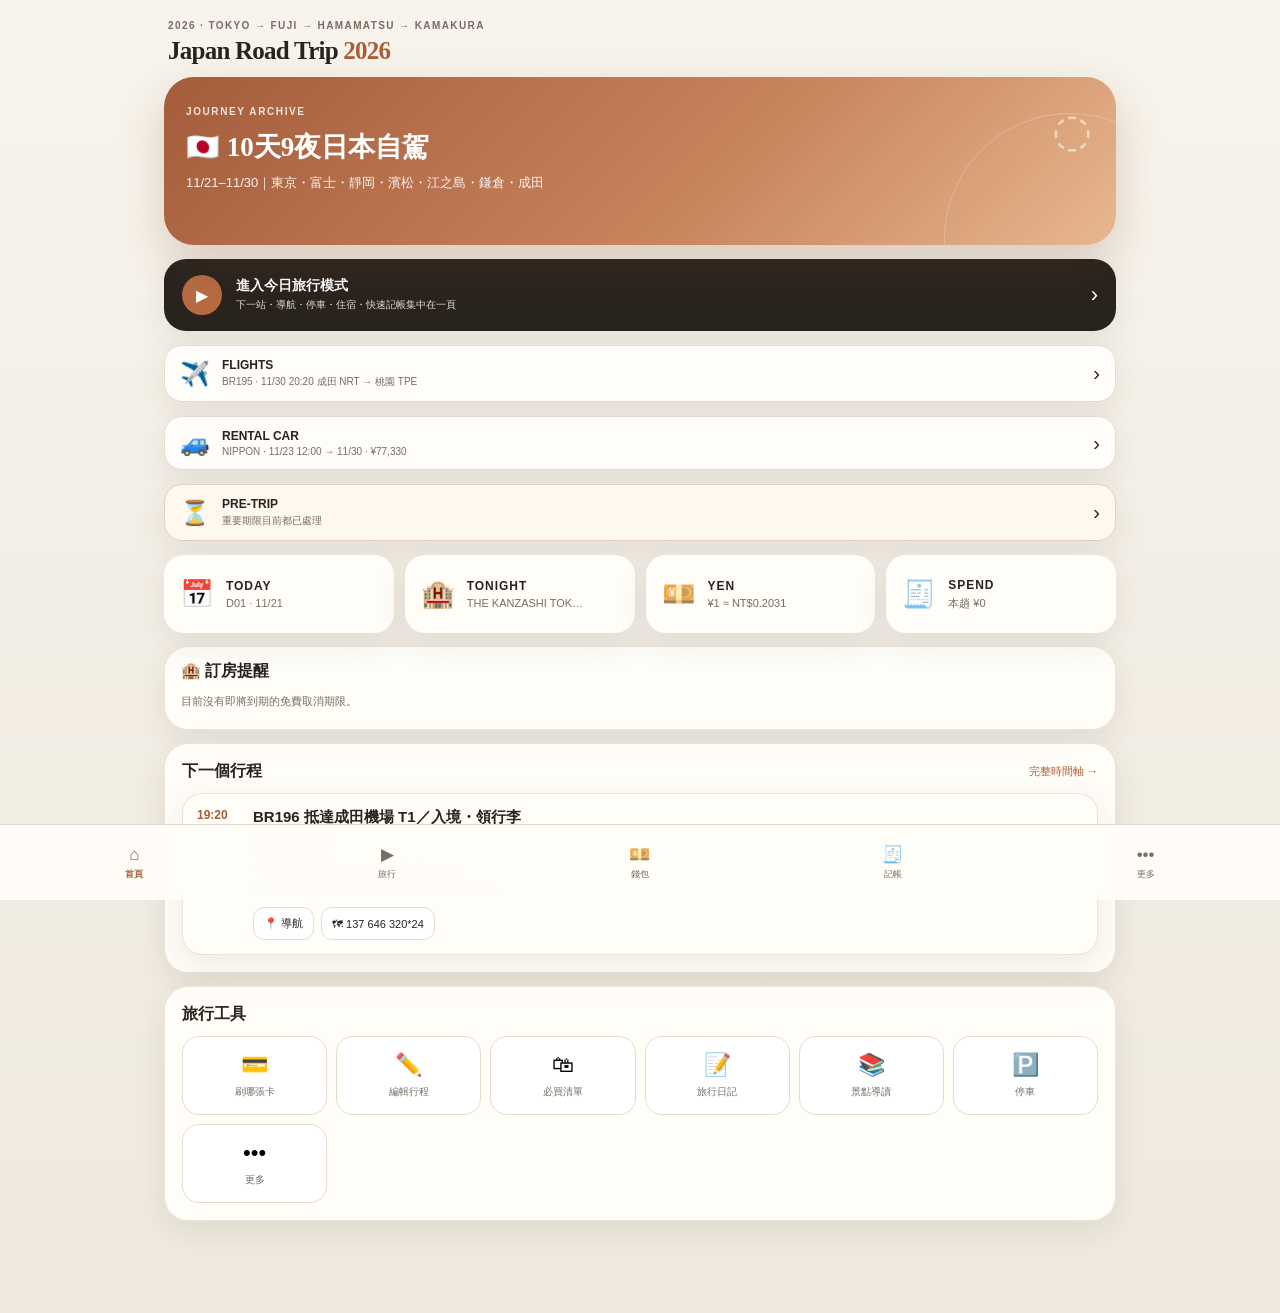
<file: index.html>
<!doctype html>
<html lang="zh-Hant">
<head>
<meta charset="utf-8"><meta name="viewport" content="width=device-width,initial-scale=1,viewport-fit=cover">
<meta name="theme-color" content="#f4efe6"><meta name="apple-mobile-web-app-capable" content="yes"><meta name="apple-mobile-web-app-status-bar-style" content="default">
<title>Japan Road Trip 2026</title><link rel="manifest" href="manifest.json"><link rel="apple-touch-icon" href="icons/icon-192.png"><link rel="stylesheet" href="style.css">
</head>
<body>
<header class="topbar"><div><div class="eyebrow">2026 · TOKYO → FUJI → HAMAMATSU → KAMAKURA</div><h1>Japan Road Trip <span>2026</span></h1></div><button class="iconbtn" id="installBtn" hidden>＋</button></header>
<main>
<section id="homeView" class="view active">
  <div class="hero-card"><div><span class="kicker" id="countdown">TRIP MODE</span><h2 id="heroTitle">🇯🇵 10天9夜日本自駕</h2><p id="heroSub">11/21–11/30｜東京・富士・靜岡・濱松・江之島・鎌倉・成田</p></div><div class="sun">◌</div></div>
  <button class="trip-launch" data-go="trip"><span>▶</span><div><b>進入今日旅行模式</b><small>下一站・導航・停車・住宿・快速記帳集中在一頁</small></div><i>›</i></button>
  <button class="flight-strip" data-go="flights">
    <span>✈️</span><div><b>FLIGHTS</b><small id="homeFlightText">BR196 · 11/21 15:20 TPE T2 → NRT T1</small></div><i>›</i>
  </button>
  <button class="rental-strip" data-go="rental">
    <span>🚙</span><div><b>RENTAL CAR</b><small>NIPPON · 11/23 12:00 → 11/30 · ¥77,330</small></div><i>›</i>
  </button>
  <button class="pretrip-strip" data-go="pretrip">
    <span>⏳</span><div><b>PRE-TRIP</b><small id="homeReminderText">下一個重要期限載入中…</small></div><i>›</i>
  </button>
  <div class="dashboard-grid">
    <button class="dash" data-go="today"><span>📅</span><div><b>TODAY</b><small id="homeTodayText">今日行程</small></div></button>
    <button class="dash" data-go="hotels"><span>🏨</span><div><b>TONIGHT</b><small id="homeHotelText">今晚住宿</small></div></button>
    <button class="dash" data-go="wallet"><span>💴</span><div><b>YEN</b><small id="homeRateText">更新匯率</small></div></button>
    <button class="dash" data-go="expenses"><span>🧾</span><div><b>SPEND</b><small id="homeSpendText">本趟 ¥0</small></div></button>
  </div>
  <section id="homeBookingAlert" class="paper booking-alert"></section>
  <section class="paper"><div class="section-head"><h3>下一個行程</h3><button class="textlink" data-go="today">完整時間軸 →</button></div><div id="nextItem"></div></section>
  <section class="paper"><div class="section-head"><h3>旅行工具</h3></div><div class="tool-grid">
    <button data-go="cards">💳<small>刷哪張卡</small></button><button data-go="itineraryEdit">✏️<small>編輯行程</small></button><button data-go="shopping">🛍<small>必買清單</small></button><button data-go="notes">📝<small>旅行日記</small></button><button data-go="guides">📚<small>景點導讀</small></button><button data-go="parking">🅿️<small>停車</small></button><button data-go="more">•••<small>更多</small></button>
  </div></section>
</section>


<section id="tripView" class="view">
  <div class="page-title trip-title">
    <button class="back" data-go="home">‹</button>
    <div><small>LIVE TRIP MODE</small><h2>今日旅行模式</h2></div>
    <select id="tripDaySelect"></select>
  </div>

  <section class="trip-status">
    <div><small id="tripDateLabel">TODAY</small><h3 id="tripDayTitle">D01</h3><p id="tripProgressText">準備出發</p></div>
    <div class="progress-ring" id="tripProgressRing"><span>0%</span></div>
  </section>

  <section id="tripRentalSection" class="paper trip-rental-section" hidden>
    <div class="section-head"><h3>🚙 今日租車</h3><button class="textlink" data-go="rental">租車詳情 →</button></div>
    <div id="tripRentalCard"></div>
  </section>

  <section id="tripFlightSection" class="paper trip-flight-section" hidden>
    <div class="section-head"><h3>✈️ 今日航班</h3><button class="textlink" data-go="flights">航班詳情 →</button></div>
    <div id="tripFlightCard"></div>
  </section>

  <section class="paper trip-next">
    <div class="section-head"><h3>📍 下一站</h3><button class="textlink" id="tripFullTimeline">完整時間軸 →</button></div>
    <div id="tripNextItem"></div>
    <div class="quick-actions" id="tripQuickActions"></div>
  </section>

  <section class="trip-mini-grid">
    <article class="paper mini-panel">
      <div class="section-head"><h3>🚗 下一段駕駛</h3></div>
      <div id="tripDrive"></div>
    </article>
    <article class="paper mini-panel">
      <div class="section-head"><h3>🏨 今晚住宿</h3></div>
      <div id="tripHotel"></div>
    </article>
  </section>

  <section class="paper">
    <div class="section-head"><h3>🅿️ 今日停車</h3><button class="textlink" data-go="parking">全部停車 →</button></div>
    <div id="tripParking" class="compact-stack"></div>
  </section>

  <section class="paper">
    <div class="section-head"><h3>🆘 今日備案</h3></div>
    <div id="tripPlanB" class="compact-stack"></div>
  </section>

  <section class="paper">
    <div class="section-head"><h3>⏱ 今日時間軸</h3><button class="textlink" id="clearTripDone">清除完成狀態</button></div>
    <div id="tripTimeline" class="trip-timeline"></div>
  </section>

  <section class="paper quick-capture">
    <div class="section-head"><h3>旅行途中快速新增</h3></div>
    <div class="tool-grid">
      <button id="tripAddExpense">🧾<small>新增支出</small></button>
      <button id="tripScanReceipt">📷<small>掃描收據</small></button>
      <button id="tripAddNote">📝<small>寫一句日記</small></button>
      <button data-go="cards">💳<small>刷哪張卡</small></button>
    </div>
  </section>
</section>




<section id="rentalView" class="view">
  <div class="page-title"><button class="back" data-go="home">‹</button><div><small>CAR RENTAL · NIPPON</small><h2>租車資訊</h2></div></div>
  <div class="notice">🚙 取車／還車地點的 Map Code 均採 NIPPON Rent-A-Car 官方營業所資訊；導航時可直接複製。</div>

  <section id="rentalHero" class="rental-hero"></section>

  <div class="rental-office-grid">
    <section id="rentalPickup" class="paper"></section>
    <section id="rentalReturn" class="paper"></section>
  </div>

  <section class="paper">
    <div class="section-head"><h3>💴 費用明細</h3><span class="tag">含稅</span></div>
    <div id="rentalCosts" class="cost-table"></div>
  </section>

  <section class="paper">
    <div class="section-head"><h3>🧰 已包含／附加</h3></div>
    <div id="rentalIncluded" class="included-grid"></div>
  </section>

  <section class="paper rental-alert">
    <div class="section-head"><h3>⚠️ 本次特別提醒</h3></div>
    <p><b>11/23 取車是 12:00，不是早上8點。</b> D03 已調整成午後壓縮版。</p>
    <p><b>11/30 訂單還車時間是19:00，但不要19:00才還車。</b> BR195 20:20 起飛，本行程仍以16:00左右完成還車為安全目標。</p>
  </section>
</section>

<section id="itineraryEditView" class="view">
  <div class="page-title">
    <button class="back" data-go="more">‹</button>
    <div><small>EDITABLE ITINERARY</small><h2>行程編輯</h2></div>
    <button class="roundadd" id="addItineraryBtn">＋</button>
  </div>

  <div class="notice">
    ✏️ 這裡的修改只存在你的裝置，不會改掉 GitHub 原始行程。內建行程可「修改／隱藏／恢復原始值」；自己新增的行程可自由編輯或刪除。私人備份也會包含這些修改。
  </div>

  <section class="paper itinerary-editor-tools">
    <div class="editor-toolbar">
      <label>編輯日期
        <select id="itineraryEditDay"></select>
      </label>
      <button id="resetItineraryDay">↺ 恢復這一天</button>
      <button id="resetAllItinerary" class="danger-soft">⚠️ 恢復全部原始行程</button>
    </div>
  </section>

  <div id="itineraryEditorList" class="editor-list"></div>
</section>

<section id="flightsView" class="view">
  <div class="page-title"><button class="back" data-go="home">‹</button><div><small>AIR · EVA AIR</small><h2>航班資訊</h2></div></div>
  <div class="notice">✈️ 時間以出發／抵達機場當地時間顯示。實際航班、登機門與航廈異動仍以長榮航空及機場當日資訊為準。</div>
  <div id="flightReminder"></div>
  <div id="flightList" class="flight-list"></div>
  <div class="section-head lounge-section-head"><h3>🛋 貴賓室攻略</h3><span class="tag">2026/09/04查核</span></div>
  <div id="loungeList" class="lounge-list"></div>
</section>

<section id="todayView" class="view"><div class="page-title"><button class="back" data-go="home">‹</button><div><small>ITINERARY</small><h2>今日行程</h2></div><div class="title-tools"><button class="small-edit-btn" data-go="itineraryEdit">✏️</button><select id="todaySelect"></select></div></div><div id="todayList" class="timeline"></div></section>
<section id="daysView" class="view"><div class="page-title"><button class="back" data-go="home">‹</button><div><small>ALL DAYS</small><h2>每日行程</h2></div></div><div id="daysTabs" class="day-tabs"></div><div id="daysList" class="timeline"></div></section>
<section id="driveView" class="view"><div class="page-title"><button class="back" data-go="more">‹</button><div><small>ROAD</small><h2>自駕・SA/PA</h2></div></div><div id="driveList" class="timeline"></div></section>
<section id="parkingView" class="view"><div class="page-title"><button class="back" data-go="home">‹</button><div><small>PARKING</small><h2>停車・Plan B</h2></div></div><div id="parkingList" class="card-list"></div></section>
<section id="hotelsView" class="view"><div class="page-title"><button class="back" data-go="home">‹</button><div><small>STAY</small><h2>住宿</h2></div></div><div class="privacy-banner">🔐 GitHub 只放住宿平台、金額、付款狀態與取消期限；訂房號碼、驗證碼、實際使用卡片與私人備註仍只存在這台裝置。</div><div class="notice image-fix-note">🖼 V2.3 起六間飯店封面直接內嵌在 App，不再依賴 GitHub 的 assets 資料夾；如果你曾在 App 內手動換過封面，仍會優先顯示你的本機照片。</div><div id="hotelList" class="hotel-grid"></div></section>
<section id="planbView" class="view"><div class="page-title"><button class="back" data-go="more">‹</button><div><small>BACKUP</small><h2>Plan B</h2></div></div><div id="planbList" class="timeline"></div></section>

<section id="walletView" class="view"><div class="page-title"><button class="back" data-go="home">‹</button><div><small>MONEY</small><h2>日幣換算</h2></div></div>
  <section class="paper rate-card"><div class="section-head"><h3>JPY → TWD</h3><span id="rateStamp" class="tag">尚未更新</span></div><div class="rate-row"><span>¥1</span><b>=</b><input id="rateInput" inputmode="decimal" value="0.203115"><span>NT$</span></div><div class="actions"><button id="fetchRate" class="primary">🌐 線上更新</button><button id="saveRate">儲存手動匯率</button></div><p class="hint">參考市場匯率；信用卡實際入帳仍依發卡銀行清算匯率與國外交易服務費。</p></section>
  <section class="paper"><div class="converter"><label>日幣<input id="jpyInput" inputmode="numeric" placeholder="例如 12800"></label><div class="swap">⇄</div><label>台幣<input id="twdInput" inputmode="numeric" placeholder="自動換算"></label></div></section>
  <button class="bigmenu" data-go="cards">💳 <span><b>信用卡攻略</b><small>比較日本刷卡回饋＋Visa/Mastercard/JCB</small></span><i>›</i></button>
</section>

<section id="cardsView" class="view">
  <div class="page-title"><button class="back" data-go="wallet">‹</button><div><small>CARD GUIDE · VERIFIED 2026/09/04</small><h2>日本刷哪張卡？</h2></div></div>
  <section class="paper compare-card">
    <div class="section-head"><h3>💳 即時比一比</h3><button id="cardProfileBtn" class="textlink">資格 / 卡組織設定</button></div>
    <div class="compare-form">
      <label>消費情境
        <select id="cardScenario">
          <option value="physical">日本一般實體</option>
          <option value="mobile">Apple Pay / Google Pay</option>
          <option value="booking">海外網路 / 訂房</option>
          <option value="paypay">PayPay</option>
          <option value="drugstore">日本藥妝 / 電器</option>
        </select>
      </label>
      <label>金額（日圓）
        <input id="cardAmount" inputmode="numeric" value="10000">
      </label>
      <label>海外交易費估算
        <select id="foreignFee">
          <option value="1.5">1.5%</option>
          <option value="0">0%</option>
        </select>
      </label>
      <button id="compareCardsBtn" class="primary">比較</button>
    </div>
    <p class="hint">結果以你設定的登錄/自扣資格計算「最高可得回饋」；活動上限、排除項目與清算匯率仍以銀行入帳為準。</p>
    <div id="cardCompareResult" class="compare-results"></div>
  </section>
  <div class="filterchips" id="cardFilters"><button class="active" data-filter="all">全部權益</button><button data-filter="5">優先卡</button><button data-filter="network">Visa / Mastercard / JCB</button></div>
  <div id="cardsList" class="card-list"></div>
</section>

<section id="expensesView" class="view">
  <div class="page-title"><button class="back" data-go="home">‹</button><div><small>EXPENSES</small><h2>旅行記帳</h2></div><button class="roundadd" id="addExpenseBtn">＋</button></div>
  <div class="expense-tools"><button id="scanReceiptBtn" class="primary">📷 掃描收據 Beta</button><span id="ocrStatus" class="hint">第一次辨識需網路下載日文 OCR 模組；辨識後一定要人工確認。</span></div>
  <input type="file" id="receiptInput" accept="image/*" capture="environment" hidden>
  <div id="expenseSummary" class="summary-grid"></div>
  <div id="expenseBreakdown" class="paper expense-breakdown"></div>
  <div id="expenseList" class="card-list"></div>
  <div class="footer-actions"><button id="exportExpenses">匯出 CSV</button></div>
</section>

<section id="shoppingView" class="view"><div class="page-title"><button class="back" data-go="home">‹</button><div><small>SHOPPING</small><h2>必買清單</h2></div><button class="roundadd" id="addShoppingBtn">＋</button></div><div class="filterchips" id="shoppingFilters"><button class="active" data-cat="all">全部</button><button data-cat="食品">🍪 食品</button><button data-cat="電器">🔌 電器</button><button data-cat="藥妝">💊 藥妝</button><button data-cat="雜貨">🧸 雜貨</button></div><div id="shoppingList" class="card-list"></div></section>

<section id="notesView" class="view">
  <div class="page-title"><button class="back" data-go="home">‹</button><div><small>JOURNAL</small><h2>旅行日記</h2></div><button class="roundadd" id="addNoteBtn">＋</button></div>
  <div class="notice">📷 照片會壓縮後存在這台裝置；原始照片請留在相簿。回國後可把日記、小照片、花費與已購清單做成回憶錄。</div>
  <div id="noteSummary" class="summary-grid"></div>
  <div id="notesList" class="note-grid"></div>
  <div class="footer-actions">
    <button id="previewMemoir" class="primary">📖 預覽／列印回憶錄</button>
    <button id="downloadMemoir">⬇️ 下載回憶錄 HTML</button>
  </div>
</section>

<section id="guidesView" class="view"><div class="page-title"><button class="back" data-go="home">‹</button><div><small>READ BEFORE YOU GO</small><h2>景點導讀</h2></div></div><div id="guideList" class="card-list"></div></section>
<section id="guideDetailView" class="view"><div class="page-title"><button class="back" data-go="guides">‹</button><div><small>FIELD GUIDE</small><h2 id="guideTitle">導讀</h2></div></div><article id="guideBody" class="guide-paper"></article></section>


<section id="pretripView" class="view">
  <div class="page-title">
    <button class="back" data-go="more">‹</button>
    <div><small>PRE-TRIP CENTER</small><h2>出發前提醒中心</h2></div>
    <button id="exportReminderIcs" class="small-edit-btn">📅</button>
  </div>
  <div class="notice">⏳ 訂房取消期限來自目前 App 內住宿資料；信用卡／貴賓室屬會變動資訊，已另外列為「出發前再確認」。完成的項目會自動收到下方。</div>
  <div id="pretripSummary" class="summary-grid"></div>

  <section class="paper">
    <div class="section-head"><h3>近期重要期限</h3><button id="toggleDoneReminders" class="textlink">顯示已完成</button></div>
    <div id="reminderList" class="reminder-list"></div>
  </section>

  <section class="paper">
    <div class="section-head"><h3>出發前最後複查</h3></div>
    <div id="recheckList" class="reminder-list"></div>
  </section>
</section>

<section id="systemView" class="view">
  <div class="page-title">
    <button class="back" data-go="more">‹</button>
    <div><small>SYSTEM · V2.8</small><h2>版本與備份</h2></div>
  </div>

  <section class="system-hero">
    <div><small>CURRENT VERSION</small><h2>Japan Road Trip 2026</h2><p id="systemVersion">V2.8 · FINAL QA</p></div>
    <span id="updateBadge" class="system-badge">檢查中</span>
  </section>

  <section class="paper">
    <div class="section-head"><h3>🔄 更新管理</h3></div>
    <div id="updateStatus" class="system-status"></div>
    <div class="footer-actions">
      <button id="checkUpdateBtn">檢查 GitHub 最新版</button>
      <button id="reloadLatestBtn" class="primary">安全重新載入最新版</button>
    </div>
    <p class="hint">「安全重新載入」只清除 PWA 快取並重新抓程式，不會清除 IndexedDB、行程修改、記帳、日記或訂房私人資料。</p>
  </section>

  <section class="paper">
    <div class="section-head"><h3>💾 備份健康檢查</h3><span id="backupHealthBadge" class="tag">檢查中</span></div>
    <div id="backupHealth" class="health-grid"></div>
    <div class="footer-actions">
      <button id="systemExportBackup" class="primary">立即匯出完整備份</button>
      <button data-go="qa">執行出發前測試</button>
    </div>
  </section>

  <section class="paper">
    <div class="section-head"><h3>📦 本機儲存空間</h3></div>
    <div id="storageHealth" class="system-status"></div>
  </section>
</section>

<section id="qaView" class="view">
  <div class="page-title">
    <button class="back" data-go="system">‹</button>
    <div><small>FINAL QA</small><h2>出發前系統測試</h2></div>
    <button id="runQaBtn" class="small-edit-btn">▶</button>
  </div>

  <div class="notice">🧪 這個測試不會刪除資料。它會檢查 PWA 快取、IndexedDB、私人資料、Google Maps / Map Code、行程編輯狀態與 OCR 使用條件。</div>

  <section class="qa-score">
    <div><small>READINESS</small><h2 id="qaScore">尚未執行</h2><p id="qaSubtitle">按右上角 ▶ 開始</p></div>
    <div class="progress-ring qa-ring" id="qaRing"><span>—</span></div>
  </section>

  <div id="qaList" class="qa-list"></div>

  <section class="paper">
    <div class="section-head"><h3>建議出發前實機測試</h3></div>
    <div class="qa-manual">
      <button onclick="go('trip')">▶ 打開旅行模式</button>
      <button onclick="go('expenses')">🧾 測試新增一筆支出</button>
      <button onclick="go('itineraryEdit')">✏️ 檢查行程編輯</button>
      <button onclick="go('hotels')">🏨 檢查私人住宿資料</button>
    </div>
  </section>
</section>

<section id="moreView" class="view"><div class="page-title"><button class="back" data-go="home">‹</button><div><small>TOOLS</small><h2>更多</h2></div></div><div class="menu-list"><button data-go="pretrip">⏳ <span>出發前提醒中心</span><i>›</i></button><button data-go="system">⚙️ <span>版本・備份・系統測試</span><i>›</i></button><button data-go="rental">🚙 <span>租車資訊</span><i>›</i></button><button data-go="itineraryEdit">✏️ <span>行程編輯</span><i>›</i></button><button data-go="flights">✈️ <span>航班資訊</span><i>›</i></button><button data-go="days">🗓️ <span>每日行程</span><i>›</i></button><button data-go="drive">🚗 <span>自駕・SA/PA</span><i>›</i></button><button data-go="planb">🆘 <span>Plan B</span><i>›</i></button><button data-go="checklist">✅ <span>出發前確認</span><i>›</i></button><button id="importPrivateBtn">🔐 <span>匯入私人訂房資料</span><i>›</i></button><button id="exportBackupBtn">💾 <span>匯出私人資料備份</span><i>›</i></button><button id="importBackupBtn">♻️ <span>還原備份</span><i>›</i></button></div><input type="file" id="importFile" accept="application/json" hidden><input type="file" id="backupFile" accept="application/json" hidden></section>
<section id="checklistView" class="view"><div class="page-title"><button class="back" data-go="more">‹</button><div><small>PRE-TRIP</small><h2>出發前確認</h2></div></div><div id="checklist" class="checklist"></div><div class="footer-actions"><button id="resetChecklist">清除勾選</button></div></section>
</main>
<nav class="bottom-nav"><button data-go="home" class="active"><span>⌂</span><small>首頁</small></button><button data-go="trip"><span>▶</span><small>旅行</small></button><button data-go="wallet"><span>💴</span><small>錢包</small></button><button data-go="expenses"><span>🧾</span><small>記帳</small></button><button data-go="more"><span>•••</span><small>更多</small></button></nav>

<dialog id="editDialog"><form method="dialog" id="editForm"><div class="modal-head"><h3 id="dialogTitle">新增</h3><button value="cancel" class="close">×</button></div><div id="dialogFields"></div><div class="modal-actions"><button value="cancel">取消</button><button value="default" id="dialogSave" class="primary">儲存</button></div></form></dialog>
<script src="data.js"></script><script src="reference.js"></script><script src="db.js"></script><script src="app.js"></script>
</body></html>
</file>
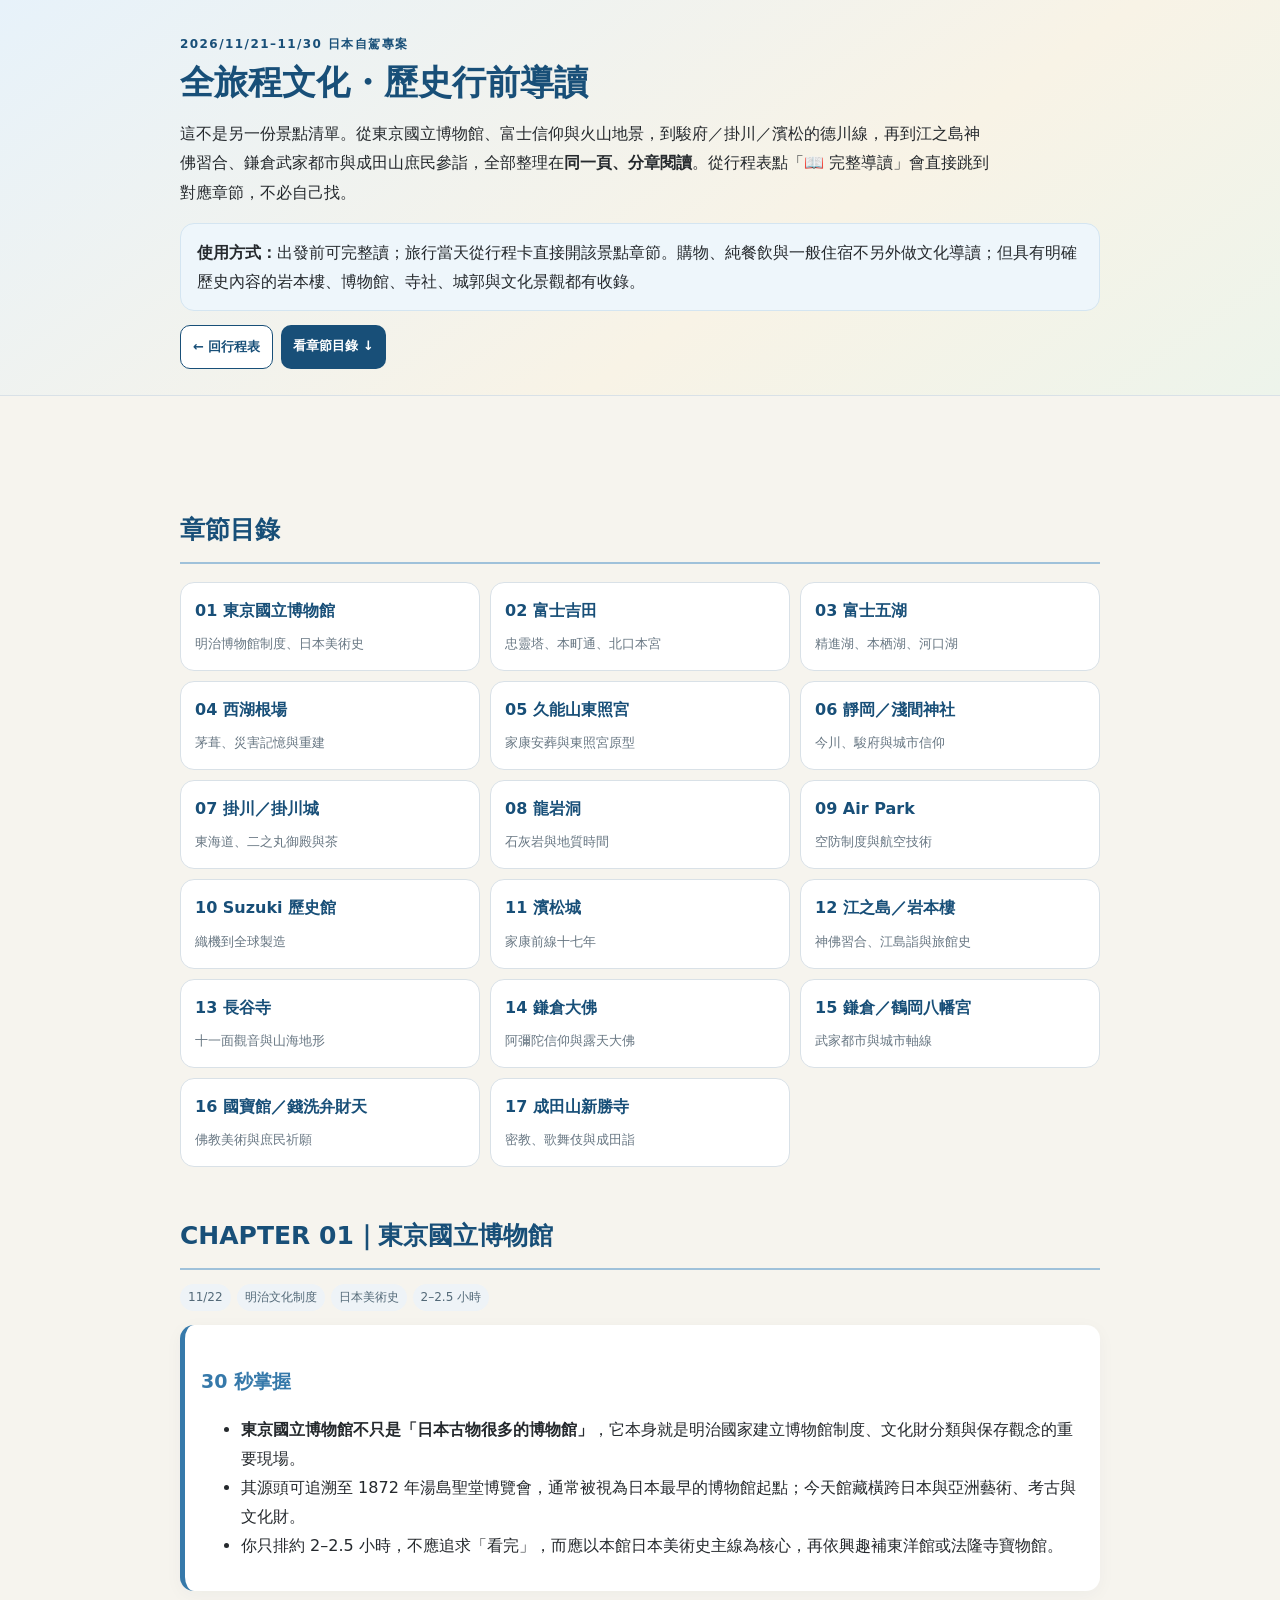
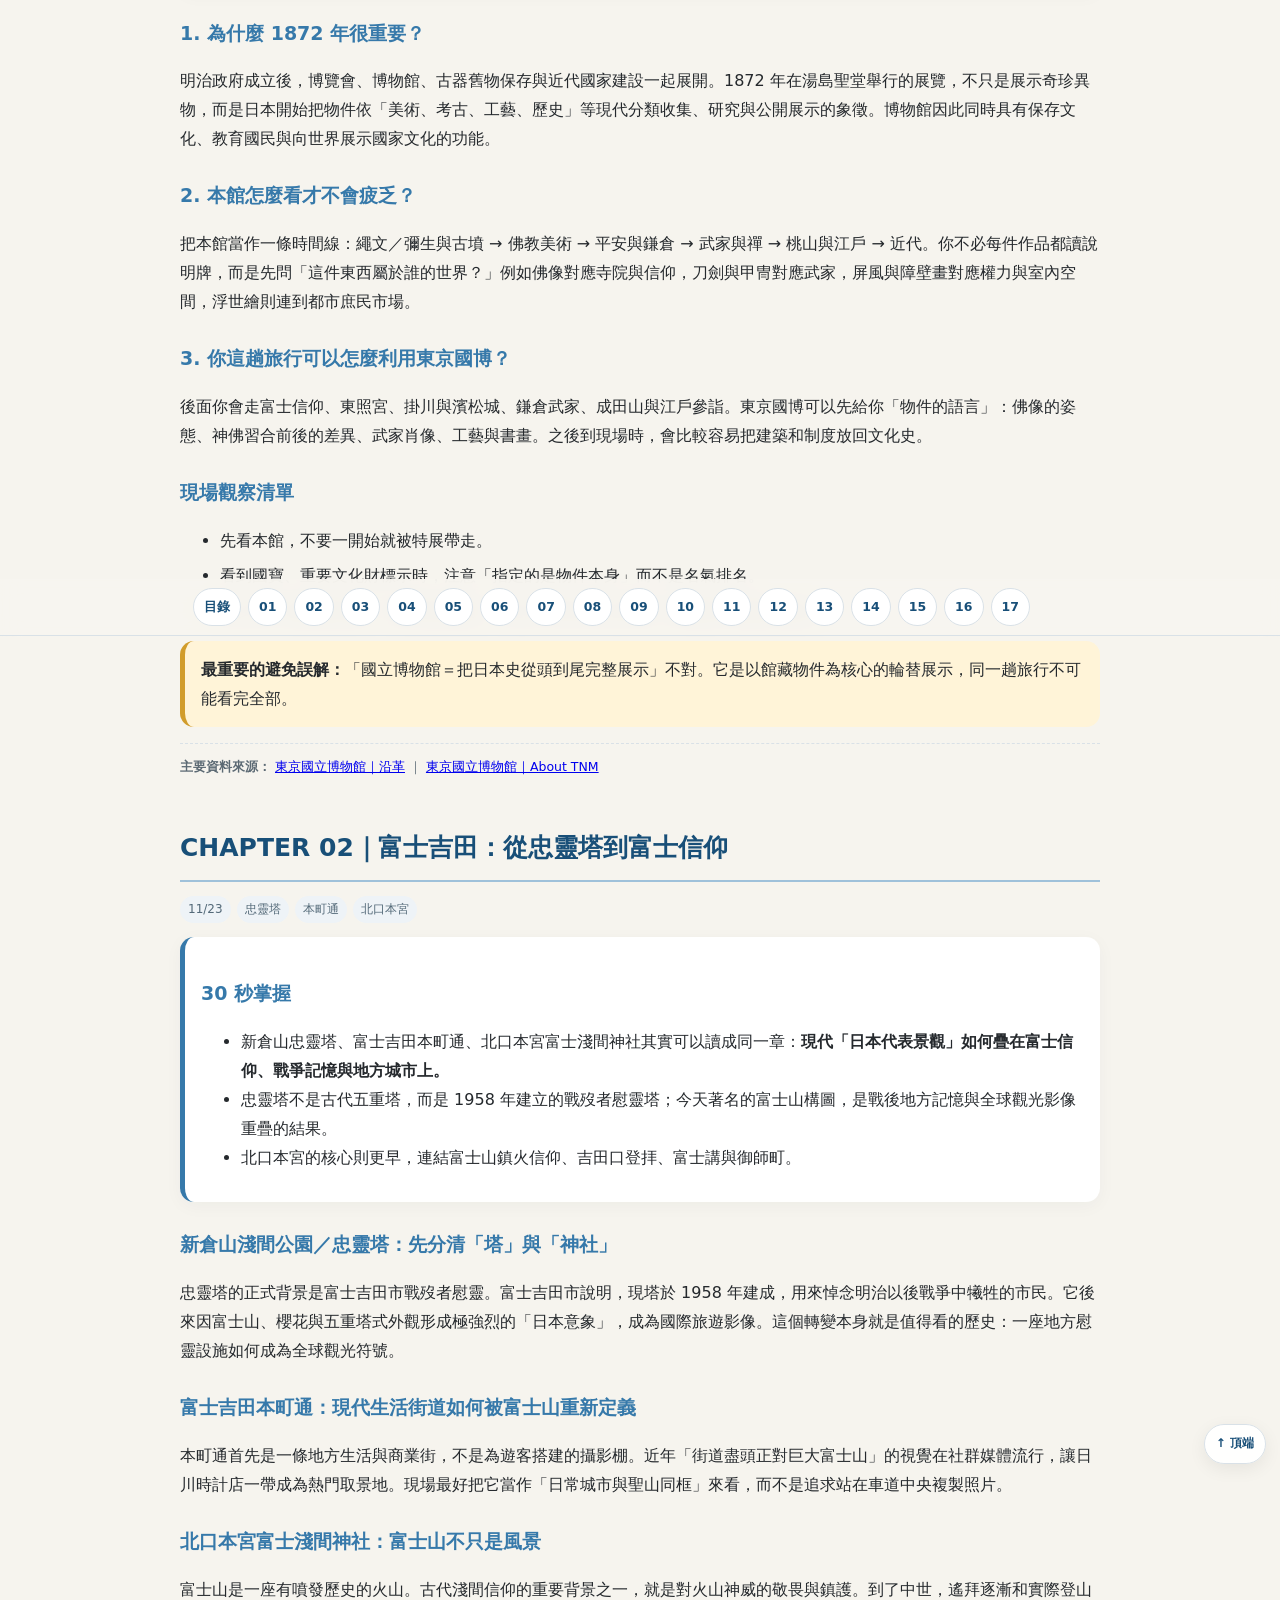
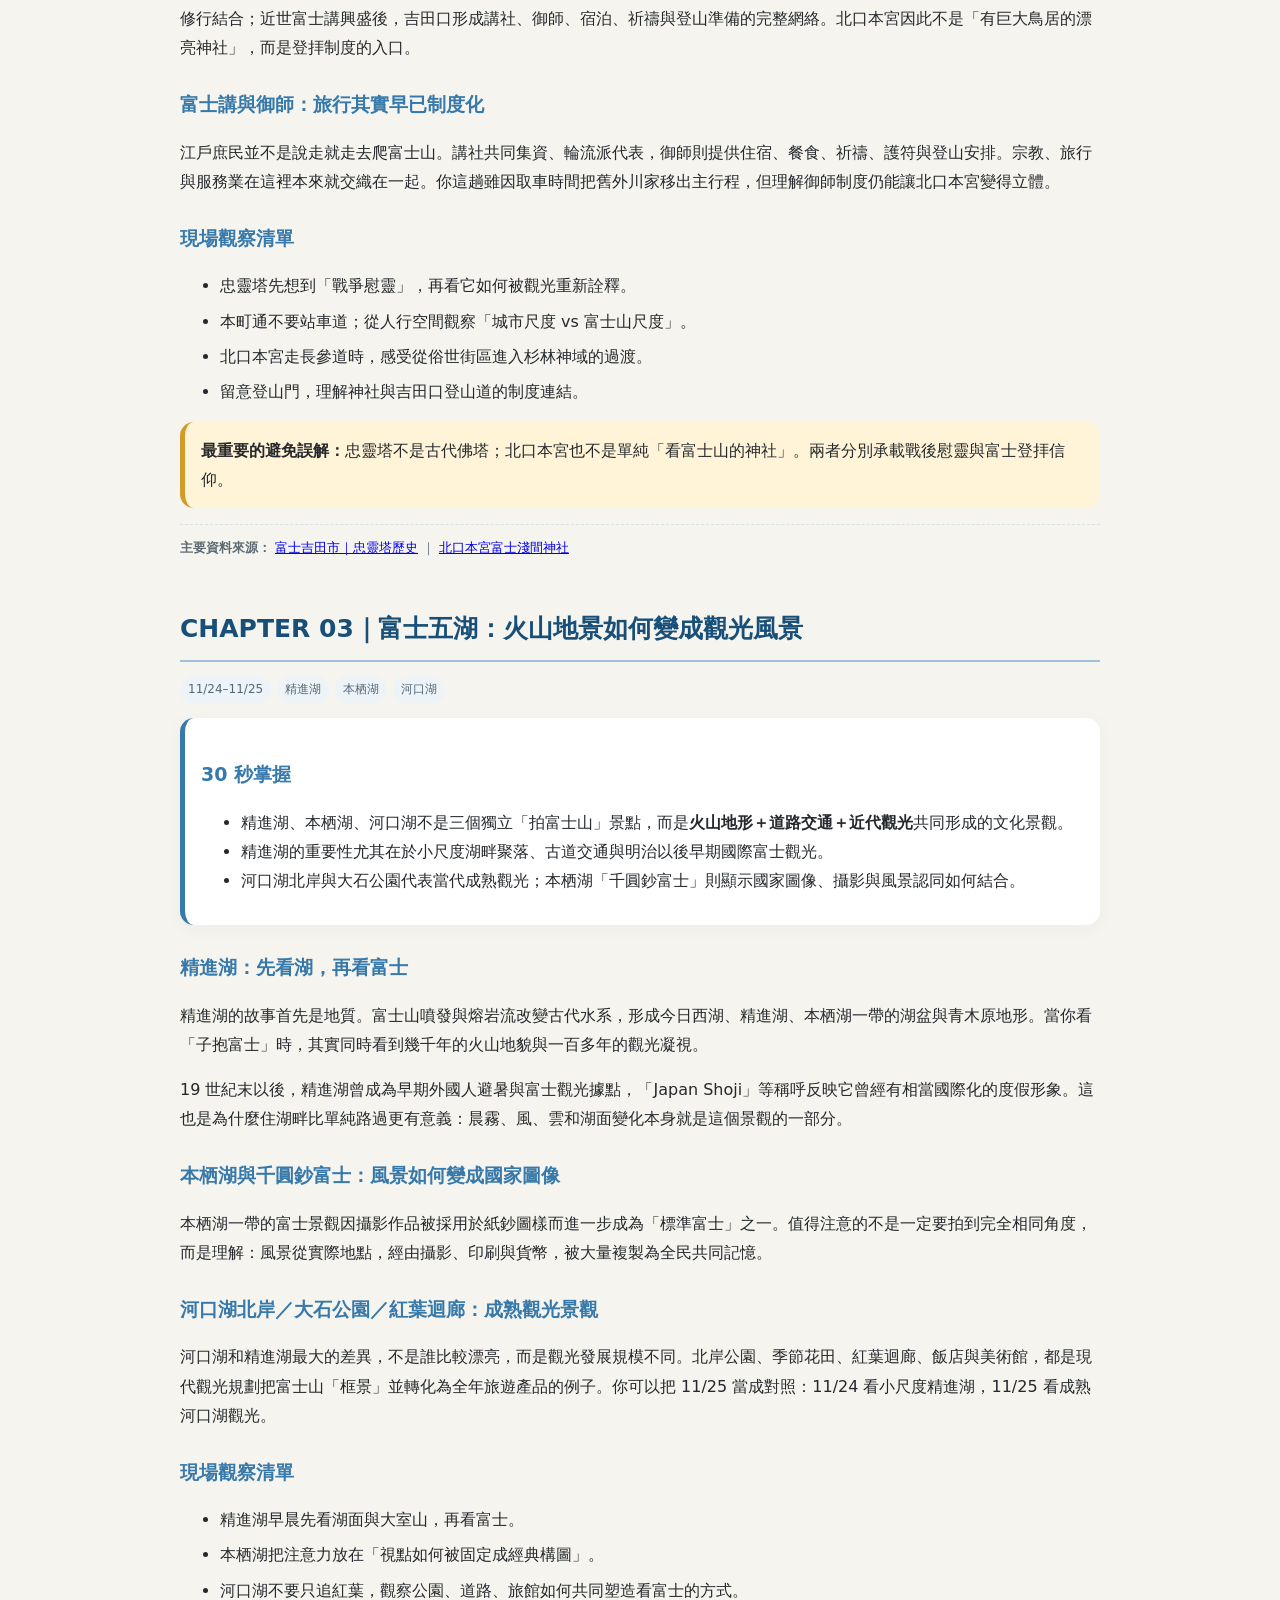
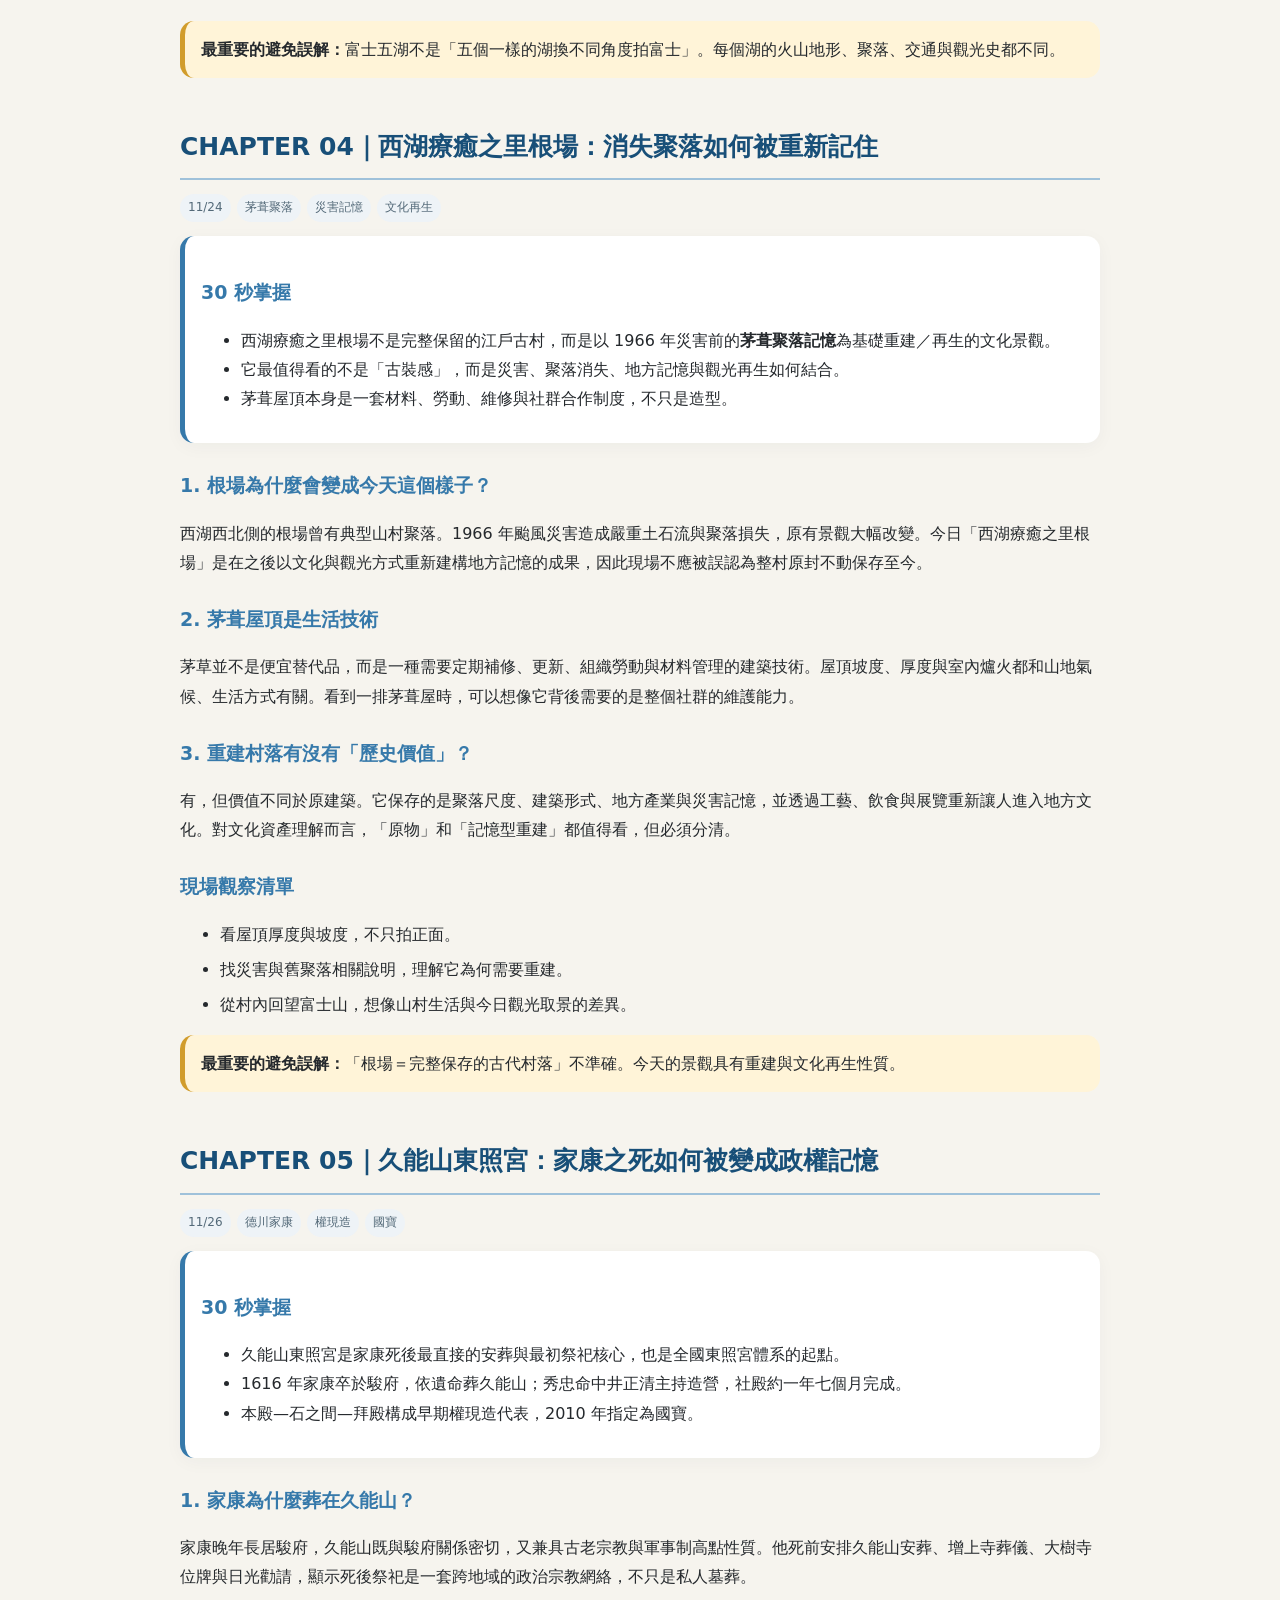
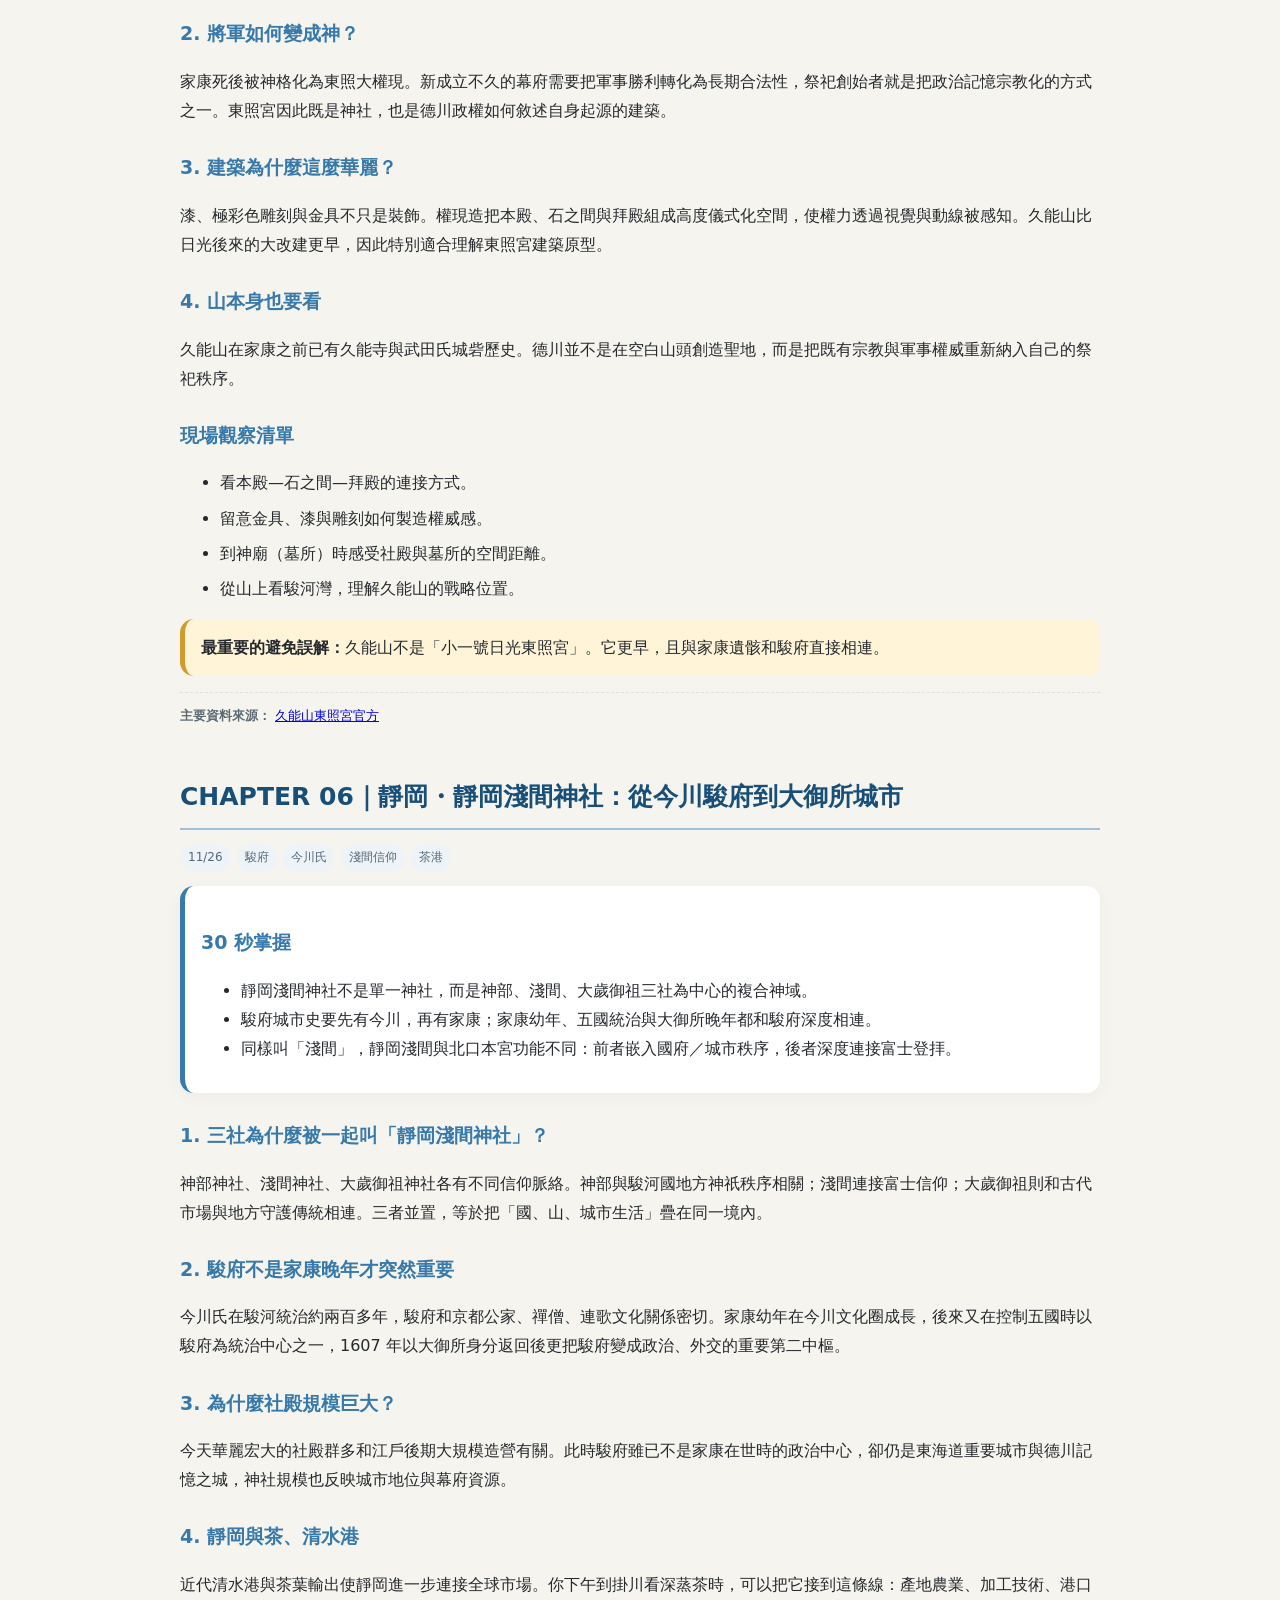
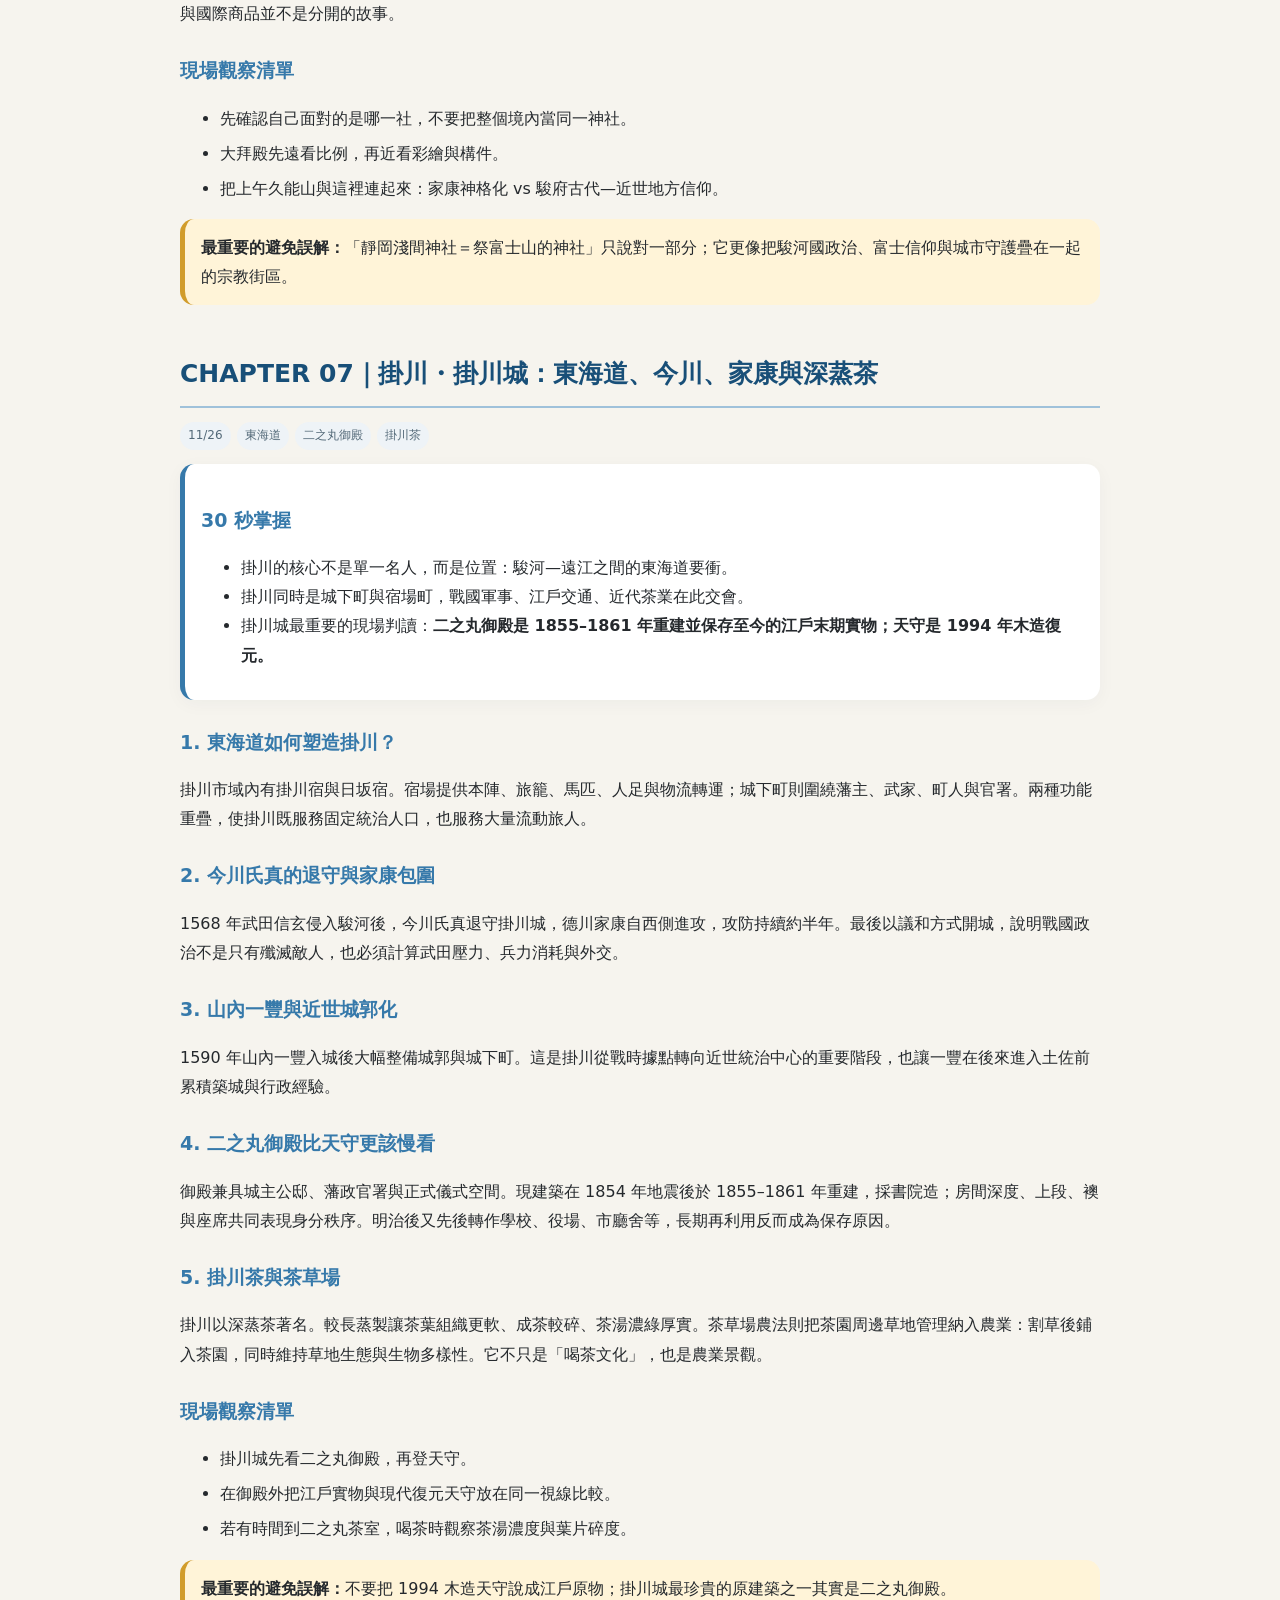
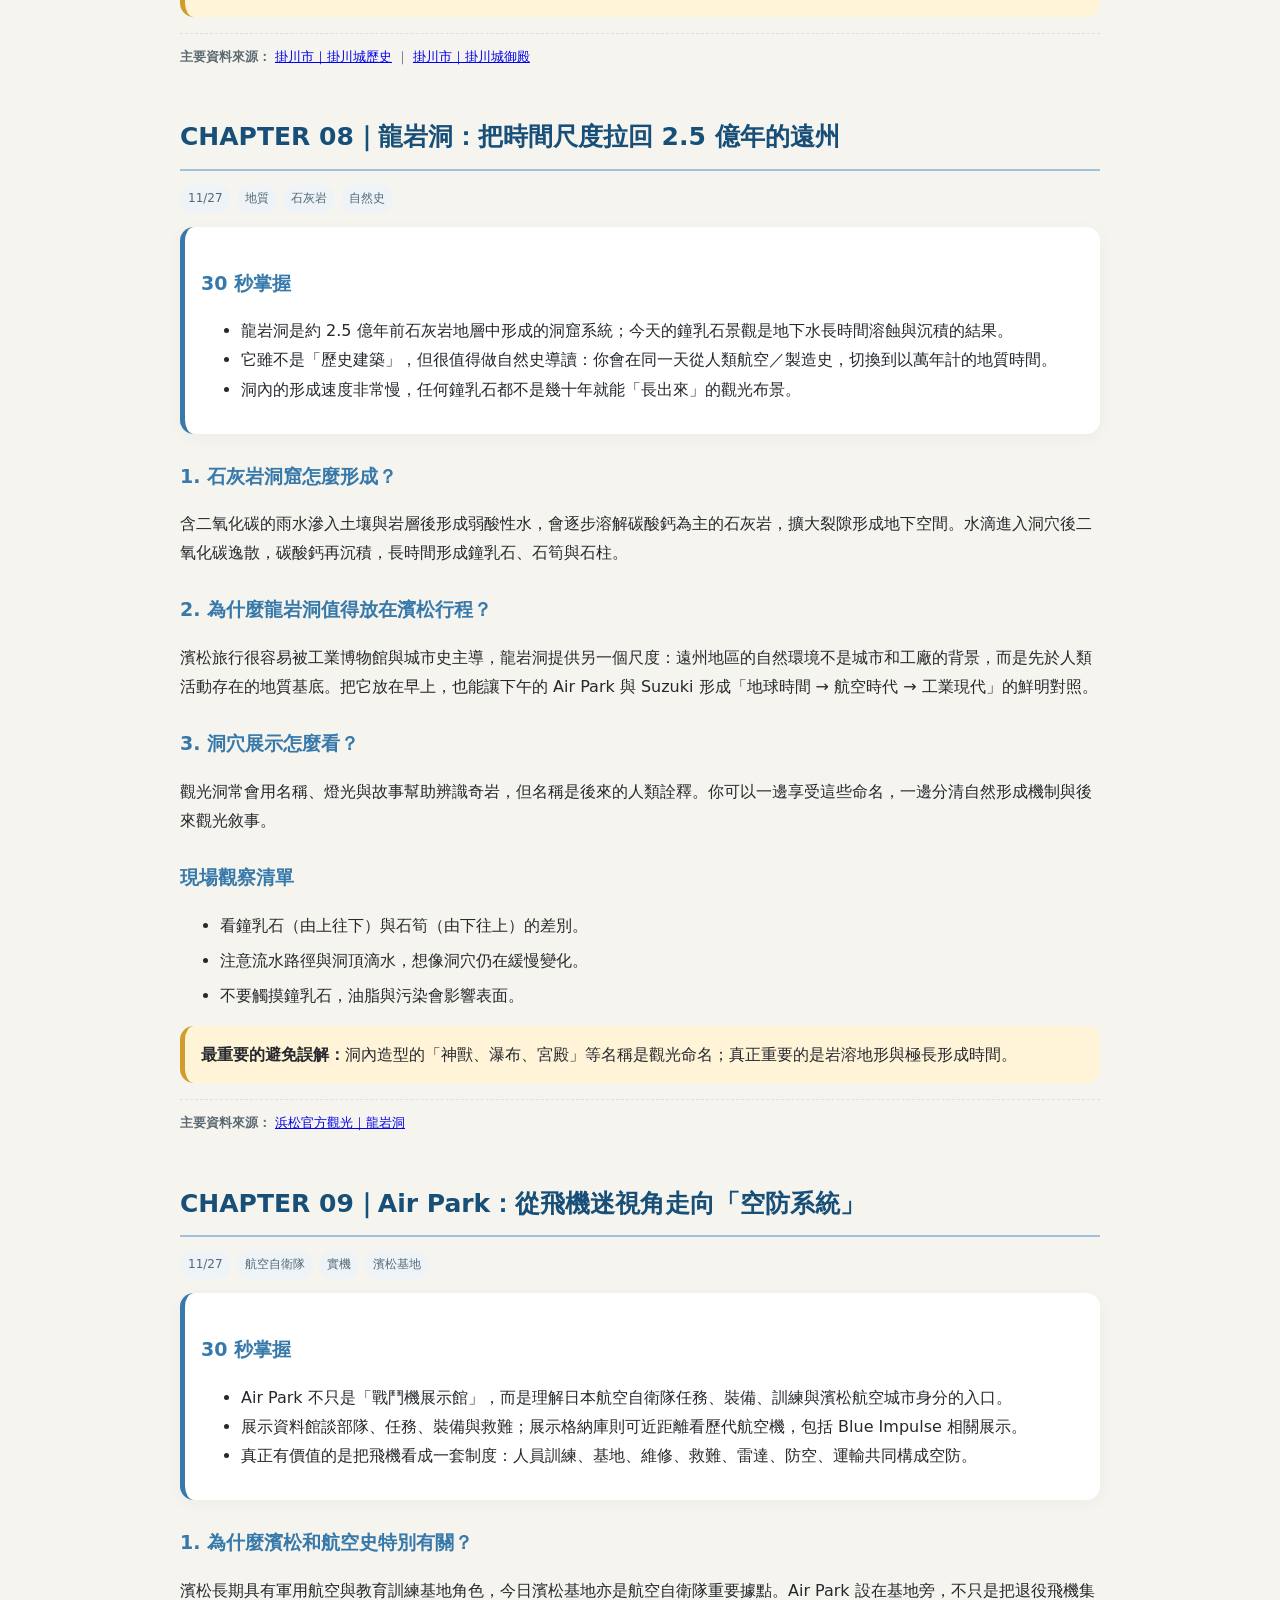
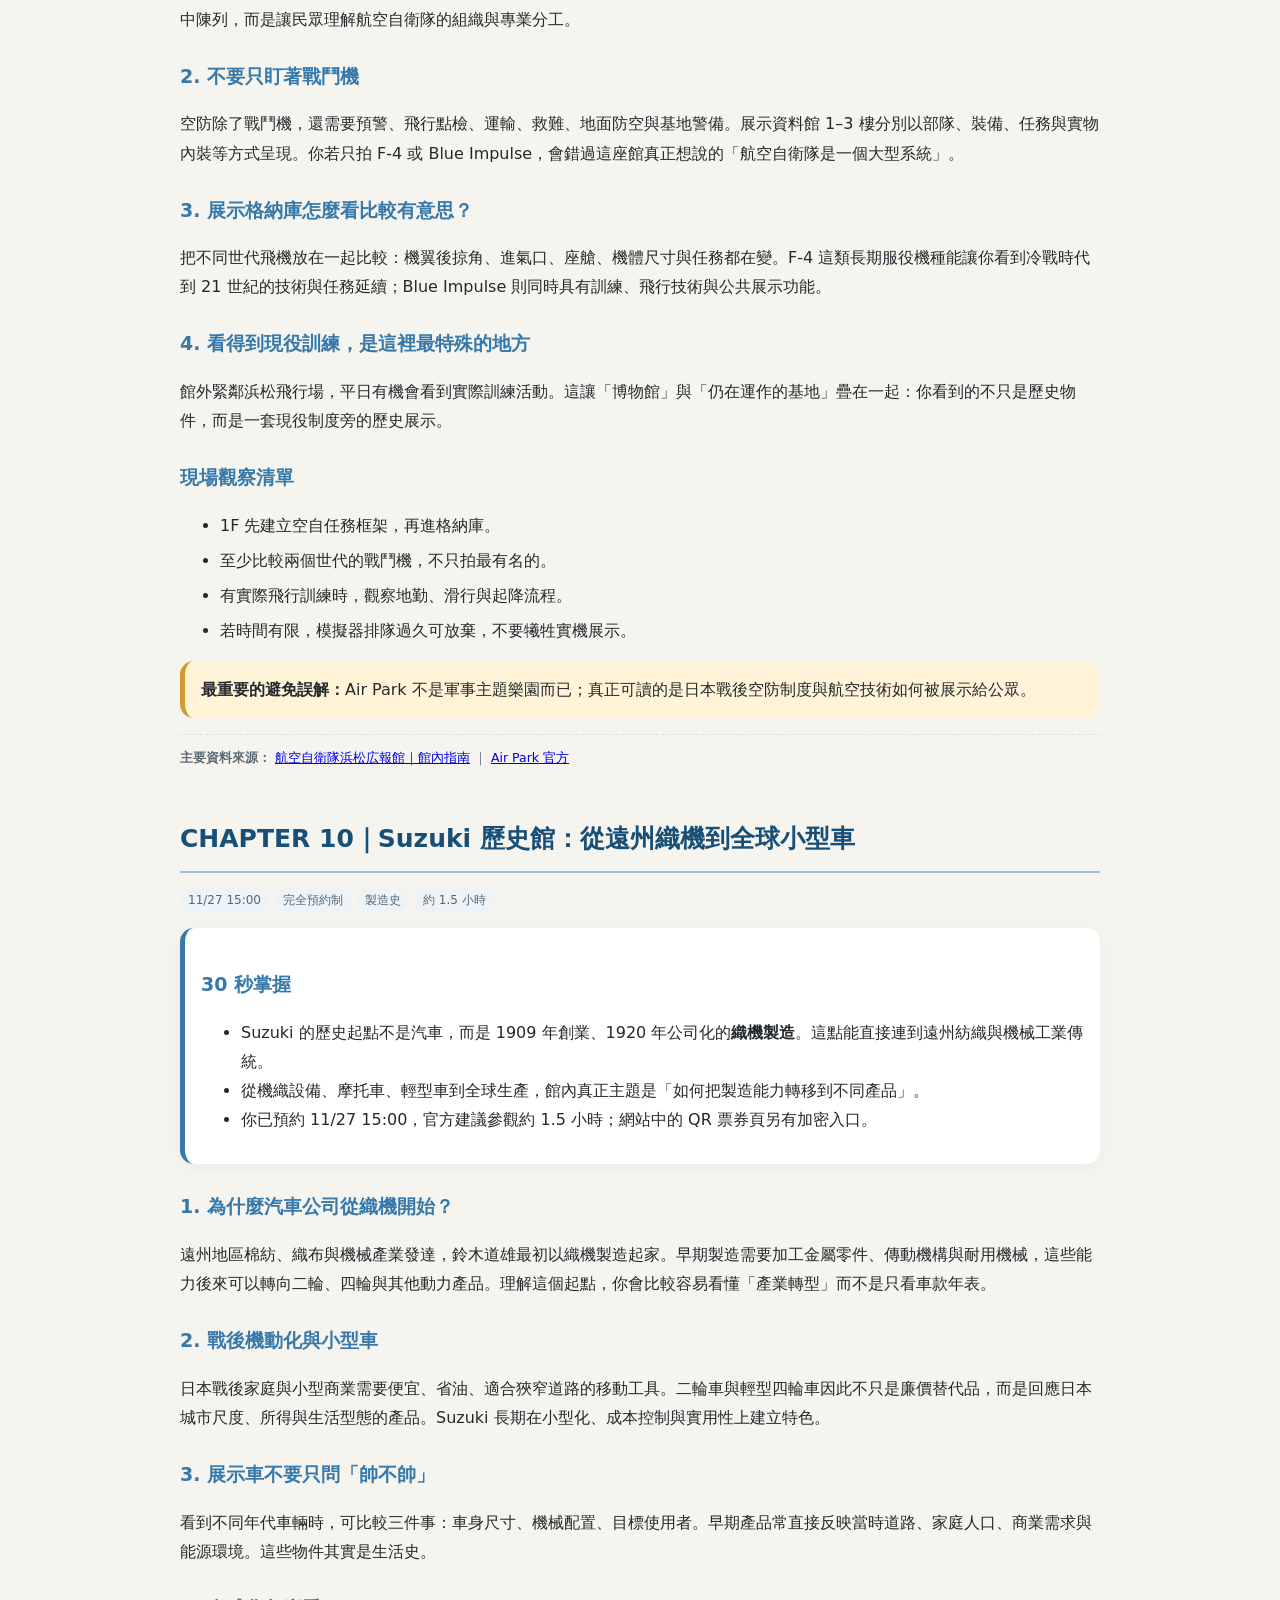
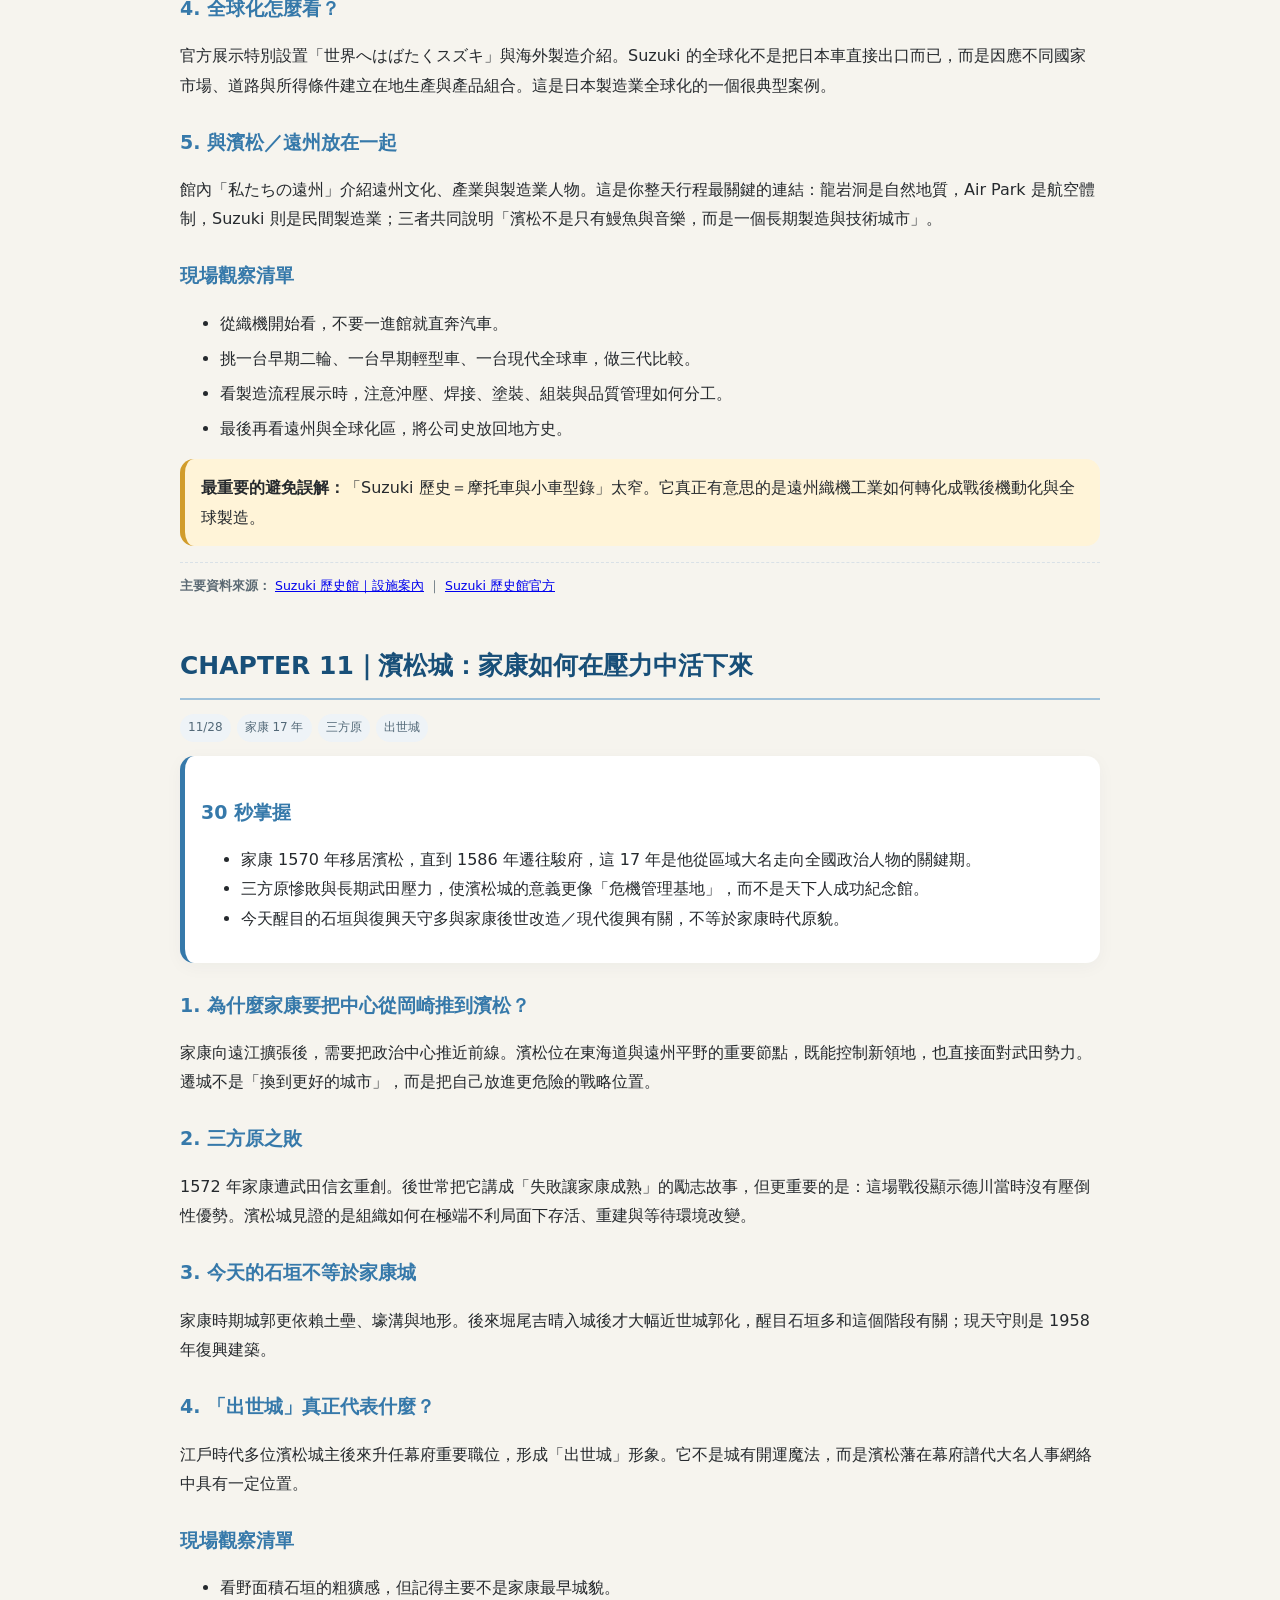
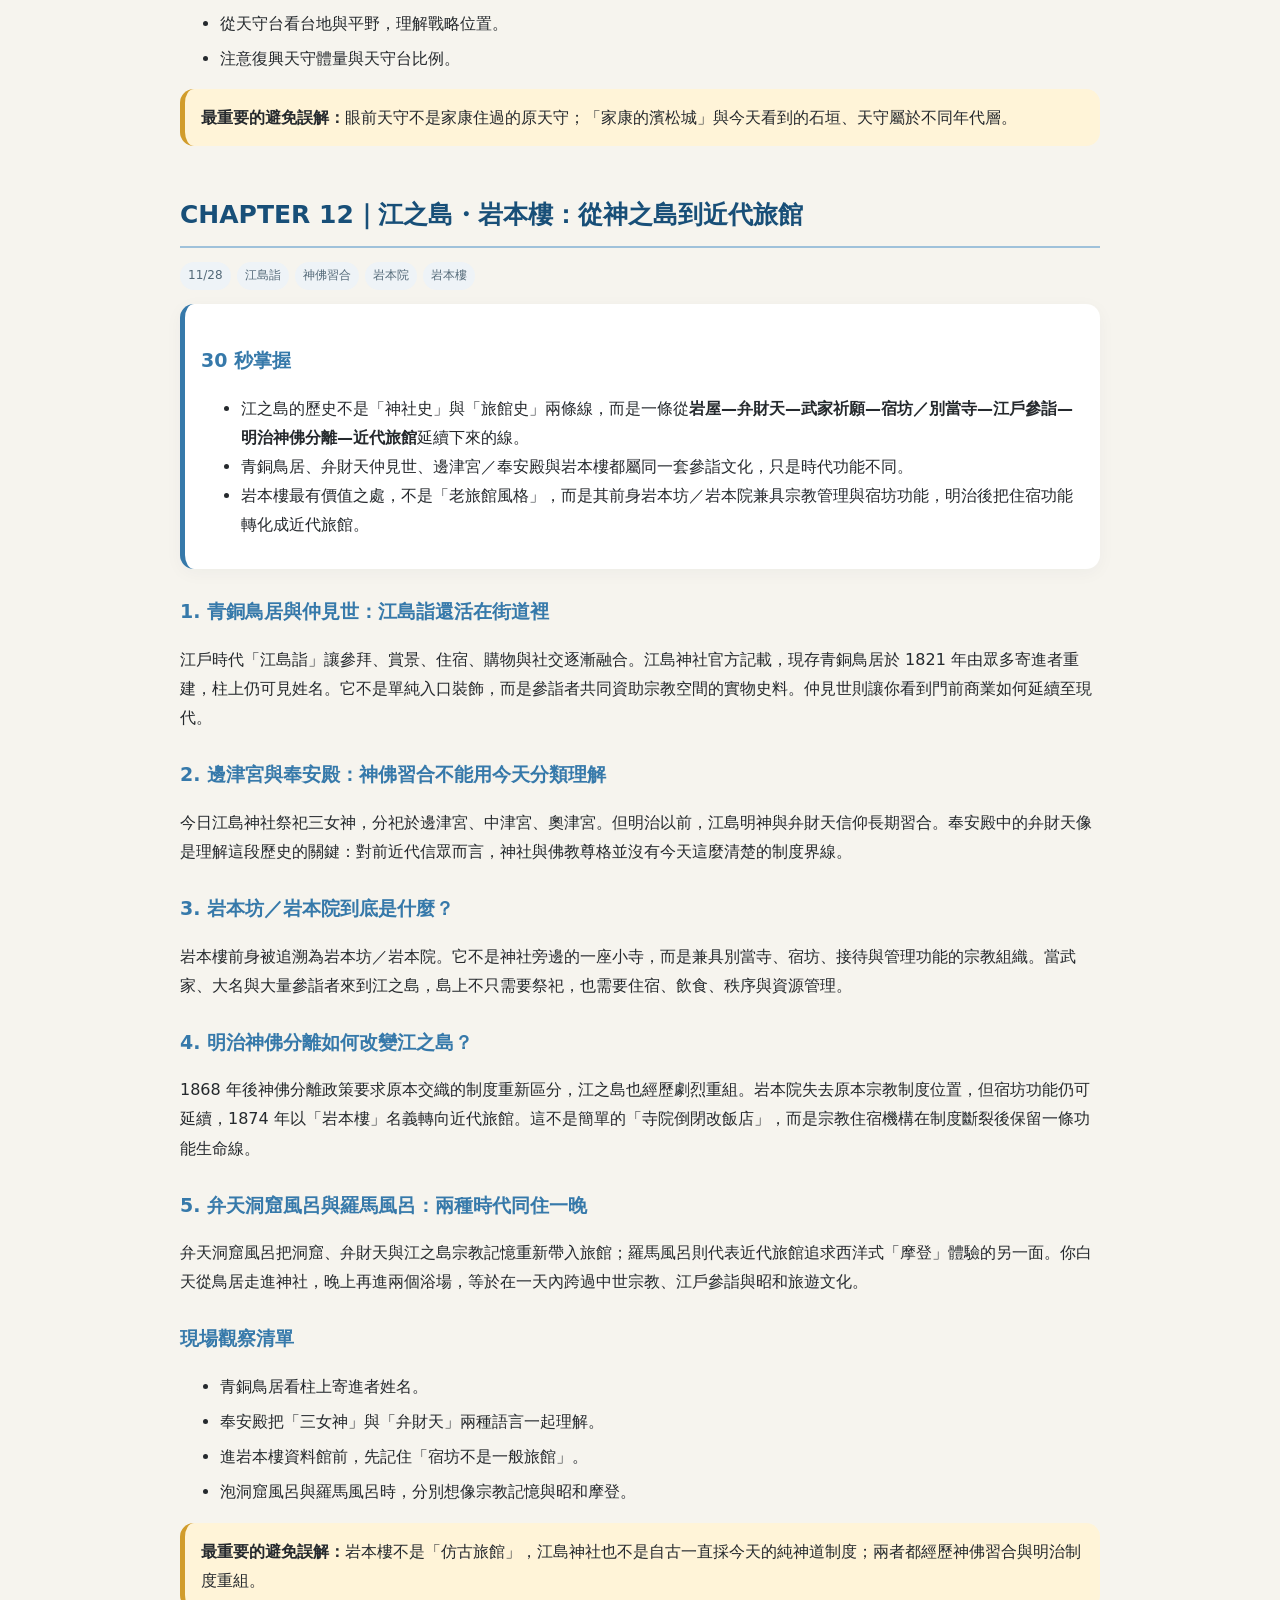
<file: kakegawa-guide.html>
<!doctype html><html><head><meta charset="utf-8"><meta http-equiv="refresh" content="0;url=trip-guide.html#kakegawa-guide"><meta name="viewport" content="width=device-width,initial-scale=1"><title>前往全旅程導讀</title></head><body><p><a href="trip-guide.html#kakegawa-guide">前往掛川完整導讀</a></p></body></html>
</file>
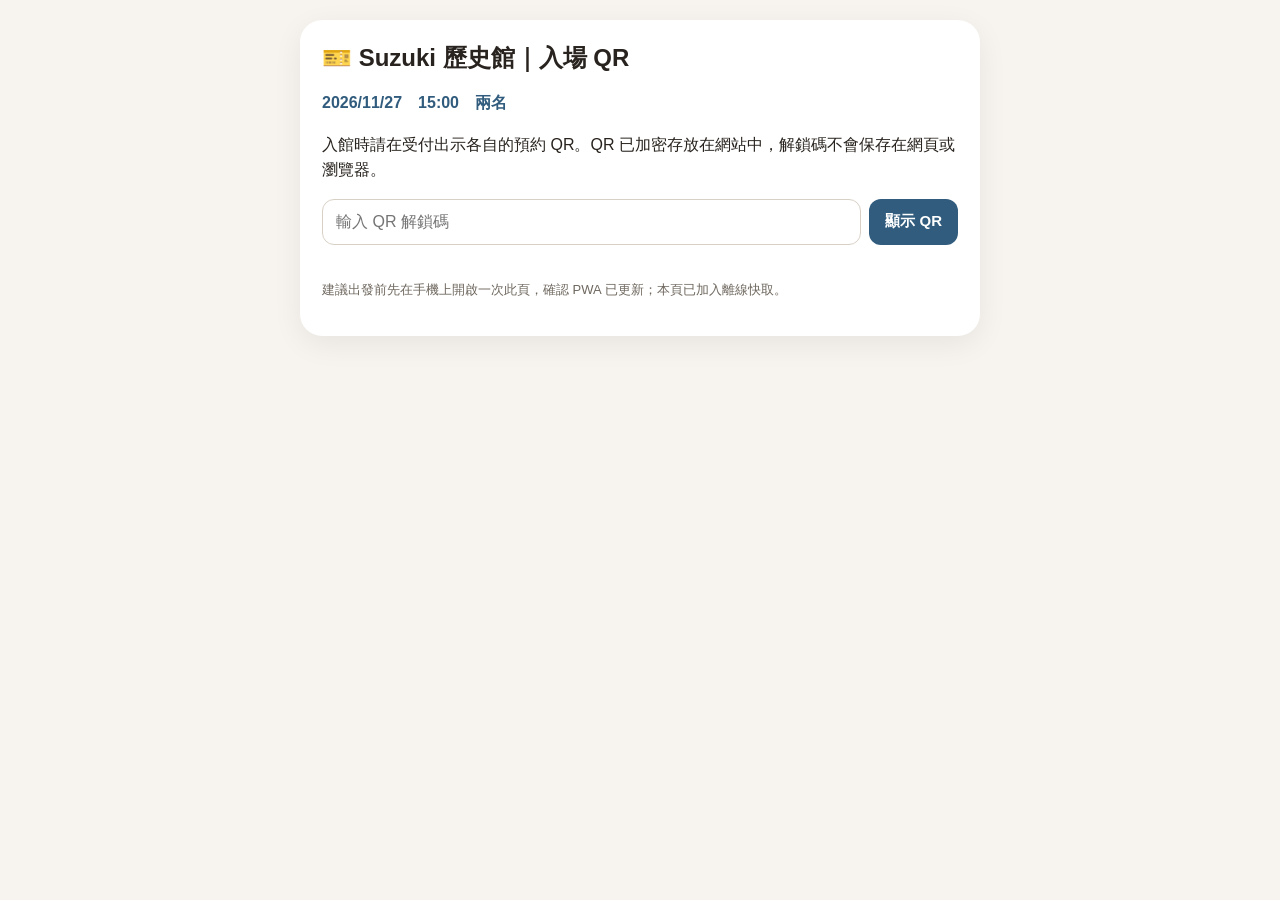
<file: suzuki-tickets.html>
<!doctype html>
<html lang="zh-Hant"><head><meta charset="utf-8"><meta name="viewport" content="width=device-width,initial-scale=1,viewport-fit=cover">
<meta name="robots" content="noindex,nofollow"><title>Suzuki 歷史館｜入場 QR</title>
<style>
:root{font-family:-apple-system,BlinkMacSystemFont,"Segoe UI","Noto Sans TC",sans-serif;color:#28231e;background:#f7f4ef}
*{box-sizing:border-box}body{margin:0;padding:20px;min-height:100vh}main{max-width:680px;margin:auto}
.hero{background:#fff;border-radius:22px;padding:22px;box-shadow:0 8px 30px #0001;margin-bottom:16px}
h1{font-size:24px;margin:0 0 8px}p{line-height:1.6}.meta{font-weight:700;color:#315c7d}
.unlock{display:flex;gap:8px;margin-top:16px}input{flex:1;min-width:0;border:1px solid #d8d0c5;border-radius:12px;padding:13px;font-size:16px}
button{border:0;border-radius:12px;padding:13px 16px;background:#315c7d;color:white;font-weight:700;font-size:15px}
#error{color:#a33434;font-size:14px;min-height:22px}#tickets{display:grid;gap:16px}
.ticket{background:#fff;border-radius:22px;padding:18px;text-align:center;box-shadow:0 8px 30px #0001}.ticket h2{margin:0 0 12px;font-size:18px}
.ticket img{width:min(86vw,420px);height:auto;image-rendering:pixelated;border:12px solid white;border-radius:10px}
.note{font-size:13px;color:#6f685f}.hidden{display:none}@media(min-width:700px){#tickets{grid-template-columns:1fr 1fr}.ticket img{width:100%}}
</style></head><body><main>
<section class="hero"><h1>🎫 Suzuki 歷史館｜入場 QR</h1>
<p class="meta">2026/11/27　15:00　兩名</p>
<p>入館時請在受付出示各自的預約 QR。QR 已加密存放在網站中，解鎖碼不會保存在網頁或瀏覽器。</p>
<div class="unlock"><input id="pw" type="password" autocomplete="off" placeholder="輸入 QR 解鎖碼"><button id="go">顯示 QR</button></div><div id="error"></div>
<p class="note">建議出發前先在手機上開啟一次此頁，確認 PWA 已更新；本頁已加入離線快取。</p></section>
<section id="tickets" class="hidden"></section>
</main><script>
const ITER=310000; const blobs=[{"label":"旅客 A","salt":"dXXrhMQfWNRJQqYd/qAbTQ==","iv":"fJ2ltPCJDKBCeOqS","data":"D6jyEtfVYvKSTEKJQrYZzKgWRoh3Dv5jK1uq7w1C6d1woK2CzSfzs9feq65oraMoVqLFF67HeHEz8rzqW/qVb1hYZdVy4Gkv1QL1L/vdoAR3zuc5F6uYj1xKTfbRVrIXKv3SPqyUSh4CqFKaGk/Dj4F4Kp8NNx1jIGAuA9JyGmv+pDs+v0k3Li19DDMGCNcufHVcH02pxN10W0rqCf0K9Mm8ok4m/xGmV/FmJIXD3WMvgPHMfC1CV2FRx5XQhEFFFND6xAv+WRjhUqHaqtMnpZuOIdZrwd8eOknjokD783xS7lp/ePM2gzOnwUoxg/xqHxtH/Z137+sHhlORMeK9edWJJBGDf2m0s4mUWOKt6ASpW5hHTeK3ArJgVbZklcpoIh2EjdMQbwEZFqgKFVqxe9tJzFBj/TXjU/hypp/9/AL89MbGbZWg64DsQJJoTwe6qsXAHQfzlb1wMAxNE+KjuEKHlTxmM7eLtza9MTRfbJ9vRIY1lEECH9qqo5tejCaQsUgGKvB4/zc3FjCgn9yajGsBUtdl1ubZ729SWylmW/FuLd0cYbD3Uy9aA/OagIeae25qdBZtsP3B0ekRho4YFQppJczJ3nvTkS0tfmHWsQjYWo4vwhvPP8vIS4p2MeKMyX/NnOxygAGWx5CiKMyFZ4QNsKgneQQ/PS2zGGFGFYmXS03WDlAS2UGCeukIlfNlxad9tpZHN9w1L1MpTXKhO+zfSR3UGIkkvQin2gDSZZZLRxt6dgvNrqzp+JHaa5E/AG2N9Kz+aLAJNYgAiPqo0OUUyUKlhOonXXwFfYtGqqyuYId19on+xw0mnoZFZd43taZ/ReDIaj65mMiFqcxqbZRGkatmJrAgcUc8j5BJttYsFHgNI3XOKmDrRKEFUauYahVJkhk3as82QHrwM9rqA8K452eJjKmZPQ2z8aLzVwFSr3HySpIK1AXp6BvzZq6k0U7upAx9tX/R1q94CF+dByEHCSKbHymmwgzYFH2MU6vb2gQ9SB+5wBAEunmqB7XGn3nIMDBmHWTzWtwj+QoHrQ87Lg97+KpZKGl56nSA2TId4HejpbkO9U1a5Epo6L+lna4xnSDe7QRBtSMp91kf/trWz2QBynENfsAZi9W0RpZ3iokDMaMyvaT47hykb9RuW/ThVh8zxaf6yhB0eNhsfzx8aCp8wXF5IQ9EGnKSyR3EqmsLUkWW8jLkGpmMks6yXhZRN3pnT3OZa8PTPddbqbWWKDR2cHlyDdJPpOJrvTBWEDogiFlTGS2nu6CFudNp4MnabtAq6v3Pg3zTXxb7LsD9jENxtCdGSX4CQmQrCuyscaPZ1h5kMQpKEIvwgmKlyvpcb/a+qTX+uybZj0O8iEhea7R5dy3Z3q53ZynSooyimWSIWKYh9XktdVaGMDKoVk5OB4qEAN2K8Fz47+pILMywTZ53Aeywm9ZrZwdEETYF78ORUojzJURQDfuk6G+8yOi/jXPqIel4kNORhXyhjt2qiQSJwucUzpBEUBA/[base64]/6S5CGUWY1v7+QKgQobaH2c7CE6/m+xRawoYJdzG/tZtn9ajviz4EGT/UhuuBEqE6+xzTmC5JGFvgZvHiE21FGvv03GDB3rCjcjMYmCHGHLPy2C93PBojCaX0xaq7WXTdrf0jiCwUfXSOLaDJyykpPFt3yCl07WMMlzAKkZPPt7OeUBOIT9in92k0X+yQvUkvpw21mm7tSaa1TqN9KJ+lUahaPYzN/gYLqyMJrXuELwoikg1eqSZuVGvGIf8FAF+edpy38HrtbwGmvSw/iO/5zl2RNwreHNO6kTesdLX1bIY2nhxfNLmHYC+wGBIxBTXlUHJa9lakDXOUzaBr4r57ftcoy4xEUW4ZsEOqTTvz3I/KIgLtxtR8sbX95Idp+Jagv0Rw+XgvqUg2PJ6Ah4gVFRRjTIZrU4rVuQyNCQptOgeYx8EZVUqmSj0GqSe57euQkdxEaX/2eng9U2SDGVybh9BKYxtJcQy3vQdM1zJ0zeQD9OHlOJpsVBgYwmbD8gd9gqKBuSgM5Zu+lJjCyrVKkvslyZ/I31FSyo4l2tmfD5BimemfnRTqe08JCgTFRNLENklE3gCan1K943/cWNESxa167OGCWGTSVNWON71Eotj06uXXuOB8/f5DD6zLEbOgkE0JDrRCKKHVjcoXZU90KUXKZILZnhrfyhZVrBDoaeJhTZUNyKQWhuK2NnkJq4YslbF2W51NSStwKOjPPLjo1YZAP/V7Kdqorzr+zMzEK10WotMyIQ7Tt44PMp6zKZ5x2jjdCAA8BJ/Y9W6posdXmkpu0FCHfoJJvGsWq6+J2pdPIo+mqW6ViNuVbWCpuNdKxVy5mgXYpAmj5V4kfjV/YqZdE77y3QiTWp1FjxQPVo3V8sjPclR9F4qyrGGeBTD4ESMYpJ9qYKatKdFIUzlgi3/FvyYi804qYHDjqFTzi6ipaFDjTj15iVHRLmWKt97J7kYkAJBG75wPWrqfhXWJQiDxVslJbvyaZeiByzaYdresGiDCS0yjQYP7sVPD4HvLxk52z1XH3Snntj9itqEEzzMYK7hndm319ZS3/0VdC49f9n+aDQPCQyzy2QbE2swnx7ui7yqVtYfBf+faV6MuLE+ShF5dBiEAt30FFgaew6LCLFH4OIEfFxy1hlVQ7kIDWFJ7hfPRFTXNN+A78uvpm0Kf7d7ijVKU/gdMlcvZOC5QAjKVTpX4npHp7D4gXtLGoZ4zkYr8OdK++W3ecXTLaA3YDBPaAfMg7fDWKdl9Ac9T/itx4VcCHgZOabiywwPuAGao+m14UL8Sl9eKKf4EFH77ldf3gHHcoAI7VQetKjroi/QgUKOkM/neYDYkV1IN0NsKryfTCrDcWDEmg0L6M9IqbdAf79369gt/HcNPTpznyau5PX1axfAw380zoreCzZxMoC4xGI5EyXaJ3OWGJbEn+DZBHX+4h60Sz6Hiocc2VkMRCUvWOznbl/FO4AhiKO1a/5HAfKKQnjfZ+jRy/2AB+0DimKN4F++jSElXrRRW62+N7VGSvjDgYRAnJyPUy6J5GYBqVXQHBZqq9K1V4qy/Bj/fRL7nO6sx6+ZtGpusKF9L/2pUnK0AjZmIQxBHwi8QSWQO4NbBP5GcjCfOBwcXQtJqwAqs8EHmTyoNnGAfeL+KZuAD0C/X5gJg1dstvtwUL6fIos1pPhHZQXtjhJB4T0KxLkLO92j72+qYxspRZ6gKTG+uhzrP8jkbNxsqOtmFpn6eJrmXOwrqN9N+ZGXUdsgfX6ZToD7QU6eR+8eZ7W4q4ew4jNw/esm0wrQqTXyLIRlYJuA/JD34HFbRtxa66sSoSra//g5l7ZwW2iYPMYukpccBJmTdQoiwYYELCKs4W+giufuiPVhVvv5HafOroRYv+ocOxSHt1/eLeMB+0nPOsrkRK6nQPLwPt0r47LNgwngUog2ARwg3e7a2LjjE9fgdnUAxW9PG6UrBQftV6/2aDUSMQsLJHBUnVJtaYFWHIQqK8A4/bDhO8U/d5wb4ph/jXi3unbpMPEc+ZfHKVJRWf1ea2wtcv0pjc/o62zz93wdqCNSMk/uxhs7FUvXuE9zddpYCQNs+x3VVxN04lWwRhWCd+3Lg4LIY9H6jJ3GnqPRCaHL2rKs1vru6zRMRV/rQC2jnmo02Mr2z5LlbxLM+ur5v3fGp9C/k0TxO0g+jjCy6DnEUYduZ4xFSkU/kWYhX4A2/FA4Qi5o0TjYKhiJdhlbKl44/BDWX9emHP26KPXzCvq6veHVraTbp0qRWBR9+lNQDXGIoW1+N1raLciJ4GY5baNmhZ4IF+KLI5ljwdyDqpPwICb25kCa9NxNp4c/f4hu5r5+Ry5xWjd7J9h4p5DrcAdNLuIUztOSGDK0L9gcSjjRzku2ntzHKRjxx043+tgMDWyyaNfTgMMI+lAeLtrc2ZKR+psz447cUydlkB427/EVS8wXZp/E0oejoHVBIkfd+vJnZJpZH444Q+8lzjUVnqnyIwd6GphBCQbb9b3ff/kwC39daeqzdFqUf156OUfeNqeC32akYa3buFb7wqekKmzdN0c0o5v44isglKuDwDq3Cm96teeZGJYYggAP13/kb1SIlx2Px+uWyjzEHql4JB5EPKxA6sx9275ztv3+8t1IuwjSleCHXnAYjFKkh3Lpysbao7twjC7fAeUSWmTizWMU6ug9HOdG94HeE4fOybFOpfyCH3svCCUo6A1fBDpiDFTR8aXqp2/RuPhVzp9nMdpB5qee7bjNrttzKZ3UjF02QJSGbO0WbjsAkIceeRiHhn0TPdidHi19HVfXGCDUj/SAcx/vcD4PQgCtfnCMZ6yjnTRU+dvyg+TAH3yuYhLt4fg3S12BfY9yaOJvjiaksISjb+730I0Zeuw/+iuifP9wlR5G3vlP0RxjY9+8Goyd3H+BpvNRzEllr++FlMmRH5lwtEXqESm8VriT5F3WYqyNy1nrBGXtJ7O2iDaoaUclyl0Fueq7iUmSZGT6WFTk9g5yGeRSZS7lqyjOqMrEGreEE0D0E0zt4oGwKKYSbpuBdYIS6ZuWldpvg4q1nTodKA/4rTCLk8VrXFyl9akFV4hh6fGO7Y2VLWyZEREh7RnLS4cfkO2j9HL74M4bB8jtiCgp0fkkczy2vogW38oJpZYmg5ra+Cx2+LXdTly3Eb8RC10NnSmEEhJ8D/Bv6fo3BbltXrOmFuavMcfajf+Tq0TOxvFulaQi8aqkjCWmCjSTROXr8xpfjYp4EeI/VrRccPlnBZH6olEnU9lqJx2rIfdnu5TI8495qF86dmU2DX7SH1MzGZWmAvJh4oKUeOPARRCez0Bz1czhbdBGp/popBCUbE0+zf4APO064/cZ+wT5uzQdRCPqMAU/NKiiBNsnWEKPj2/pw5ANd3i8VmG6BOfzeANpQgHDTlyEg0LWxThZXaBQ7Br90yrZfYVo+joUtry34ziGtHRkz1Ouqawjfd3wK+AiCbpnw41mVt5Mv/xQfWTTdvJiY06AnCahyWtLXfUs/W2C1kDhkjgBRKZsFUHzuY8M96qKVD4ZcK3lHfvMIfxua0OfTsUn5TJo1xrWR7XXtWRubh7loRTUL743bZ7GnaZ1OsZplk4ihNc1MOWkEFDhyybzGMAHCTxotZSqc83SZeEw4FyGJuLIZMMxfr0ZtgugnnGoAJfMoPFyPGoPY7Zp1+LI7+xxGXtr/LA9udGJqVwJKuY7yh3pm3EZxcxuooWxI5yCgbc+1DHhRbAwDh9IVaIRbzxMktRtUXVIkfH+7olmW9MgM9OLsHrinWrOCG3EedmKSEIz4AAcwCklr/9CAT9TizCDunKGgkTdmW10NHZUiAy1jLG+VwBv0BE4cgdpxuX6K+TVJwqyt6Qwj4EqfUXvnWfL/OZEU55kge5TZW6QN/XFoNuoXFJjjpz9CaVMXMRpDwXarKt5Ls6l/zYXzLk6WZd1XxPQnXqfNPibCtEy55noInQwTnIaljTomtZFyojgb/w891tOhEeTE6kL2GWwVlxD7bUer6vtC4vkElyaAPomuyo4ax3LoijmRzvY0QsRNYf1U0aCEhWJ5G1eib/X75kNtZCdEzjZ/cf4o3Z8h+QHiWYQkCFshtDoQEJZxQmSfHRv4DDkFE5Lw/9HAdhTp9fjA7BDnGEE7QT3vB/[base64]/RGakIu7ZU/T3w4meJBAeKTexWOQJwfDyxxkptSDsM0VWj/7LcEhTHRQvmFxt+uPiZV1guEGgwMemNIGoUOO9C0e8YPJH7AFXi8TUWx36y/[base64]/MelO/BNvqxtS1DZyu7x8bkIG4SWnFupR7yCwHUhCoOz7lTvAuOHimZyGNbyOht/9JRjKJkr2jNHZ6k5OfFlg6PbBrXzGFrOLnkDeiN8Vj+O6cUHh8GWDApoA92BFUVWZiu31RPBT4vSRKiKyTw4IoFzNfjpgQHjsoMpXcCcirbNF+XaImRX3T+YQ8qoMQsN9FdwlsdEO9AohoogRyC6MjzWSgP5yKWWNlG1KhJOJ20ATCVFvzJqdcGcs/nI7qmK1RrDSDkcNrkfI9H+blLdl3J4f238zzOmd9E6lKXIaRbHfFnSXG94wqq6JUy7y2+9eI29xAnUm6tlc2q85VwoilHQ4vcRhR+1x6PIRX+TTMtJ0adjONHV/RORM/kXUELFf8IwCFmEryJySy0HfGdHz58vJ6mPOhR24qFAqxpyKxSkXbw8wF+QTC1fn0wYKhfD6LAoni/PaKGhQV0HfTlnXNaezJDzCxc4Z51OtwZWVlnDBGaKbPUXli6I8jCkJsj1QWv6lrzB2sc5m+PeHqC7lsD0xN/ILjHmP4PPP7NdGtYDMzK/qlVo3/qm1IKoiZhfqtkuDSsE7m3gu7zcmUn1eJfcdvGwE1+hOb7NkGP9isDw8ngvOWBcHTQP8j1MuDB1yopM9tMwIIAEkAxvyzM7Q+PK+tujen+JzRAEG5F0jpH/NZ1E/JaX7evwDPZZIl7CnicuziM+JQtxuGQR2mEZ6ZleQNznXZ9h2w5P1CCpEr2tYeV3iw3Q96PuL5EYnY05gBtZjSi/E4jw7nv/N6TjKOMGRA1HeQ/v0W4eFbCbSTEc8wzbG2XER0oikTYDJNt672t/YdbxUMMleSLeMsptw353WQlOcYlPdyg8jwo4//u/kvhqwsnIFIJntHHw8patdZaChQ6W24c6my8VaHX0Fs9jhjxWPO/ZiSJwz1g1v5GHJxNKw3Sx3/h27NKf1qSYHXmEgLBeysHT2GGZYtoM03RdfPjzO1zJiJDMTN1uKH+arFHtRHYSUq6fqFbeXq/XKXVX3h7YzwN8unVpR6h8+VluEDKK6gx+tgNAyO4kmplt2VgOv/3gHyBXd3//uHm4vlj35u8N2d5coXZ2U62rSeslPL6q2EsA/FpHvbSm5sbKAC8MG107/TZkXgz7Jy3Lgwf6MGNwxUPoRF/fucANwL3E68kLNQstK51sFWYio8zgiByzg1pI6pvyLsPOZxOEcRjfyNgLVyWrnhF1nbqPANrjT7rOYdrnzM9xbU+rLtVSQf5MNdmNQnjZPae8bvUbhzsWRrgKMxmqJX0rwKD/R5XyqZCkq76Zyc75kkgKuU5lxa1kigqjlp+Vv9kA6QT3QorAn7AWmH+JgEjn73Rckk5eygBwKQEYBtH/DiizVWf3vhW3clMA6UhIWtnalfDz/w7Xrq3qm5YffU8WOr2gu58baY7M3E6w0l4FYrmTAuzSR99WAz9JC99MufCERsxfbOWGqYJrDp+Ij7AhC+7OM6JSZ+G548ZoBhMuplm8wGgKd+Uen+zKAMH4/lQLFcPqe0fODCf4YpsyzaUiu6sMu43NZh1HO0vOzVed/49gV6QognPJxl27QA7JbsxB4Kml+MKp1CzxLiZtkO7iQxAZB2myRaF4zXh3e95d4ZXTu6Z8yMQGFFhrCNnupJVteLaXRj/GvjSmzq8/Bo0ghKJWAPQSfdCFIe25TQjDZMkelewl540Ga25xXYxJF+4XJ7VSJMjkL+NGkL8YFNpgWYXE3kUG1Hn5pvFpMP8Y2QapLncrdFk5tgoQpuIhQBMK3yPzqfOrSyDxPsrOfHWZ5v2SJBsLU07IU/JPBFF30uFytzzsmEJjlTJj15LENOwkOSgeRhWV5NTeWtz3OFFLyu+AusNjJyof9rOSIbh3/[base64]/IHIG1k+NALbGdzluQO7ffci20VQNLgBEWBwnIRyuVHnM0ktZigkI8JAuHpveP0TFhKty08KACv2fbQTCxPNjC2qwYaN5UtkRmcC23SLjI+bLByp6u4t1OiKDI3EPWH0H6Fb6Qw12HHdUbxs4EwEqOSDk9H4XSmddD/vmxgiz0U4N4h/lj6z7RDqU5EV/[base64]/TVzpAw4XirqILMQykOclM0vGS1ushV51CTfqtSkXIN5urKjCtqHtUHgX2ap17wg65AsIxLtqP3hANuMuf8A73F5PYhxJJUyEcp2n41dka+1/wz677rz9dLNv3kfqRbQm24xVda/zE9uI/EMZZowoXs+zPO20OcfXHyQmPGz2A0UL0jhzijwcqmX7qJ3yzxS8WQaactOmHH2i8yGw3p1kVOm1EJMFnSrRE7ipTaoKrXPSgsXIPtFaIO7/PW/84miAy5wLpbLmXkO/oj3MHo9+VODP4aOWOtGe979mYi7MOu1RNsvcqw2NXb/NmeNUVKPP6LvQOclyKXhRUWaR12Ud/4iQ+SU6gzvL/dqWQRNzzgOa+qZ+toBJERUyPLzrgYYFaRhSm9GpDPrxvKPv16xuS7m5Mo5VOUkQKSM7PONmYMkMQAwpFI854Hbp9ggQyFouRnPoXQGY87lcK1G7xfUx8RyQQr47kdUhynN/sMp2CEMQSKV9xS1u7MsXco4QprcANqiwCCW9lRskZVY2mSEHMj1+2HY/OQ5KpEkvT6XmAA1rf0AjQHkkJB1Oup7qJRVLVnh1+FH+NFR+gLAqH3jEOZf/xuYdRpBWh5xi5koPuxYGAqIHK9OuYVS813E3eSyKAzI3FunCTgpCVYVezSDWVHZ52gHUcxp+PNL2QMUftNTenk4ueB5+amS+6Xd006tj40TE6pDR6z1zsE/yQLAmVVFwHPhT2b6FMdluzCziBRAEbqqfp00t5bKh1l+41MehSgEfo/EMl7Bb+KzrJva3aBCT7dfKi8u8PM9hKBRlVpW0Y50H8nyHaQgNenQ0cJEkWczXoU5NzbRZssdCZWn+2gH20mU6xxFlJUwJu3b63iVirLeRSBKCTf3D8n3EiKLSPAOjIt7x0HxDdrfb/Xi16kbE8TW7lSxS2RCv8kcXD6uNEq5f4P22HsI57ErtzeEfbyk1jwbAwYk60xKR0B/H9ETlUz/DJwTvk7bBTwtWhuHjUo+MKQ8P+gkJxGnhOczgpVcPDY8RYQ3E8T4ALNeadkD0Gb7FSqDK/q4DjY2Y+iFKBcfsTDkCJxe0jJbKkZP7A7Sn4x4NU7QbyiAMdWavsZZbI+isGfItoYG3UVzvJQEjEUO1HcSGaVdkHgWDKI/aHnDy0YbCG4Uw/zBcudx42TNzfTnRlriM6KNItAj3uXPjeblvnpMw2i5duZWRcFCjv99kqDHW2s47UCoie/ufRPjGJ0iwVes+plGECS4C7eBYAjKtS0R6NylOsRkkXmB3eYDaOOBNtxCA7t9YG/m0pUe8vDENIHqGesq0jkQwGjuRyMVwacU9MN21L7DOEPNo4xV4WRdmzsYYsk9zMMSscNUdUpqW4L8LBQHq3mileTTDL1L7NrBcIq4Zbr3SCC/YPq0quU+pSNZoLTis8XElkULkHjew0lj63oHJ8wweA/0P6XhlMwIToWMwY5UxOK/to+n7HAsd2BvhScd05a8P0qAKEqXb2YY8Mt6K+fFseV6pPCL9ClTJ+YXUNz7Htd7gJaTxqAsT7ub2JeUzyYuOioQ+XeGE9beLjlgNUp25uvgHh+jPAkI7q57Cu9XW6jnq+1wdfc1PBWvhNF/pyki6D5pfIAS5Xp1qvhusb2L59FrjvjEcQ7j7kuoWEiTs/32+s+LLgyEGgIX8jelB8eF74jt3+aL9LyqdqTxOZL9mh6j+Bu83juHBTocVgbp9U4Czghfqu6Tkc9AIkxH7d1xoTiGCkXl9K5V2bNef9y172uNIlaXXkH2UOevIz1aMsDPgT1QIMwBMKIWFt08nYaGTbNFRx/Qv68dkcVhRsoXW5fwW3RAvN2mGsAnnLoMur0bbQxLqmki2zkdFlUudeTMW5GI5rqx1vEOqSv+JPvlxkXeKnzZj8XVIq49+QBx/QDMhhq9Hcz7dTP+GIUD6u37dO05klbCKCrIrFAJHrJ/ENh40HhPiedpRhROyWwlASwc8U6/b3/f8ulMlIEhhd3CpUsQh0P69aDXZtlV/Ku6o1P34sZhgScgzTj15wT9h5Wg6ysY1xVEqhyOCT6hXtwcoM2VE4QXWB8VpvAXi/I76yUAE5nVmk2QRgPJ5W7efaaJAuJjr1iLwjtLguRDC3BphqKWz9fOzTjea9xK4vilgB/8wuMKiuQHG9RgOtfLQg1y+t0RF96ZtlcDQryR2ROBjGbCl9y5T6waJO1sYmZgCH+uB0kqV9yqs2Nu3E0X6mYWGVALncIcrOEi7dJn5fyKfLeiiamDJTDAXcqpmr6I9QeU2Xoc9AYVyKAZ7SVKwOmJU2/8MH64HnI3H16o/JGpE+ue69E2TzgE+wJlt8LP2IAUXHrF/WUsCXNJPhmqd5e4OSuMREXgfpXTPdbEoFGJ7OM9n0zhdf0isyf6p2xax5oM55C7GfpIIeHz/GvrDAslBRdJcl6tt5EKOG05NqqsY2Sshlm+6fIAnstsZhXSSFc8v+Lf3BFC7VcVAY1ZzXVkXhK0sGsOFMpfsWSAEpiY4nyUqpoXk+K7XnsCk32Nv1er4WXe3uECL1MsTmeOoKxA+UC2mlkY0MqQV9/i3faKhBpb63lbFJeKdb8NYNOGnOIROjSNvpSiBjJ2oqzuPJLVoY2kzjQRasHDqCKmaT+CIykyoY7jPrMa9Suq4Hl7H/wCPDLr3jYOcJ9rbsxVlOgE3wercLfWDZz4UcZiqk5MaEqS9KRdH9gud5jzOjN20udIt/VZ0urv4hgKSsh72q0FvXC2s/ZyubGYgIkV79VYlg2kbDWThxrLpgDyGLSF9YH497Wl1YW4aqoHPs3NsJ7C+Stic6QeMPaihDumt9pvl3vcqbwkB5BNDBv9KvtKBxJIb3veBDHAVqVycv3OjDUahRFnjglTXOp6LTiGRK3apcc/37sa9K68RkgA0bc/o8qYHhilhxUgNnQ3PtAkQ9j7NRpAMYwRGNT2uWqoJ4A3zpqfhAWX8MdbKxdFKgRQxXGLcjfnliL74vGWgN6N3jACoaw89X/ZymL4PeJ92SUPnn6ccLA4tGiyvQtRD5vYxVNW+C4pqQZ5AKhnKFxi3fKKMGYcOT4DwaepluECqW2C16O4Zua3gHhI/dm2ZjJz+6lNOafChO1WdNHa8VCDchaHkgqlotg4LGTv6qmlglgNhCzg2Cl+Etvor9FrXQfcllCfOucbvbNyi9uBF5nXTQdBxSV7W9DMd7i803y6/JCifBmOasAIAAO2aX+IUS5H7rs7vR5Cmk03AXj7dP+QT1lSluWwhpKUNp+Vtcyk9VT6t4/fpCWesX8epLZ+TLeWVFgyJiBk55o5Q/WhDWOj3QJH910L+joTKn9bOohNvE9xRUCK+fSX4ccJPUbTbZV4OmYZ9mlt3HHufTiZcf0Sv3fJNtnw93skJk+hNgLVAUrz9RzsaeH+4gzWZVJA4wmjat5Cc8bGS75t9tiaAH34Vv/SmjuesncrUNaWa28EsE4c0wR4i75OW68rfGEUJPw63cCTc3GQ/8QusU4WiJXH00gytPpTUHSXZtjR/1pihN3ZoH/5A/JYpWG6nDjf+DGRaXfQ4M56duRYk16w2DRYWQ0lwdyb7Sl7DimC3BYlky81tTjFimsA9H6DdTbs1rVmGQZ0bLMYO6PTmfMVOxBoSsbMQCmIfds9r6zUo4fL5ku9hLevHP2zGWfzDDGHEjrk30nNanb1WE/WKzAuho/BVwY+2fxX0ep3PJDyt2bKx6Ixu9oEUtvw8vVocSy2lYyKfYUT4v5YiixPrOwlBjF7wXkyiWqqEk/rTBDcrBwQXd7ZGLxV3JjOPsonfN9pGgXfiKuF6zRyKtU/jPs4+9TMqE18TjmoDDbnkgHvf4Yr4JBHAsvkLvTTUWFWyIWZA1B+OON9X5zKQz8WPcwFdOlhDYDub1LaOelD4uUl8KiVRk0PVEMNTxFrMAByXSg3RLhuc1FkhyUUrh1CL8u59iiHgXgz1h85diKrRdtb6KnlWSZjWKp4LBADadrX9u+c+xEPuV7hoYDDV/SAr5JoWhWA8scPAToe/ea/wR08xQqHS/aihqjT+6QHqdSRiIF/Obr/AKwK88rXH7/XgCXNy6m1DWPIVeKASIYKch7IYZM0Jl40Yi/MJWEe9wR8/qjTCn62ykAoX2pttVt48G8wFZueUD8yYP2WLwnwbjYKV8OsUTaN6X2+5I8mG/0ANtrdwFW3rCxSqPwvxPM4fLu0XntQiZIt4sqyLi1HMcKMtIuI/aqPcMOOy0FfqmpYiMMEzeJ40cnQO9XWSeNT1pGXWnRCbRaWgpTmZAM+SIxd7OyV38m6a8oSi0VdaxoxfiXsO7H4cCT0/d6XoPL1CgSp85A3ldoRALAHrF4JN4EuBeQlwruCO6Z6wPBU6LnP4p39rTicsiY7GTGgrNqzZa5oNXbGnU5dupYaRxFjuAqOrTStwchgk37FR9m1RNnXH1bAcUwz3zvcnDUiIHYwmM2XaFTrx49YGflGl7r4iGffFP80L0O+cNMPcpG5Px2dh/ITKj2wnFK1nc03FiIjcfTH1Jzi53weebqpj8FAJy7BWDPKfjnanIEY2YNfg9S2UxNk8eh5whxTP8CtjQAhbCwdS9AUod4cRoBg+xUmkgj0w2b/mKJ0f5LjvRLQP/B6Vh9FJIkIZv5niIU6Rlf07gCsd6/n3bPP5GEkfqBsJtMYMWlQP9nj1oE9JSoAkYPVdU904olWoEqXTE7Gh8XWq4SypjQ7EPNcgl5Qmwpw8j1hrPqGw47ZpcOiDeSho+gUT5ITVbmhHA72kfJw6haU5vqEEV11WlGY9r/UyCHayPD4vz81vqe7LYw0Wbd+2UHrtX9wO058SffGCHmfkiQRghhZWKcMwGYCQ7Rao9uk7ES/U6XjjaPh9eFznlqOGCIQDke5UOjyu0ZWHLToZ7IqLo0xEBXyAXRZzy7QscwhC5oqc+dzlW10fP90kwgKPoIqNeBJ3tKgh2Lj08mnLOZ51M2FI5zGBzUL7tK/xBqJ6dhYLtZljVcCM21d1KnuEDVlA1LB/DGedNTG/LyYv6yDTX0UUW2f98eN5PbGKRZyoV0IwdvWhT3wJ3z4AGgKImKi3BcmY3M71Vx3CjRAsYfcIxoPk6gKx0GXAMdixZnvMYkqCoAFGp3Eu4xNCWU5fXLg3c5YEb2GpZboVhpxeF6v34UEuqu+0NHqLQWXXU/F9IKU9XoNosWMAmxqHnHFl6yUZye6NrBZ4dQSiskF/Z0hiDDqLYNND2jlb2jiMVDY9kCV2BnTpsWuOhqffo2l6qF+KCImuKScsHz9cGSHdu2MK3KUHXOgFzmJuO6/gVz0SjorlOLlDNp035TEOEuYIGZ0/3fBC1BU278RkXvgQaL3VhV993H0m3fFLf5BCIikhaaK2ueWhY3YPdgC/nLgxz2j8Xur+MZYfhQ97cSpAP8AExp2KG0FtBs3R3W0741ptYRxKYLcGIIsGoTrBHqMlA+ZAhQShZg1ZstOpDiy3mrS3zbFfw3hfQ/Whun6BKlns/TT9YB1ink1kZsDvEA7A8beST2grGbaYul2EQpTPsNBhxivUgWRvZ6UuCyoUz4Kid6PKJ3Omnymx4YZbwllisKWshXUlUbpXOL2PPtwQBBr2gNQimZQRUmgnubgAJZ4Miv8vqenaTeZJVRXPOknDjANfjqrwZqA18YhPgNuFtc2ATDYdq9jKLTjf1R3/yAAYenvDdYq//2NcByrVNTawLwegkD0uk6RRzB0dVrrJH7NaNcor/1fI3ZHSSIQ3LdOrMBNlMPIXlQM5027vMtrCWAK4IM0RJb3go6MvBJwQGdvYPKuKqownZF4tzSti9D5LDWSnM9RWSmYkDQ8WqwyKE2ZYylNkGZfzgaTBSUNhUTebg7r/MY0pyHhVZi7KOXV1UreCiTi6DLCiuejdW3U1L/JWEuZeZSSg6jS76MELxoNc83Z3V7ervcDa2NZaLuwLo0pj8BPoToaWeA+BNS3GEQa4/FA+hL+U+rvhzylTh8o0lHhe0+6gejGMKvD779QWA0+ypEfjL5KrM5FBrYWXJq+gMAYtsQZqCORZJ+W9uoA3uDQLlrX6xK7ff9SD2q+TNFnl8LS04c9NVcnARAJKXTqgjHcf7itKoufC4qgXguFIkD5Dk94/EdmlhxWJ7kENorBniTTcub89uC3ydVpto0wcf5DG2ioHpCQ/RLEXOLXYdfUrAYpAgXAjZbxt4YTgZnY6/M39nVbjMuciwUHEoYwHibaS/Q/erGb90mazFKu7Cna7Y1o5t949Ljzd2VS5WyBuVEi/pAkSAPWnMBQE6d6doAJ2MXaoFHE4Vlt0oSAHlrDd4bwJnWmZNAWbSJDHhx/GmYdvAfnWnpJmjaKY6M5tMHwayP7OzbUxswnNFZMqMPzntvfVV98JI3v9IWiXXp/nmn2PNeh8vECOhH6s0R541g9ipByDwuIjyBqKVCehOFH1o7a+9IROhJ0PfAP4oy5Gfqeq7MToDHFqS973whVB8+xbA87f+stZ8l9PqAf9N4WP7EzbAbbptNaG8XgMGAcmWQJeJdT9PrmgSvKH9BE0Yf5JSXup5V5PSJTMuh4oPL0HSLwGKAp0UtTm/VgAjgl+1DBi7xpPqxRMuVt8vjcM4Yq8X5fig/V/DJUPbSBeqrAK61Mz61STEemsfapj1GZwvepyUjtSnbPsD+msA0comigUpzighIfK9Tb9MI2N6/xP/c8+/b6tSJtui1d7yDXDSsL77c+Ztk6xc6FsnzuLjvCRaD1ovRyVwL++WbX5pYug9ifabXzISn32Lkre7rOnPjb7vU4N2PFi9/9v8ADs1diaHqrbj0eMr2tXWVrd8+U+jOx7FbaHcO4kdku6D/HWoG1boOqVMpmhqhQMmFJgmPo8JVjTa5gqFLx6/EPxS4rU8QBJgGRlxde6EG4kxKZF8TP5/zxp+91rtN9VOJWQi9ullrILuLZtY77xCp/mpjq0XGw9u1/wxTptKuBBpo9+bXH/6DNY/O3eNkv6d/jvKKtJ0Ra1gDY5JPradHwQs5NryGqjCB9wAC5Z5T6CKlgzssJjfl6V416uUeeNcbFP1NdYQiGNV4i3hHlXJ8IekOJrPZipiBHYtqKN31/W5a2XUwNsJd0d7OmM9L4CM7MPH+SeUqlqOfWWgQmG39xGi/CyYq3JB72VRbP3DIXGrlEszdlBVQuZ7evcIT/Yo6cjO5BmeW55Zlqb9lDBNBoOt3jjH2CY/i8iZGazsxgMPlZB6BMsbXhWp1H7surshTX/4I7/vgzfWNIPhkyMyNSy+jXchW0Cmnsg+KRtD0yBC9e6wljtvyeaoHlwl93zHEItLRNMbUfxbHj+WK8/4ioWqiZ5KpjlvFw2IaUPOrVXPag/dlbZGHhdoH0NH2fJppYzmjsnXMcV6VjwmtiGBQDJRBNAB6384vDFqcTcB3O0pEdYHa/rAe5mbJG9wllI6XDGGn69AAZ1BJdXVeNHy8xbT1KABsNIJUdP7bPnZ8Q545WBxl1PbNmgQlb0BnXp9lt76rR4WhTY/YIgt/jCSnFglwAeDbF6e6qkjL+f5E6WpS/NIOx9hz3QGsT8saBr2cYvRvsevOTpAQ4ImjgfJZxVpp6BEt52f5MwJztLnisa8AHz9DuM/xC1ilAq+sWyO9sUzMbAI9xFFIps0mHQVetttZDVlQYKSa6/zLhR67uhKaMesBfDADSytK88WNdQC5jN69zmQgOpu88u5BrEjwCpGk5zDLAzMq7ndTEXG1Q3nm+r/SiziHWep5PEI+gyZefaBq96d7fMibv0kuv58LTOfAEU3gal/jioB6qVtT+n7B14/22Pkyr5Coy9Pl5lzcQw5hcn0Ynll+F/eKtSm+vME2LiahbU0uKaW3r7VW82gCNdPGGxGJF7+9MU8k7I7mat5RYyu60tSnK7QK7M0jGtST6bRWcfhSlDlmUuPFRPT6Tt5lDF4V3srxTCcfD5XFA+jrdTnStmSPAMYuonNy0NedQuJ6OrMRDI4HA7s8ZA5ELMmgEKEwqRhdrq6htxXX/[base64]/0pyjIoI3dAGrwdeIwJtm9+p5CmRFrZPr76pXcA4njLV43x6BkCZNa0Ww+qwBWWfEM8scCMx3M6QGL7gKOnYBuJ7g3phqsm9HRmEdk2iUy6bqARaMkVMkOiL9QmlMn902+6pb1UNKQ0lqvxMtwGdj+J+xAPRPIYoj8IxyTKEBYiu7/Ou3FOmGQ8vPJ64GNHuWgZYgSlwy14BO4qrDZYcPq9E1XPQr/QEWakIPgzhsHnQq+3m+sUnu2qr7EDgxwqsVoD6+9CfPoE7RNNayCI+H1E5YeEUqenKJ9I3WDc2TAXPJA/K1We8XWCcA6nVygKA0gdliNH7vKDy3Ufpiqm8VtKO088kQYVuR+8Z9tW49L7OJ+UbetxZCX3UfmkSpCSLDXHn3WxhULpa0IFJe3O98+6hyty0XvLOIdmLLHjZ7Kz6OaYkdk4OMAsE1IbYTnCQWkWdf27X+llHs+avfUtn79wB1wMwAq7rvf1pSGKvbNmvtvyNEMKjaY/R4+lWYaoDUZvYJdfVNnNIC1to1HYSaSSPSBhIRXJ2PGWQlG+KpO8V8wIrvNpOnuiL/IHU8ZBYKIPG5hxhIBYVENJzEcu5CCpMyx5Bp/00tWEdCj9BtDWeO1WCS0XhLpIcsTbYmfeVvfssRTpyiIBmUGZDuL4mVy4ogeA+sI9DWRLIUIoMiXFh1O3gmKIBBcStKM3H79W4eYyANsijDOOXiL+x36nWT4xAJm8yDTnHSTokKagquiKeQeyVRfatxZ2jIBjUe8KetD+ifI1LqK/2OpLv3TS/tb5v1swgpkC/5cPnJ6HoSw61CdFS3qoTaThOCmcmT/[base64]/[base64]/Cx9M+CWsX5+5M7hyJzhpXN1WZlj8Uf+ZplGZst1hzkL4HgwcdmT1797q520JU6EydeJRezFWFjw6Oc14zLgpQPNHBv24M36zqSMYQSkRqfIvAnWk3FH9soCjXekHHEdUNzQdYuBmFT/55T00kq9l1bSYbnrRWcpO/cEKSEogXV4i+e9LudGcsV9LkcOLJcwBAP3UJesLhm/JtMuENtuSw6KBO3rnvTw82OBuKMS4vBduNx0w1eR+Pgun3ID2E1Vlm8YLabAxx9xRYO0Hur/vdyHbhXuRo4EkMlgrD4rjHr3nGqEjwkDOoOWGloA0Fq6vsTapSFa9fTUkJm4/up+ix9TsOKXnh7Z9J1OQQSUWzguJSPDsJhmVp+DPV27/pLK0qYt9ANP/sEUGcDrKyNXG25+fEuwsn1VOL5WFNXBk0JsXO563FpC5EKFFZWnzUjHCwbSvp25/JbuCBY7Xs7jngzO+l/nUJaFOSiS54O8FW3x5aVki0KQ+4+gOCLx3jnXgd7yGhcmSkvexZGiXzUTtG+jmiMiQ7ZnUujgt8pAHOB6+IMZBd6Wa2A5Sy6LaaDv473IOUt3BE5icpQZANP5h/G7gcmHN/LYLFxw6lI5aGnXOZJOWTUfvVUPktz1Q6ELIlgUighhcxqAJjkWA72bMNup7SMjduRVxV6CrHMpJNRhdY6Cf/rIVuxXzG/u2udKaB/wnMWs5d7zg/L5leuLKcjFaYkDPYa9WLgkUkyw9310kzInJGfT11wN2L/+HktGD1JDmSKsnljr733N71x4tkPsp9ZEWXFIz7fxrOqpe8d4IxsAYj0RfJmCZTMK6Vsd3oakcYHmC9wnnyYjkTjlbZTiHy2+8m8SvrCSN28+WH76X5rq35wOgRZMeu1zrHwgQRpMJwhI6GGdn5UH8QxmcjUby4M7yDHOsWKNXjX/wUge1LHNPyBXBOkTf+wB0a8C7i7sks1eHcuBpEHIaLiUnyHqN6vvpkT64TYOWX6itqoGXVyWC0LeRbURhXM5K5Zwa8vgGPvOHr2AjS58rGiz7DfwcWQaMIm2v75nvUWCo9ToLmCHJAb7nds2h2Cgxr/[base64]/d4nX++LIJrqz0IPlzP8DdJUGsrDAm1IEpLOiDEo/3DyY5WUJTTTql3hvADQ0sCll4x/Wc4KxTZ3wilDXN6wHfrBsViIKCvjr205IJ0cMAFkxL+9+QabbiS5NoTPywZp91DgfNbPNjFcEV4wDRU5HKh6mg8BIElQEXjZsY/nflwFCHLS6C2f8VtxHah2UauT9Mq/XjKBJkBt86Gbju3WUfWggFWJG68ACSpXsLoRWO5t6yNwHpXmCFMJU6roUiWAioOf6h/ZNfQ1TMJwMdqltlYPWpaBZan8ZEsVFVP+DfX+7MU+M5VWqKMlqQUv87h8OACYzwLVxJPrDgJFloSv5uxkAAfgmp9+aBUTp5UUuuMKufJhJxWwBWdgCbe0phTvC4NziRnr2l85sn96X86vDUZrPlr4ZQZ3J8IoSvhvNs570JaIOrLt/Of/no/QpvDn3bUwEHRSMM17pGRisoNLuHSXeQ03a0rjXkhVz+UdHkNWe8UvQokksaAb8JZWmn3nxlIszquyo35IX7LsIQv1pXARtZTRUCwMveUuQUPC/5vaf/sycLPO9lzDnH2BTlQcLB56HJbA2yds9Wv4GWl0e/MqdPM5aKvzRY3c0DPZ08rPQ06z1XvBzHvidJOGdig1mdMQhhmT9veG0q/llfZeV4uq5yoMrVAAACUvA6n4gs7qWp6eK5IT8w6G9UE0H2/N1mF4HCrRCK1eMmDUqly6AeidFSBjvTIJQXwAShv7xxvx+Iz3abcPpG2wGCg6mloUL7TDX7iAL0YCklUzTj2PjrBDW/S6DjBzyGHFLrvp/WVtNqDFIT45/Ek86guo4ZKMFwTnFrmZisS3tXeDTmfM7leG+NKTZBrFFxTII6LuHTJK0h2XVErYP+LuXaGDnLLEz7c3Ep9AGG6Y126jHxBXrGhH8WYkzzgDeGf+yRx279XtGKvMnj+GJwEZxm7yWBXfJvFsY+g+VcKnNgucbzGmFhIsqXCDMHBqiVVCKgteIVFLFEKGHlvSrLoPlSC/myDG4f1yAwrfBCDJWjbavlOUZOkYNUxdkVXRkE3kUCRFrdZ3r5DfGqSc/smROjz/lce2m7qWWqK9kt/w4bC7FfvAQPP54r0uBXUqBUEeDkDDAME1+9u0nfWAVAhdqYH+W14nQi+SsYr1nDDC1ut7GlXJI0Z0APoyxeVhNHG9ZRgmgsVyflAozJ1L7OeccUrJ6H4oz9XbsZSDkigf/nLsYqeSkO+ehk9ijdCxpyoFeO38J8/SY26bJCT+0Jxdo6Y52pNWkKvM2TfNqqKtrPxyN/lKK91UlVOk/1jPrwZZBw1heI7RAgfzptCzIEHXjNssOX7hWGhQ5o0Vu2C1smXwMej+7+EdS2I8e/Oe7w3AVL/J+1Ix43t1DAr+3Lo8G+7Reu9RVeLO8jN+hl+OLXPXgb/P8n4coA7KfP06P3xHP/VihHSHxKy84hK8N0SJFEL6B5lrpkiFCGLyuN06yB02w8ekUrMk+UGOly/eMMAXwBrSQ1/2HqHvPL97o3ifNcMURx8yulW9xpsk7Kvw8aZr0oi5XVRINFBUUjOz/[base64]/lhgp8P1sdHQpMzVGKhZ6v5UMzRjMWKq0BH+9ZUBHuY+jyqEeX8OmWUaKuamc1Aa2qtkh6XQLnPU7C2Ae4JwGT/yVRlCUACW+nBccRpGGlplPuna2hEGZgmyxqZ3pc9VDRhYxa8+NBks3aPkFdlcB9U2OkxUFIJdhPHFr2NX2nf2QEsRwaLsZ3nj9OPCvGznHTSOOMmpOYKm+7Q61NP0qXj86uT+KXuiWazb2NJAod1//Ayd/JDPvRjOojzK7pONeOPdjE8tji4mcEzcHLS3kbPkXhi8znV8NJsHqKc1etFX4tZpybyaGxU/WCDRUNofp7bnclL1Hqj0DJwP49QttSsLpZSWuoL/Pyx8ZshFaJEqBq5pjNR+dUNKb/[base64]/KpEfBknInSL4Y/[base64]/iTtn6egYKQPgDln3L1r+Eqwap3YPDKr1HzrhbWPbuKNqEZPnTVdKwSt33LGC60FLHgaJxVeDdU+jJqB1SLz19EQjPN8egYhbg/j6YkS0Gl2IO6fPkPSC7e4IMhxgmz2JGkyvY3AqNqRmBOXy/pGZbG+HYGHyj3XQSqe+ff7erzUy4VxtD4nEJ+mye55XLd97pwg39p3SHYBV0qfnTY6JF79aTfFEfxAVFAA+GU+4W9ixmFXAAZ01jzEnOVB1bii37cRGpDpgqEY2nzvxr67gSo2soFi3+o7/WY1tRZPN93+UjqkVTZz/XtjYTH4PUM9cPwwkKFmTs4ayIUEEwS/cTb5H70lqldsnHzsJY8xWWf7xjwCVHZh1gezhVA6eTTefRofm1fCfyJe6pRWWFf/n8VtX9b8ivzggTdA/c1ziTjAFbDIqFp+HQRL4JN1w5lUpELNQS3ZO6Zn1DH/v4zlCbVDldQ6S4AJB1/Ea4I6bIwNv5S6OM1mQmOq0YWYVUg+X3iQM8GVNYqqaP3L597dnlJtJdWGONoOm5riF4Vvus8BlfGYygUgXlrw/pTtogRDmbp2q0SCX+d6vBVwavWUCqO0bMjWQG+kmS6W/WX0FInaovsYwVlQRMd22xn7EptQtlP/lEVuqYJXFMm6W9QrWWIZ2YIuqeXw08Hazg7DLKdNI6G/lfIfIa949Apn+Junm+hgAWfoDqWWdj5+JMKc53SjsEn4ImNJgswIBPtusKMO/VtWqYDH6hRTNG0dp8ga+cWCBx/TsJWsKszFb5xHMT6oS2nSZlmF4gx5aW86VYokO5ngELKF/1meN2WP1dvjsHBaUuvphgKS6NP4UdiLaUs3V2b9a0twiwSleEQsw750HllwL5z3aMc48fbTj+EJ4YAWa/ro2setCq/4oS2qSFL3YhBU8xDxreKA44yN9U5M+fOJLcnvNTjqtB7UsJG/8KQ+sMi9mWOmeJFM0mQLP1Sd/L3/Y94wkoHks9ePqOJDNUj9k7gBAVIH67vg757BPXSvNKlsX1HObmVQYZxPJ0MoldBuatH2Fsfspjf+ScPHbVgYvMD5O4cbTK47RVUSZ7LMvaO4jURGKycelHJrSNLcNQCN4IQhwo/WNTKo2J694O2PUT2EZsoSo/dWWOHb+f+2KF8+cnb0ZKH6jTLVtA4lur2O2Y+AxH6mG8ZVc61qyWGcTBDswI5JKc0BfFBskRfB7Ldx7bhQVlCzr0ao9hXkQWg+bDlMCSF3K9exovrD85uTa1HXBBsTdyN5mrQvG/Ib83ui0LleooSG7AsnU8FVZ1ooJdtds3GEgvMXHywak7hEgDkKOLTsy2Q514VFUZvbjNm8V5GQBnEw1+0mvTMgmGtfxGa3iTtbMYXqm8qawXlARtrV/N3VJW1Y1OuqEEdhCIXHfMhOHzeWskdRXk3GOuBf6cAZMLLmZIWRNgY8DptCXlHVWaQexVQyWKRUG/MmwukxC74foWufNBxqlv0fw3y7wyYfoN1UdGP3HVeIC3ILktuqYsi4da8Wh8XC+ct2QnIaYIlJmNdtY+eAJagFNycIqdAtsXMXx3wluuThfVDbwFPUO2Ab2Tsds0gs+4MCmPg/JrfiPR4pfvzOh3vhyOaI1N72FgPqt7jGRugaGuRSy0VAUILP9wP9b1KXahSHk5XZ1FsWV+xBOgD+LH/5blCD+KM+Rpxbh611YzTBm6i2XPSeEmZwcKu6aCvbPoqHrWMwv9SKlDTpt2iL0DLjB+zpzvixSRA7ha8206OY5LE7ujeX+aoiWg16xGDFIVsx1p6X2CbE4mA0dxI5wA1k/x5PYr4C1hitZLLB2UiLelUjGPNKSV8sdkcY7uooT/68PSQe0L5W1Q7pSi5tstroRCw/UeVrwA/YZHkJgyyGJLCAya53bX87uU5qxUG80kSfh2Ate5eO344YBSiWdymK7Muw/27HAaPygEsN6vg/8EMjMftFX6ju7OrOvODWI7TgC+Wy8UQA9pceUd3D4WF6aR/b0"},{"label":"旅客 B","salt":"3NV3pTg2lVFCuUWNQm9b9g==","iv":"I9sgJ8Bzoeof4FTw","data":"k62FO9z8q/x5Rr9MLb+Ok/HhhnTZQjiWK7I4Z91q8w8slLd1b8aNYSMxc4F9z1TqeYhcMp8CeBVtNxNjPy4UdfxGZDgWQkmVDx1IvHnemSBKpEvDXagI8RT4omrDNgtSZ+Hke8zIhaOm1vrRaaM6Gq2REbbTZGhIXq48bD+Q482/0lZonIgki338jWJyt4DKZEbo6X0EsUmSr5MRJB+kgsL5asV9xCKQdHZdFZDtCX/[base64]/qrDy870V+3dd5FSfAEthTQjEk0i1HYnP0EL3dtfBpvUEwW8JR/310GveOwl2mF2avLzl2m8LzKRLc2/fGjlKsFBgARATCIx6Tz/As/FWTjUbT8EtJfMTKtYF6hUKqR4Kwao4QxwjAsEaSh9gx+3+4eoo8CJZ/2/orO48d3JeDso4LOlsgHwC7rJT995pq+GS4vZ+8PmCZFP0tFm+0xLEIgvKSjuwdRjWEk3imWz/1/XxaoQ5wuLRBL4ejaCk88i3k84UrP2bJwRmED1/oUCmAzI/xeSTovIsYlj/shGjMHmRcPw8NEszjA3vOoNuUqQ2FYdl+5+6buNOOzxT76KllK+3K0TmsjT8GD24Xg7xgsfYtwXc4a0PYo//MGd+EUx+FMtI5hs3S75RIvCTacpUVWUxq/cmCi3626ec78tswG028Myp7ozBhjXAhnkE+Jp7vxuzl1p91gBot5532nLvB8ftfej5ohweyhvLhc/8eay26+36t4kCvpoXE4hnEh6zgGMMhOtaAuokWGZJfmH+ia1reJecnnZt+a7dVbRX6j1GFWWqu8AUTNDEh7TQbe7q8EjD02pw4DQ9YMr/kBU2P6jKDvaYQ9h8ayd12iSXoe8qbnOZqOVFktHwcW8jhwKRDfQnheeDrEjRxRBjN4zk5XnUy5GYoh+X1WVUUI20rkZr+KcMEkQYnV0FH6iPcb6/J5pvBr3k83nE22hGbOaff/W280BkSrZqVfYyT8c1Dso94XZOyw8x822LKijB7IbPps074qySkECP7cTeDfBwrCl9HX7A0edr5tyOxgYqLqTXk/zjjWKHmsSHTATsrfXrH0lNx7+lpFEdBHNJvJ/VQ/oEkei6OQFuxOAKd/xqAjNHVsxxdNGuCHc8TqgkQNzEY2+KUeDJC8Tw/eUH/qQV+QnD6fnZhmDUtMnKPlAffC9jB4kRtJx8m8XUselSxzIyFwl6B7WSpjxlzbZdkQwvqgbfvk9911daz0imTeb1UBABqLFPU8egjnf90wJrfp4l3XJezpwE8+wP2gJA3qOJFa7ywESzBZrpYvm7/8Myr1j9NqET9LVsdYTXq0SjjOEZByGEfg154lElEll2ZHfk09dGTU1QriDHUDT+lcwRjCkeECFNwArR5uTlwfIclM+/YCyjPs/UM9wvu8dRdmgbPQHnik4lacnv0HspdbBZqnOvfLtpdOAaJNqjyz08JjUNq3JOlvtWpPgj/[base64]/uqRgXGxn06mJcAkNw8ZsDw4kLCgpWeLayAMUFxgpqyaF6Fh3M1B7S9JAQ9U7uOf4NS2wwbDF/ztLVmf0dzGbA/[base64]/ALE+koNI7EfU2dHzJuka7AvzVcXc6N+Uc1VnuBBE8ojBftpFymXh+x+1ZPcY7/KIQlyuSNryhWCIoNvTo4Z80heM2oT2yMnUGTmoH/gZhpewOQB/Dnzyqh4RBb499/f8CYystR/Cr/Y2heeab9WJGzkI7+mObpNJqU9u0TNPkImb9xHn1/RwBGPGJRHUxCJoEq3DVYucW4CYT22avj/[base64]/x9EdgHwUK+0iYevHoDGrPl7F6/dY/row4ohnSh5PRHviBSJ4KTA2apk38MwcG6TeQKFF/yRJvcqrR2u6q54wZIEpp431X2dASSkwIeBYwU3HuTlizZyeJK8BnUgkmFjHOOeIH86BChwnCvejl8Uo1qfULfzHMbIip2lLnG836hofi99j/hOcpi5p3imqhGkx21/D6ADeQlIyiKcZxDDdF4L/9gT/F89D+XKgqI+Taknydk1lxFpjbp4K1FFUIlmEzs/NgWDBJOZMmNN4RYMsu8MK3pCh1cPfOP0UBlMAvHCNbGFU9grsabbQWy6i1xhsG+z54Oy+lSsRRlsFeQoHY5YqGuXpdt1GJpVz2tf/Jf4c2I70VYg2NMI0igWd9i8jdRV4G/AO9X0bivCtVLf+A0CnrtvxebTEQqq8PjW93vamTLqqGevdt5OtWvg82E832wEI7Vph4vACwtZHBimwJHwMh6gsbFtD9c8NyPoa7uy2ISJvDlyyx3xQGM2cRfabww2vKfz9C6QMkWKtTrH8WKuyDPytGc84i0d89evV/VkJOXKugR4Xl6ITWhcidkc/4gxO7TA+qRGQ7EThrzpbpTq5H1yQMKuDZX9R/woGjJJNb0d5n1LW94/rTZNv9jszdMeUp1qZn0Dw8upcoGBW1vdbe4qcD+KSAa3MSK+A8kZRs/RLV4JXYrrXCvOBeKb8RI4X8NpoQAuN7CFkOy5Miw+ywjP8YQ9wjO2KoSd3Yhoo6HATWjDUmt7902wO9FQRDlA2r3+tnuqjvtEHcLZqbS3GaJ7clPL355GtketaZ9NiWByVP7/F6WUGB+41fASDdiZjoc8AEcgqK1IWzK1Wq3mIchEoQkudOygpFTPeg5WCqkWw4jdS1qzoRChWGdsj8qmpx5nfEe5nLtVpnr3ON9R/ZEwQmKWxik470bfD/hthMMoXG+si5qqY/c0YXjH542cbroRu7+ThxZCstz1PjSCf1xQmVll3x2xkJkr1HiteTYMHoutCrVxAXgK2w/a3K0VrlIJsTnlX/sEl4hNr5QQ6njDIC8hfEIYZarC8nmfQ/YTzVupW+PzIAzh/7VbplcYGCFPBoyF+6Kew0PkkzuVTLjcIMcCSAnYOn0eRfTLvh6oFLuP16vDlR1ah920MfLgUE+ZmIgI9nIyub4/+sDJ/FVwAWmLmW4ZTRuT59J0/+CxI4jM2gtxTOSlkpmlHuiOwnW7lpJ1LYU7j/Bc4mQnT+b6Qw8I3g6NH5GXiRP2NjutFEhMHHDE8ig8AJBsJ6M+kN2UM/pRBXnMQkmBPlHD2HT2USiYSAAvincTn+9i3etSEEfTXiUrDWYtN83CFLJiOoRXucyiZdA3fzfMjOY/cJtNbo4n8pWHuRRNTHsq38LnlOJr5m+mgVIjyK2XUd9iHjqXEKMXCPgpOdyJARAeEppqM9LIzNn2Z9ibuIYdP9LnsxBZrQfrAwz8bHPoMwsJV8y3LPApv65RxWyBRCr5CTUV/AD2DIYuYlQ+U1crJ5i40AQ1i1cQx3XnGatu3MUQ0vR4uPjpQw3M0h/yfKqMZ202g6RSPW5wW4Nj2AqHoy9lwT3f53hvtkYMk+8eL2+ODwg3uVX+jy9gXh+VyfGDHvpgk645seNYykWBMhIKNrp9EFCOc8TSfawF3WZkeNm7+8D7KeNVm0XywWXkl1RtSC/NodlfMVaUjWfKgXTFitnYTfgrpkmKZyzvehdvugayteqEfunIn0P92zGOVMLroFPzDOJeEpi6RmRvUfl97XWiKbSxln39/3Ew+5AAfMu5YtlvW/ZpH6QyYO2n13BCyBF+64lDwgZ9UU5xGRC9RScn+YJTsIxkfCEr46utGTIiQUx/Btztmoj/EpwnPcmCdl2D2p73XnwxbosFe4G8/vj83uai0p4Ag/fCVVykbubQ9kyaLENDJoBjKKhTpvwu0HdFbeLO+WhY9lMebDT5drEC83YXeZX42GwTjV1PabAlwKJLkXbECoOLd1/6Xa4cFyGRoUCSqeZzu8ZHx/leps4D3P++2w1uLtlQ5srWBP5X0TkIGgovsEuNHrvbyFkhNxifVKhGHSXjWFrcRXEVZgjo92gs997gbSl/dnjNUgjJWvPnzdYizYSYnsm6ecjjocghXCd5DI8f4AwQdK7A5Arg990E0v1+Q/xiuntYTwVolcDq3gi63W9CvQktHbIS2tChxPeZQWuOFBHAzQZOYsdxTPXh4syrXkdcE5cwl7kFzinkL1prbvV8KYeuw990bjaadMkmSv8ms95CK91Rp9PR/4ibQodX4b1PuEjLH3PP+b8gPSoyVqU7FFVxUA4raIjUZZuE4YsZq0saJIAue+co+7HJTvIv9aaX8B/anD3Dhtg//yTw2tQf/y9yQaF+PTner6LsQB2R8pIsIumazITdPPyQz8GNKqmYwcoiYbudKZbQ3BAIAVzjEXFEZJS0bmSO+I7lp2oS8TdbhSmeDqnyJafEEz9jpVmmaNcjga2ath3/whvQUwX5lbgP9iw90wjounZuTPOHmxRUhWpqtdxO/Wa4tgV+q+UzmPx4HIK1GfaBGS1yw+fcy2N5s6DdOpAP+uvijUxh9B0RvFpOS6SMpDRld3rKxySRlBWvny6CLF75tIpgR8E0wLspFEu5BWzZCMrTUKsH3KHhmGjsW4x1/wj6CMsCuIsVneYP1lTXZfiaOcSEcXoab6qCZj3UZ51wVxspM5CtPWy2/efzY4r5SzASLFcnPh7LZUNTY30Ht55T70kgC3ZFpRfbDHLudDahYQi93XRF0rkBsQySujkZi9KyrsdR2JwJMS5VjjnL4v92izuwjQHucbpFmW8p+8gsZVsU2rBH7/IzIwMIMgkio3D96x79a9UMYJr4+vsPJ1w01dEJhK4TNK/NiFvAQvg7XYfsxdeoYeStBYSVsy+glyXEhn5z8Nhj/3t2MXx0FAGvKC+cbNMB5hckvV66kxFKHdMxxM/[base64]/7B6NqS2Mm5bhhV7TBQt+uW60zwCVoZe9hOEIx+GG23gi5IldWF3/uSrLU9+ajbvWMqEncBSMBaBXSeG1lPq/diq5oC+heqsepmsIU8gQFgk7xwxkK/QqVxkmIvFkf2HYmIVYRAqBOzih3nfoJJ6F/[base64]/WC/8ouWdldUGzVninCiZ41B1FaWstbJXRu3QTrVp9eoQzEOGut+b843qbN/BJxEGm4I465lhCMFcXXTO4a2VFe+lV7UuOcOyQOVORgbNnRu3dNdnEn0pCMiWyjIFe6Hk9tsUMiX5fy4qgEn7+KCsu1/VLcWT1DgZ7YfaEKXK4wBEVNN6NEkwohY6dpCG5Da0pN5U4LT3axw1Qjk1SgHTAOLxYCnagPZm3lyX/zQx/Ij8ok6tI5bcfoh7YCDE5uWxXczR/yBCiBrcGb6Ob99IinM2JZnlMQfuJI7JorTk2CDnQJPD/D2LecDzQSujO1uSJ95OaBjICFyEMJ63MHLBcd85WEc8kR+ojVq/6qoPsmp5rJtwy+El9AxP8fJBAS+DX9tqY+8SqaUczAFNeJknncUnprzhnudsICL/WijHp9AbOKL4A0HTlePHwZ9MZqwRahltTUK9FuAVpxm84NSAWhlhend6RKzWu/0Qaor/Xla6Ss+B5DfFyRLUFuWQtqLHgTrZbUpyIYm/hJld+gx0hgVhZzty/shhD0fs1HpgXUqmEjTO2CKQb7JRJkimEtKDEc9n6PSq1B2CysOJHP25WVvAhy93pekaBIPtVsGv5rpxuS0Fl35q3SKjtOfvI9oAIRtJjnG+nbdW/gbLL6THRnFL+JV2qUMzf+gCxEnJVEayzaARCQg4TQQPe6pYslUugQxQt2YwBnPPgXO3inl+onnEqxkSFwdiMkHn/IEJe3swtqwSU2IIDtJtr2ubI6o5lHQp3snJ6162NUjWQwMv8p4Dqp7iuEQBJEOVYjs9XfhJIFzWufwxeIWu8RjenmUx6bakD/14ObCUi9Y35YCFcLsXWQYEC1w38ZDCt1iTA+fRCq/[base64]/rmmo8lWlPTM04fTE8SxtBS42EYGJ3FNz3qt8+wdGcBpPInnURk979N3/Iass7g0NwC3OSa+F5c4eNWJAAtsQa2Ag3hg0n7grN3Z9xaqrJfPKD3/xLkCLyu8Mo5d+zmpJ6Nuhi5RsImL48hj+aEPv9OfDYxsIwZMsDhv6Qgfgz/6TQvQwfq8wi8LfUSG7awjhxrnEyq7xH2/xcar5vJXH4bgf/QKghR6ruKDHmhCwMeTPCeaB9Je4A7iByn5ncODZG0kWNUQqwiYYzVNaE0ncEP2DhkAd1EX+t5h3UwSe2UUPXnl3RB8qwCJ1rZzWAgPbbkQFfmIs4SQ3eQgYPUmcQAGXw8g2EZXvB5+CsuvHRBQ1BAJfJERmmRObgx0RqqmDhHdCP3BIqdzVAtC1zFHu3gItQyi5gw2d/vXbtG7EBCH2CL6KY92iTYL0Gdtjp7Isq/ChDFk+EpbCQyOrRsU6yu1No9P1Ka07IVfrajFlQ4JU2oRQYlhQPclV0MgMFqH4/36M7fnTQyql88qeXzmUOb4xmFhyKKnq5xCyGnzq83D0C62y52aXukrx8JNHLrWZNr+tlzcz3clQbh4EaHlb0vtYKNDRtiZw3QdadK12kd7v3XsWAyLcw4UOE3hWkV3vpagX3OY8KJgHxZSR4gWvO3XiGbfLp3Zx7CJVb0uFMyvhWCxuJz09YEVYv/kzCO/v18rXhcwFRVzvayNLUEEiCpD7zcyXQc63AQH1orYG3hkaA0/5cOd/SObyAaUGb1WORvlte85sRpnUSbiiO0Fq9+sMvFPhXXfielXQryQApP6WGJFvQrIcKcGnvNBoa+eweAoAIcPbxXsZIzro/cVAdFBGBf+9Z9BJRpmaGfxYW8AVEJiK/+1L06VuOfz94lY5RQHl6JycxK60GhCjjLfmh7EGDb99fhsljIkIPfmQ6Je2H4LkPbGLdzeK0aacw+H/fEt5kzHdxaDDPB/RrMFJ3t0wu2BoQd2XP/FIeRjCSZ52pkxYgI7U9XLyS8Ph4z6600TyslPNwDqAVCTMJrrllBP7XvBhb+CboqOE9/ZAOi2Vi6RQ+qCK9UByRaMas6clNt+eosQ06iiC0jjEIM1aedZI4hQfs+5mQ+R4uFobRpL/ZpHjEltT6igKx5if6OpfvnMW3MOG6QGljEQ6MkDT0CCtRswCyrYgo5hvHmLOxLkO0svp4C7x1zgoabPiGipZrtvWmyWtzR0nEmZ1rRq8idkf051hGlue2/DV979Tj7G2IgUyAb5C1/SiJgPgaMqzqxD5akfMZsu6dvlMSbwxWNT3gbq7bb8+6LhVY/2DIaKVUeqw7GNiO+cbX7DXHPnsDkAa1FAwutS23og/vI6sBIdqSEuQL+42SnRfzmH4wLy5gVGyTfPDDgShjLAB8Ua5QDSE6qjUir+XEW7WmGdmPaFgVunUufVR5phl0ESFk7hg6f0woRamOvIAlCt309vQl4rjYkDTQ3olJ43Gy6QHilAl+N9ZOFv2pkENVm2gWYFJUWEgEj9N84Y/Gls+Z23BQkxYIDBv5vR2tSPpWg/Eqj3zIzLkFTUvrlDa81evRTYQAc4sM04UJS1oNNczU1uUCxZxXSZL4gJQkc5zG5E5RSq+3x2phVuSOp6h/UjR/B2XIQvxoM6gK/1d5+naPsQ/9atm/dJKrfFMBMtcmmzfB4H4SjKrezMk6Dacl7az5hvfOfDGuLSffsJ8QPmIf2ts6RFCfiM8XYH9+BvagnXyv5PCzaERzR0u3Fb0ckE1gpC5reML37KZV/J0VdOzRCVyj+pcgsqnWgYsdz5p13cjaGF5uJbdx0ZUX4dNsqb8x9ujzPr5TDgrEiOKcuSy50lwxe/uYvhE2BPjEqcyCaZj4Ed7GuCSyPPN4oWsNTfsN8ei8BLIOOB95XLF3e+zsUvNnbtBAWwfrLPwbynWVOGTXwFZ8ePcY31AM8C+j/yRHQEazHBz249jEChya7G8GxE3QDwAVlLBCxx3SUM72ufnursnQK7e9m+FPbv3e3nxbyYsB6f/9tEAzkzTJnpVoHX29wPXPmKQoH4sdNbKB/BgzUWNIO7HGiiKQvxa0klrmM4cK+cDS5qjNIjQf6I9tE6PC6eQ1QV1DSsxNvSnAkBy7jnybjsOOoT8ze7J+NWYBsZLkb24AKIPh5RnAZdRJQdNCGzzlBvpSiNzBhI0rwAT3r4+ePsr+p1gzBagO/3G/IMZgZ/fMH1piqLy5o6UqnfVV6psXCrsgvxh0OIGPJazaQM5DYJ9JI8wtMSUG/c5q+Zhe0gh94GfykwOlf5/D4ELvVdHENZuYDI3ZhhibsjaJ5G+nlTWBRVLY3uU4Uzr7k4aj7S06CCcWxFOkbmxll9eBwmpv5DcWTi2zfy36dgd0GYEJvl19eJQbEMNzxy4iOg8F/qc1xcmKzyFZmUZY2kTewSGKOTne3piHi5QnLSgki6oOzsLw+t+cvOjXf0etJ7IAD8li4fnkbHB6zfROiQdEWbYoR94usEywIjkjMIR6/F3N6DJIQ+n4Qydbp0ClmRsqrnb6K5FOp3JW5BUgI1x9NNungAHvK+pxCtxRytoF47td7FE1m8t5p7D6BOQu+Cf089BwVGE5yBSaIq1OiEG5tuWoJAv/l1jw2/ob7PmcEXMekhrbXzj69j14GeUOgKIEnLekxTipyJUeMuG1olantZxQj/[base64]/AKuXX+Vs4hc7sLwhHIX/EPRz5kusP9vifSMOWVl/wfwawzkmNMoBJ0edw4aMDNPcaofyopXgd5xUYMMho25APTgQiEEg6jm/+f0x4oryILLctez49e8LAcuu+M67V9ry6d0AIxrU/4OX+CF6AEgypDPgFTTlg7gFMMCtrFx7gnJcF3ZMqBGGz26RIgARfCbXjJruivuoRpnNtKIAdYzG4X98LBfvKpN3AEHyTO6FUlXIXyQ1YGErfYwBVTr99qXfDlk2JhJPWtCXIYKYEyoUhDGK1VOnMX/SsKDs1JX8YrLtD5h82Xdi/VqDxMCAIYfuGIeppdJYDE8rxf3gnf1ECmommO3phDmDvxUYncsPiwgcekeTUQGh7EFZ5meUMA3LvKJaslZAcgUkiVV5tUHElWsypi+9FERmXxylJj9YDSkiqA/qHdx8XYFAR/2P1G92aKLFQCdRRehb1VlujzFsgpua0Doi96E1y2iKw7mOttwV9f8oxQkhZevAbCOKTZuhwvCeUE6ZSuNoaHnRpWvM3vn2Hsu6Ro8Pj5L24u0ngNR5JEALtEyWG6cxq+I5Qu92ymigiuddbyg3U0wIx3RI7AyvdgcwxvC6O2RMF/4joxp17fyx2KHX9PO31rDwx4yQU+Akqr5yjxR/Pg+0cEetTx6iKzvr03SvqH57mmnRXVW0ALoNkJmKvwIBWtrv4xJ0W/Fn17IGshC0TRebnzcLR3dm0MhDC+d19HbIru5W3SFx4o5nR0JlNhfN5A5SctE77SvYbHxiKUTQ6iGt2ttQarH0slVPUj0UYxoujs5VRtsBQzew2Gcks8cauX4a6gXdb81StSt1hMe/sN54Yuifan1dqz8SUG4DoJknYv4NnhdhjbtdKB04RKnn2m9WZYQRckUrRF3Xyf3PQk9U+sY+vGnCxmziTmVIrFo3WpVbJzZwiPqot5wCHGZmKNbSb/IOn2tXUK/tXexGdDcyxkt/qIJX0eO74B7178vzONcllR4OA8ZWw3SGvFTIopdRiAixk2/oJzwrY50ncOt3UxJObY9jOJWacly0PgVRHO3rgYusd5A15i6qWgwW+drWKcDv+1mxQxrL71G5ccbNKM+6FEg7gBAhrYE3vI4HshylGlqyRdqEDreTm5frgCsEkJPrV7TmX9B6Ni+c5mBXhJ6zu4N3fHvQA7uOpy/zKAw0uj9XNPVUxI1v+oweG5NSWj3UWL/TvGfDLuqA4/Ij0xB3x0qmPN8q3RanyZ2ZbE8r3HxRvX5BVrbImgqo4o0c/rc9iHJ6VsyZjWO3lsozp9UVLJT3547tAB/[base64]/dGFcrc/XxEojE/YQnz5Dn8+a4DLF0lDyC9yUV/ZFW9kJxIxP3Ytob4ygIn44alQwgCzfY8oygVkup2EoeZxPX4RLvKrIl8vUPPTb8idkniCKBqxLM30zOhGBfVcGAx9owl0crx3EdwfflrCI+e0zq6VfIgViTwOz+6XYNbE9+L+vZPjkyuibNMJyPe+h5lq/tHqS/qmTuTK+vqGeQ3s/eLW5neolrHKqZ2Zpn42mVB7Vs3aPY0iaH10yXZIbViUsw+WbLaPXXDMRXVWMppQEzjJTx2s+VcxqHMa/du8ILVy6wj0pPLa02FmwDKcCxVbROZlNhH583f10qpKz7WbTIV2WOx7MRzW2xyeg/xBYOdqLHj+h4xpzFcYS33I5rHYbJV1KhRhIPslI6ZElDprN9IdacvkkK5xYsdI51IV2KUG+ERZlFpPZHMHXDq/EvcEmcfFTjk4vdeHGNEEBv32gm3CFKg6JRrg47U14xNtYwSuIOBl8US/9jf7UoyJpOEYO2Sitt9GiuHeHWU1fC2mX6jekkKkuIVySkZucm1BF6y/JK7YYkK3SyysLnUF4c1oAVE2zWQdikc4flRpGrYVvebdPfQs4+Qg/dWf30+/2w9ymxTpLrR4I3ICmloHln8pDQwszOkYYgJbC9iMKB1CH+xzjlnaCzOx7SWkbY9FjJWsE3iN2cUujyXBRlWXt9FGgeUlvoUuqiUf/bGkUvUDYMYwzpiEmKAP1wnv08XfGNolNZviFdCgK0Vif0N1y37zHgM5BrYRc8YZWzdh1Wbafp2AmkBYIz8RCQLwS3r3wOk0YIJI4x1s4Vj8qrLuqSEwQNrBhsh+BEXwvSc6/e/dajf5J1CenRXKgOS+4vMgXjAWrOjkFWo3OsdoM5qxnVAYZtmn4hnsTQfU5f+Db2ca4Os7ZqS2klrCIiJ47ldN0owG1Wn8tgBxrF/Da4jBV7lPCUMql+HZF2Nb8oZWMUAG435YKqclAwfJNulL/VP/upoARdZ5FlyI67FnDe8X8XT/PVGR75lw/nJ9oBfyXgfJZBLcv31lco9hLgEn+AW3Zf72nEH3Dh3qOjz2blDCjbhkRZYm3CwQLwLRje3WpZue3LrXpirK0IcRodVRNQIj2K2HtLMq8C44uI8fjhylX1kqfi9pgVWuji1UBy6gWOu1fSzRjJ8lXMDvptIrdaDV48KRnvMkuUjAihhuS1ravU9V9QUK/s4pFVlt6IpFlDVPXyb0vuf8oRxbB5TCkHzJurnqAIL/nupA0i1L9kW39oz7nXWFvnYgeVYbeaZHqq+DuQSrPS4ufk99PvnvrWkGwRevMOWC8LhJyxoPoxWDJ3pLH/Pq9UaBHTpIw0us+CRRwX543e81EkIk1IsSLnBU6skZXWJku97Um+dkr4TNKPHkTTYRoOJ0bvltE7bVQ/nQ9N0lQBvI/ma/5qCXPFTvqL7QKc4LZ+vAaYSS+N53fzujJ2sIt8RdlB9kWd2G/PklDDY05O1DIkuOfujULaGYMEnFQ0XqvZLnjeAu1MaVUeZ883Mc0RYrK3fHYEgML7dAQCM+wd7yEuS/ev/IMBA3MBtZxQBjVXf6nr5SZg599FWwId/eefTjhKUNSSz9o7ch5GkKpFdbAVQwXaK4YGvilR2nj+q8XQtz4JnIgsbsN+Y91/ccQC/xyAIrIz4GgWzvI9/aVbbRyRk7wCfK3g7gHzcv/3YbQhHhqGJ2fDfIxCoZdL+H4qL5IJNbVKcGEvm9ryTZPlpQ7GreFR7hMco2U1o9AQ2ZKRQkQk0kTz8w74s2oP1hTBvkhCh6Q4Dc3zda8qrE+OZDY9fZAd6aXKdwvTCw6whuAQIb9LC3kP2peYJAdm+0c9/fCvGJIhhVclA6Ygpy2kXCatY1yQJc3QY9UfJK9BKsrtA88hnh6wdckhEccoCnOMX8dO9loUBH+A9gk5IUdiS6BmxeRyze62cRk3DlUsKZU06euGh3WYlzvgGxBKlwjIuT+xKs24fPNjtoWM6yJQ1nrBGysQp9c/+yiYpBjC0gRFhKOnBEoWX89UNRc9KZiKrb6Cx5m4+HUWJ3Mah4ar0p0lia+WMVGs6qA0BQ1NU1PmnymARyLwcgR55vBxeMJtMipWhFpnVQh0J3QA9r8RFFgdXUWfUosAAvb8kqCoDeE1Qf5GQ82yP6/T7KNrv5KOD4Z19REq7ywBYA7l5GoYEbfMkz05096JthAjUTtwnCXQMJI78GYGQXfHvwmR9fiRxjJeUk/GGBR/D20Vx21edCr4+W97rbJsXYiC1+OvV6xaP8jS8B4YJ5wpQT9mpMPdlmxlYLnAh+AQpYKdG+bIA8OpiBQPHGDMSPohWvo3jQext79UND+XszGBB+S7/9FErlcMjXHr8lWFWjcvjDrXTRy1Jx73m8cT0H3X3UF4EmRcO6NeorFnq05K60vnwSrlbCew+XO9crXUj1utia9W67uXAa08ySzdb8zTUD8Fk+rESHp/4KFNeWrH36N5uLuedwHCpUDyt9V09pi0/XhfH6F6YFtm2rU/EmDpz8CsbNONHaerfBQMH1epR8lsg3QNhBko3iMrzjlQaUrBo0RZp/US3t/B+tww/[base64]/Hf//jDM5bL9m5btrWbAEPEXPE6mFOq07lrucnHPVIzqHRGcvUD8XtxcCYA4P+N9y1ul4BxAHcUs7a7vGXwNnR3F2SA+IIiXowOjQmg0TXhkkMCytg1ecTOnf4y55NUoQT/[base64]/srSskrsHF6GRZfdjbzU+0Fhrk5pxQiIxZ8ieGJp+PmlFGKmrIWDlCUYRNxwEEgEWePv8mEvVL6Oy5uGslTwosQO+yBkVeAY5XYRhiI0yiF/qwAP+GIyv77Caq9L5cjFCSdOt7lyAuEICIly8DKF2qpckvxxMMF7aVZ73ciThsoHi0rnUPTEGhBvpNxta/KJc0DoQOgcHv5h6RMmsj8p4BZGMVxjbPgk2EY4NaFmZ4QDfH+yiVrIXV4nuRMEuqd4Aa1Hlbe8mzxciorlaOBvwUwRIjLeHugfImFZ3aXc12kb/gZpuR9bDrvivxrAlt+qsfaVmkcoqbmQlbF2luYwJNYgSbLJDkDYL1tK8xhDvabxeRNeDEuma7GVrvttrXCjkdPicRqOpkzSZhO+8lOl5wP1pSdExLlfTSDUwZsANR9lEEQGMAsfPcK8iyvenKuBFMgtcLhHe3B/1lHMnrwcQaiuwe5LGZXbKtMGBpUGpfOysA51QQj27Crx4mmPBD7oyC6gms9USBai7LcE5Y7sjEJGsMqyze20eEaC9NSWbpBbvZloE4/fg2dyEjEFYvqf9sUq5dtA4tHYE/YZkMbGXFIZvUabbW295uNY/SftcaoEK3ceFwO9t/ZgO3v6hdbHloyQawAqGaE06xoRkieuwivqGFJjub8Kpkn/HaW+e4n1s8JaNWz7EqaFdeg5j+jddxumFC3hvOybKWnXozBhqL3uktJEtj/BYm2aVESkE20bqC3Nn7RlHPNz7gnCiqjXEKP0f80159JoRz3aSPG9dCxM7SiYsrwlaQUd0KpHIZBGB5re7f3Nd1AHDHV7mR15ywWWA/FHd/+oW2+tJ8uU6eLiRQ8sAc1exClCxtDX5cRC/nttEOyMZM2D6kCRVyyYtb8xjty1p0UYhLwgJUVJddpXocVL+3RCmnZ8TU4VlHgoNu9BkgshpLYTpA+/qFcQQaOKUfAjODCNUXyxa9zL0hyzqa2KDf9hH8gtjqGXmCVhK01Nyq3oZu2r2QJLqG++ke96pL7z5dWfQUw7GpL55BIJzigpCNbydOlXfG9DUudLO6+5VrU+SjndqDiWm7rUS7debrnxH4T/8IDEo92BbE5TVP9PeNwLuLUT5PPJZ6/NSVJD1QKBMvxuOcNA2qnwUUvNG+1cEdLYJdZ6oVVtJB9GoJIViL5xEn6oUv19JOMk6MfhO86/Cz8nkpcKgC59ba7qJytCnDo9JYBPKoUwU+5/nU19uT5kdRcdzfSitSIDWWX2khzZVYfjgVhbs+6y9cQbFJdg/kAPxTdIlpsI8QU+yh+/8bLDhh0weSbstQo4ceYefEzKwj9A058lF+Q+r47kih3BwSpATxR7BqiQ7t/gLbodaDSWjFskmNjw3c/wvdSOvpJTUc7gxwKXLAYZeON0Xyx9yAGPlIfR/KaPtH5czV/n6sbQRKnHyS4yPX68zzWTMmqSeP0J4GeQ9bgo/nWl0P/nunmE3LOTFq+XPv0H26flPd6+W6OzNVXiQVmwfh08xQmCRL0wSMfMwUgpYcJjuOLkaAX10CboYoJDVdl7w0rkIQufzCqlpXfNEiupWjM7J4+YJuhMrEdmd5Z4jSUNaGMTjQP9DUWtBvMJaiKBx8q/XvLsx6Xo7Qfc07bpOm1GSplw5Iz2rss5JwQpSEJ7bWoOFh/5lmdXrmOw5NkgOWhzNKrNWHGTaOLbVLGCEzBBR66feIRzNPfpIqT3oSoM8sllhTtE3Ta5pwTRyZv/OdmqbOxwye39/OybUtgAFx96c1nlq47iLtCGgA13wnuRhNaa0Sd2X0nZvBURshVVwwp5lVill/DUKRyC0NHIWImS209s4JUl6fcTsX56x8ajOUXsNCuOzYSNJFdLVtVP1SOg3cY/N8DwxV/[base64]/50iSVprBkwRhTV6p3Wi83rE5JvoK9eYZQaFUjMxFOWOjOkDSoKzRnQDl/psY8THVQBV1QzVeWIlDdhe8hhmNKsUBmm9/BU9y2vtwKJkGuMlMTLygohxiU0qGuM91vTxvlfbgTdEUuTmjo6eRTt6pOk06QChK/AvLVS65ys1y6XUENxuSmXideDagcqbGbnFRqx6WRmirRQ6DfDDTb9okGwhiNpsTnt39WW4oiE3gKKaM6bqo89YyghNMnZ35gDeA0q25CPe3tODwsmoCvDuUjeEksLOzbcNS/Hxu42xB92NaTcRO9saWrZbWHHtlVavcY7s5AVXLLribIHAPWkF6hJFfh5v2JiAJYkodoqqqT8EfDMLvmT5b3AtiEtsmPhLBxTFCo5mfgWanSrkd1JklAyQSXvOAfNHM2+ZnMMMJ7VqU4JNPz/qIRLnJmbsF42lwkOBBrncFn7QCGuaw7p89qmZZaerXO0CbcrVpE1fByC16yZQE0hGss63jhPlcGgMmMWCMdI6Ox2rkU73WLVq9voX4bCnKtU63g7gX5V+apPO1EDt9xXjzxZuj3HyAXZ6zadhRl8h4FZ+EMzoJGfGDY3Gnc+bzrFKueedhmYXh/ZgjE/CoqsYF+j2LD95xuxayxoUASoS8Zy0Urm9ry4zerN1PLeMfy6e/u8K2Ps0+Lhm1dLUWVK+acsyrairqhxF0q74bkrFLH7kvR9TH1H4hUMK3HZDzakbVVJmVzuEHLHuyCcpckAVI1vLF6DHBTmD00Au/[base64]/63S+j8SGaNkAI1OMn0LbrhZFUkKG/kbQawkpk/j/ujvt5WQdKWx9693WKAyI6x5JqHXLnowtjKbMEs5KqQn/tGam6zNjAy0kD9WdZ6JPoaMGIsDc5UCpZoqdR5Y0cFdWypVgTzvujEWwX5QGuaGXK8iQToFn+bLdHrqGUgFu9/fX8dQtShSsxMDlPE4pZENFB+/TEdCgORDE7r105LSQbvWNp5HUNNQxgfCSwqfIMa3o6NEatW3TmZ4Wy2Gbnbi60b/YHd1xjZIn73GkuvnWpjjmbjl051ZJeOOdoM18lwGxlUdBGUVpKKhxJE0/GHp2+TqbVIRkONJEeJvWvgSZhz2Cnvn6uJX1Y+qwvaWaTcZwTLE4k8mhrgGBEMjTf/d8jOPPTSPawwfkWnlw+I6wYg1vokglH6KiSCA4HgKvbixfgCwBqozIl0B0lJA78bSxb4ZuWDRnhYo0fJfxPfwsAC4aT68k8KTVztnCD5NWuYrFxCfK5EcjRmLW6hetJC5t4eEOgE0f2maOFzd97W2ZKrseibvO9sOREykDZpsyTIzo0hiF6ivIhd6oNMo/47/D2OhwdH8u2gPrfaBF8sASYejV0xHkWCkBUHG78BeRWjj5CHjW7alHzGaE0tdDc6Auxm8r+Cb4ZTzNNCWqsVXhA1NxxpQ9Rr/CV4SFD1oBujx3JFzaeLqLRGqFtTt6A/F6as/BJcBwx7uk7u0Y7r52EQAhuyVOVtnsEMvCO+PlAW+zGDLZNjbk3GR1Xp2Y12xRJ8dJk633nuBlFons+LO9dOKmvc/bJwS9EZxo1u81LWWqhWJzfnSyxVkaPyzHhtMK7vTIbx1XGgiQ2bz0taL+J/+C8E2lcoUXn76CU6ZY5SHpFRuidNAp9mAD9ILB+T/9Yl2JqlO9n8eZDir4uo+bhrNDwF7X/AtI8dK9HJg24SDz193SVuQ3/X/[base64]/WIwybeC9LAQSrgVXPof14FGTYRZG1XOK97QgTcKy/uCIDReanTK7K68Tx4lkQN9j4XOMBWiz0zrQd2RIDhEQz+uG8S+/kLj8Wep4zKNY1bcm3gH2uLm1tD7p6P8Z/G4o0HqCh7u4xjxIdYjJgkD0f+FSbNizV72/NnuAW+Qg80ikjyMLE1klZyPby74vB4lMSs5iglY83Ze0qKD5WfjY29uQwXtpcjFkT3i/WCl2mWLMWL1nJc3K2eT6aCd+yjdE7sMRzIBZnSDsViWZY32zvKCv558Xb33ABpV8pXgs2khuiJcFw1rN83oTsdNhFGVNEEjOPc6FsDVRtjxYOWiuLPivOiFZoLH4uiqYJWasdICKqMXap/fq7CSOSxvXucAmeSBlyXI+ydnWNaTW7VbZUMonx79NSh+IZAFAwcxI63NM4uKEkTb3Opi5iMHjaDHKxG6V48nCq7lF1WsnqLmnIQRUnEgPFv4a6Z2xa8lQ3yqEeb0LnyXPLSK93bujMA2rmzJ+hzzxuwY1uj+FFBjB6b/xGjXR3bNHfINXl6fzR20j7kL7NuJ0Wsob/cutvzHCycLQbRGg4rV99H3F4b3t2502jbeDS92dMyDPoE79/[base64]/PcaGcI9zJlTDVKfId+sWwWKOup1+lEAq8s2lPssj2Ay/3tD1JG/9UazW69QP/QzOp5Re+AGZrDikQRmtRgV+VcubG8Wv6VKn/uxSfReolxDzhiSVOS5fkI0s7O86642QJg8ORb11LHvcMdDiSK2QT+6pEsN5vtJRcMTmS/R259OVq50Rf+5WX9NkEeR2n2MWvcIDGlJNQAMB0sW2t5DvEfhIdRoY7Po7vBCplIEG2SKaG5Q9OJccxMhR1i03rFMkQOJj3LvqaRWMwn3oyiG75L/CZU9Pp3+CxcvFe78UyBhmViQaufQzLMr3i8y6frvCC2+e0obKFDsRlY91TvI4PdyjEfFwf/PET0u37dhhgpXJ3zhOVbHSQv6AO+dHNvflEIU8omZYOKcr4S2D2JxFVOFYuwrfeB9QClegcMK9rwBm1m61l5HL7z5GpKLD7YEGYExXrXI7626TmdmX2JR4UgDnSKEQNotN/AVtrXHhjfLsxWSWKij2MPFHiYxO1TLqvhNqOtNtzy6i6hPRqGoHXJ5j/BRl8jCIbHSJ4zJyDvzGj2GeX/ABu+JJ1VuTxe3LJQOABfkWzEOdL5SQ+FTWvXOl0RuPORU+9B58Oi7FXpCOItZdGJ/kVmBRmLkXMuuFhPiXuginww7AL7+yK9ugE/4/WFbuq0IwAyeAlUl6yEQ5/9XIYhewE2Sx6LMelyjCgBeRzgm2K/x1BVKUuVAS1KXcouz2V8meUtPCXWB4Vkh7D4IGBm1Ry8E33vuIGwyyHqvdjPNN0MOPrBpMAI4NM7kSbU9OUtYwynbpl34mfHyAjRqa2uO9VBTO5B0KegkqNSw7Ldf6vR9/fSC7SxN8bc7utA3l2Xqc8dn/f/xsow1eXvtxq5Xc026et37lab6Z8fpMeR+hy9qU0pre12aYwZ7Sc0guU8yO9e6G2iauZAPvpzPUn/[base64]/by1UQ3wYm/Vo9ZlnYIrH5FcY5+X+nKAeqZsdnOYq8IsC04sqinJAbsfVbdsElUIWgmErQiGjw1RfX2zr15LzMys13H+mwKtj2XBVNNxMK7SuGem+Fg3MaN9PZq7C2y7iTxEYV5UqKCMdeRexxginbBTgScwWigYLFwP8qY/Jj8/f1CThdl+mTWVVXXfh1U/o1EwNoUglbYSqa3W7WJFY5iKNnsLSm7jHd8WBlYG4YYg94AfcvxgZirqmkKjyxZjvaBnIvpCT9G1YgvlKEtEchQ3Fg1b/DWdXnVSR0m+/w6ONizhJYIYAv2zlKSdqkkR3GDdCDTFKKlfawBTWY6Rhbo1Uhh6Y/RXzph/YuBSyaZQMz1pcB5uNJBlbYwwl+sPpaD6mODqdLDejzARRg65E51uGf2UiYR4e8CVt9wGELrK7dtHK2gBUavrNFgh9vRbdUF6OMYf3MpY7Y6mbckvu7tggtuZQPfz4v1LF5/9WCQLBep/UkCXueUFymlIb1fSD2vaTYm6dhiGRU6dhBE5+IaeZcgSc0nUbDbfEtvNX1hYZF4DP0dGP3lp6RO/t3UwSqrukuEaq6WnqX2xqcDNFbs1I51+eKumJH9W87Xd8Vw9jouJfTbFmIwRKTSZtQAfzi4wOyN3oVVqz7ZpSejC5o6oR6Y8TOC7zWyYU2DKtiDCpTvOll2WF2//VQemMnC8C5EliY34YihKdZZQbDTVOyZrUvxwbvafJNf6c3xgpSGxQsRJu0ZbNjOaAOrLD6M9ulUv71+lQYU3kUzUzJvEfrHOmHibXGdTwAVgEFcxDJc9t6H4T59pOcN/iscleDmCwYACDyT4UMkcptPhAq5kmuxU0KIz+UYEe41Cmkgm7cPqjEM89YdP22/7tthwl2PEeNs+qYC9D0zCASyg21iQfiuC+cz89JOQn3XufdYbG/KMEV3GOckhT6OkmBV9wycFdA8T9mwDPrpuUpweujfvILj136Gejl6GDHC3ASIUHwh+CMLUOfYCezmh060abEEx7TPyEA/GOyprM1wWtiGxSiuj0pt/6sVlQuwmiNBPPVO4eyP6fudJtzBdIy9yKsB5MTLYrLCohmWoCQ0Q3QOdn0yPThhpYC9Xy6cplCDBpNieJhluvz9SAwQeA7qU/iU8U4PD86hg+JRSgvTvHP4xyngARWIj/iVpYMuoVXd9aAqDUaVmKOawMnhqTDU8EXO6F9Vcm9qS9C1oosnZhre2Me+EYVdIOZbri72XueIAAh9TqIiQT2VjrXfP6svQOjUgyX4QMvcwtkGyJjrojB9YwIt082+Jrb75HLwuLtvoCpPtcnru6/v4vwiLQ5laLA0bzDfnrhY5uSjxOLuuTL6X4cWBlZTUI95snfte+CuPrhWJMI/5L0Oi/aBa3Yd6P70dIBzQnBoPiTieoQ37xeVvpO6d3RPDeOEbE0UQlgjKp+CPfnvhSrNmNqUHFTxOR0GLok9HJS6eHHKT6WJ23dLkt8tRn/KDluK4ngxzGqZc44tBQ4ga5Pqprklglliu/8CyQ9CPVmkx/g20oqccXt595K37InTD8813naT6YZtqM5E4ZIH0Rap6zMaio6Klp1T8Cci2/vCeedw237blnX8KgFVUGXxtOj3g8prfLI/F690Cj8DYfm3tQ8zVg/[base64]/knv23tpZdLND7WjqgTKYhZdn0gb2P/nrGE2batc8IkddahJk2XYZ+9qPsqj7Z5Jaj/p/d2GAXJONCp9lR/GntxGPMCiZaFBIpitW2zkjcGsomWyvDiCg6/U8XePaZ/OZ+F3FRPpd0lpHJ5bGkVlNfz55lfhF8g8o8A+40GpimLVVjBPWZVZ0go9x3teXtGpwL+gl78sbD2dnpSvh02PuIkiaAtKKB4vhQAHZmKa/8m3zpATGmr4yya8U53NYK8pOxtF9TfPgN39dxW3FrL3eW8vqYxNfkKOhMLAANgOICwNj0SuW5SJy1O6iCeAYwtC6tRpqWEgzmWEj/8hEdRYs/xQ2VZfjK5OFTL5YzI9+tJptTIogR9//Q9eyI2IdQIUAx5Uhz/[base64]/iaizu1qij41/oL+9N6F8lDVsTTYOZSQ6CSwOdczNDZP8nVaVNHGrDjYS3hBAjwFM8N97k5/itHlmDMaDP9ZjD/RrN6mawKmm1a25rfywN6q+71rh/Zsm3liTP6lhtNnQGQyCoETbfwV5c8ZqTD/F4W+D5rWihkH5YPtnARv4RN1Jw98UAseIU+Bs59igGMpoxyJ3Ykvl/yrqXWUjOJuYQvudA9nqsYphs4wufj+KYSyNYIc9dl6OHzcB241prqIGwU/qPyVL0gZOlAkwdohUKP70xY+2EU414k2KRpEG5CWkpilZ0W40yI6AKmuVXiU3s9hA/W/qOTgcGJs1eVrDcZ40/kI4qyP4LTPsF7zsvGCG/Q0YNCI/95947wBQuYygQVZiLfZFOVd2diSIS+15z1fhFrJWBvd3DBHedYhcnahKM1foBF3bTSYj04XWvbuCZpxlvGEgZfZqrm6U0Q5UmeXGmbbioDbBEpP8snfXpgEAkB0pWODCQRra79e7TJZJyRbhbU2K3XIPNH3+eknxCxi6kFxGXanPQEZQgSQyHqL+bWt9J96N/sfrOFGQlDu6eWlAp0zLLQtXPOhDDoopBJxgEZtMtNBR3UfBUc/4vCyC2OVC4b6Yr7h3Ejj2q4iBgFtND9RKc5/goNr0oakXqxvC3QWXjOebSiSPhgQP4034JRubsWdST1nmJV42Wmwu8z3TO3teX+fsymD5gHbFe3y5+fjp1j47o0G9uPgCrlJJ7b1eLdRAC/sl69I5XNv5cAVIrAYwDiJEDqWWpukS/w/r0f+pLGCxrgd4JHQnp427iMT+uMuu+iRJ96zRjGTm0XalQuLyOnHtQurTyJVsxl1nejzC4SCAliPBYPoCRTld4vfZgq5aFVVLdMS9RjjplfnVCfwLftVwK/Cv8D+L4SDopaM/9/pzi6/mxXXzRRJmdMOqhSrJXKqhtZGIWcppzm6OvXPEmAA4KBuqkXTpn4XXPDnduY0OOsn8sNSt9pKm0asL+1QIdzSw1/aVYaI1MeJwl5ZRGCiMNaMn/9kWlYL4Zm9v7SZ+OpvTX0P8+G+sk6uWyheyq8Olqlv8bUWZFYYqOFmjds4o="}];
const b64=s=>Uint8Array.from(atob(s),c=>c.charCodeAt(0));
async function keyFor(password,salt){
 const material=await crypto.subtle.importKey('raw',new TextEncoder().encode(password),'PBKDF2',false,['deriveKey']);
 return crypto.subtle.deriveKey({name:'PBKDF2',salt:b64(salt),iterations:ITER,hash:'SHA-256'},material,{name:'AES-GCM',length:256},false,['decrypt']);
}
async function unlock(){
 const p=document.getElementById('pw').value; const err=document.getElementById('error'); err.textContent='';
 if(!p){err.textContent='請輸入解鎖碼。';return}
 try{
   const urls=[];
   for(const x of blobs){const key=await keyFor(p,x.salt);const plain=await crypto.subtle.decrypt({name:'AES-GCM',iv:b64(x.iv)},key,b64(x.data));urls.push([x.label,URL.createObjectURL(new Blob([plain],{type:'image/png'}))]);}
   const el=document.getElementById('tickets');el.innerHTML=urls.map(([label,url])=>`<article class="ticket"><h2>${label}</h2><img src="${url}" alt="Suzuki 歷史館入場 QR"><p class="note">受付時出示此 QR</p></article>`).join('');el.classList.remove('hidden');
   document.getElementById('pw').value=''; window.scrollTo({top:document.body.scrollHeight,behavior:'smooth'});
 }catch(e){err.textContent='解鎖碼不正確，請再試一次。';}
}
document.getElementById('go').addEventListener('click',unlock);document.getElementById('pw').addEventListener('keydown',e=>{if(e.key==='Enter')unlock()});
</script></body></html>
</file>
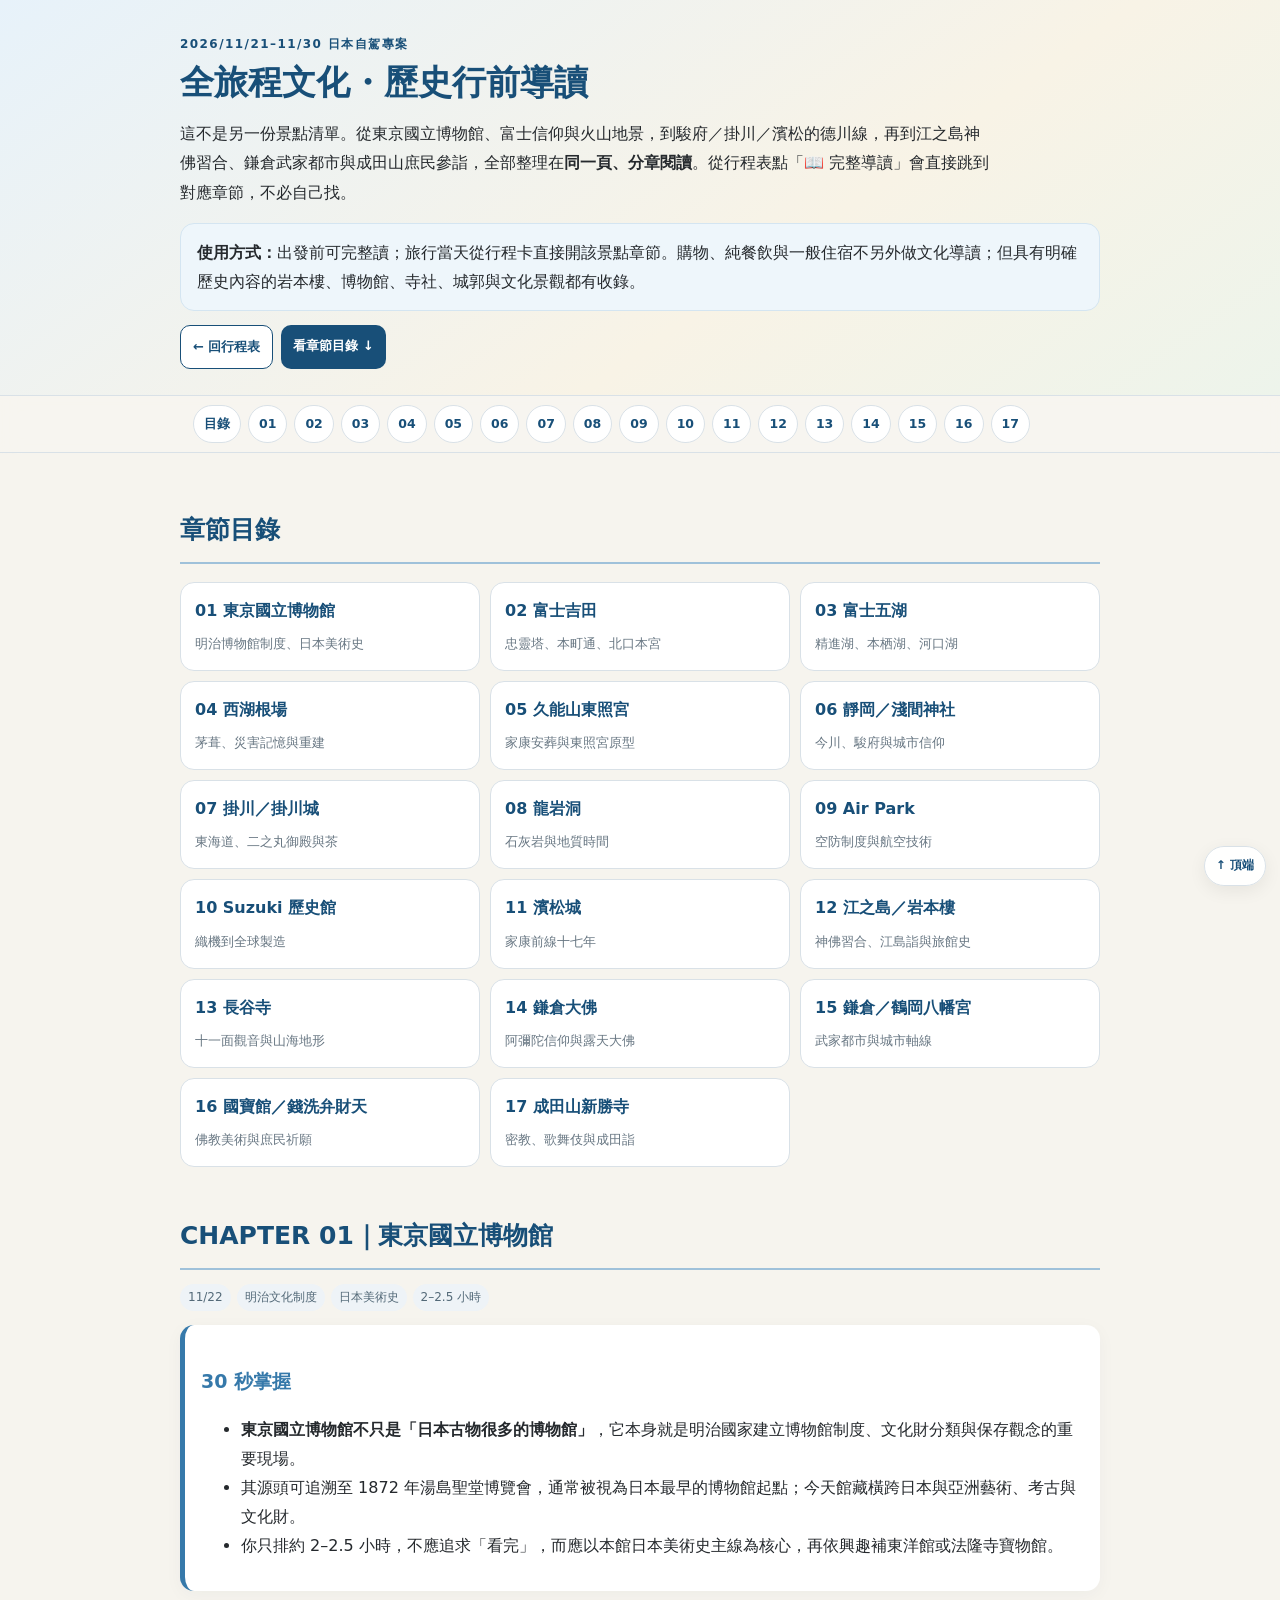
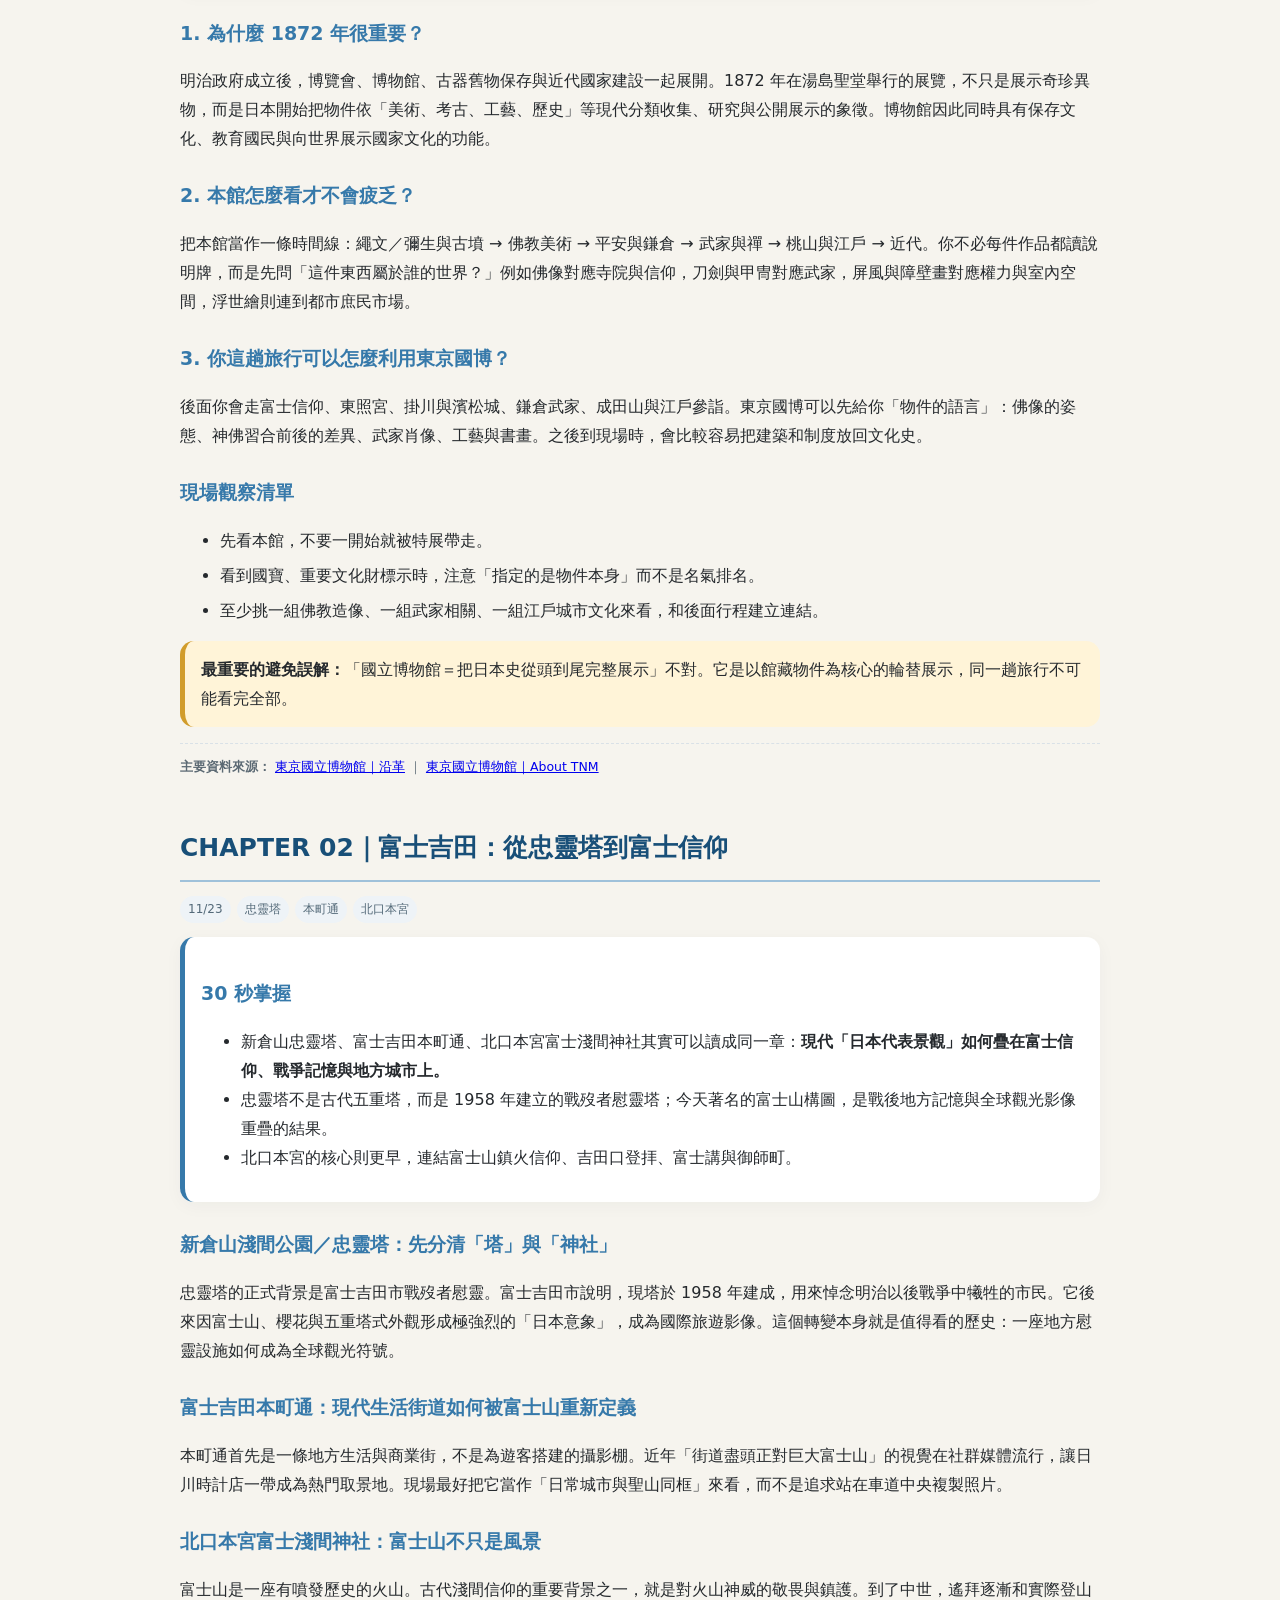
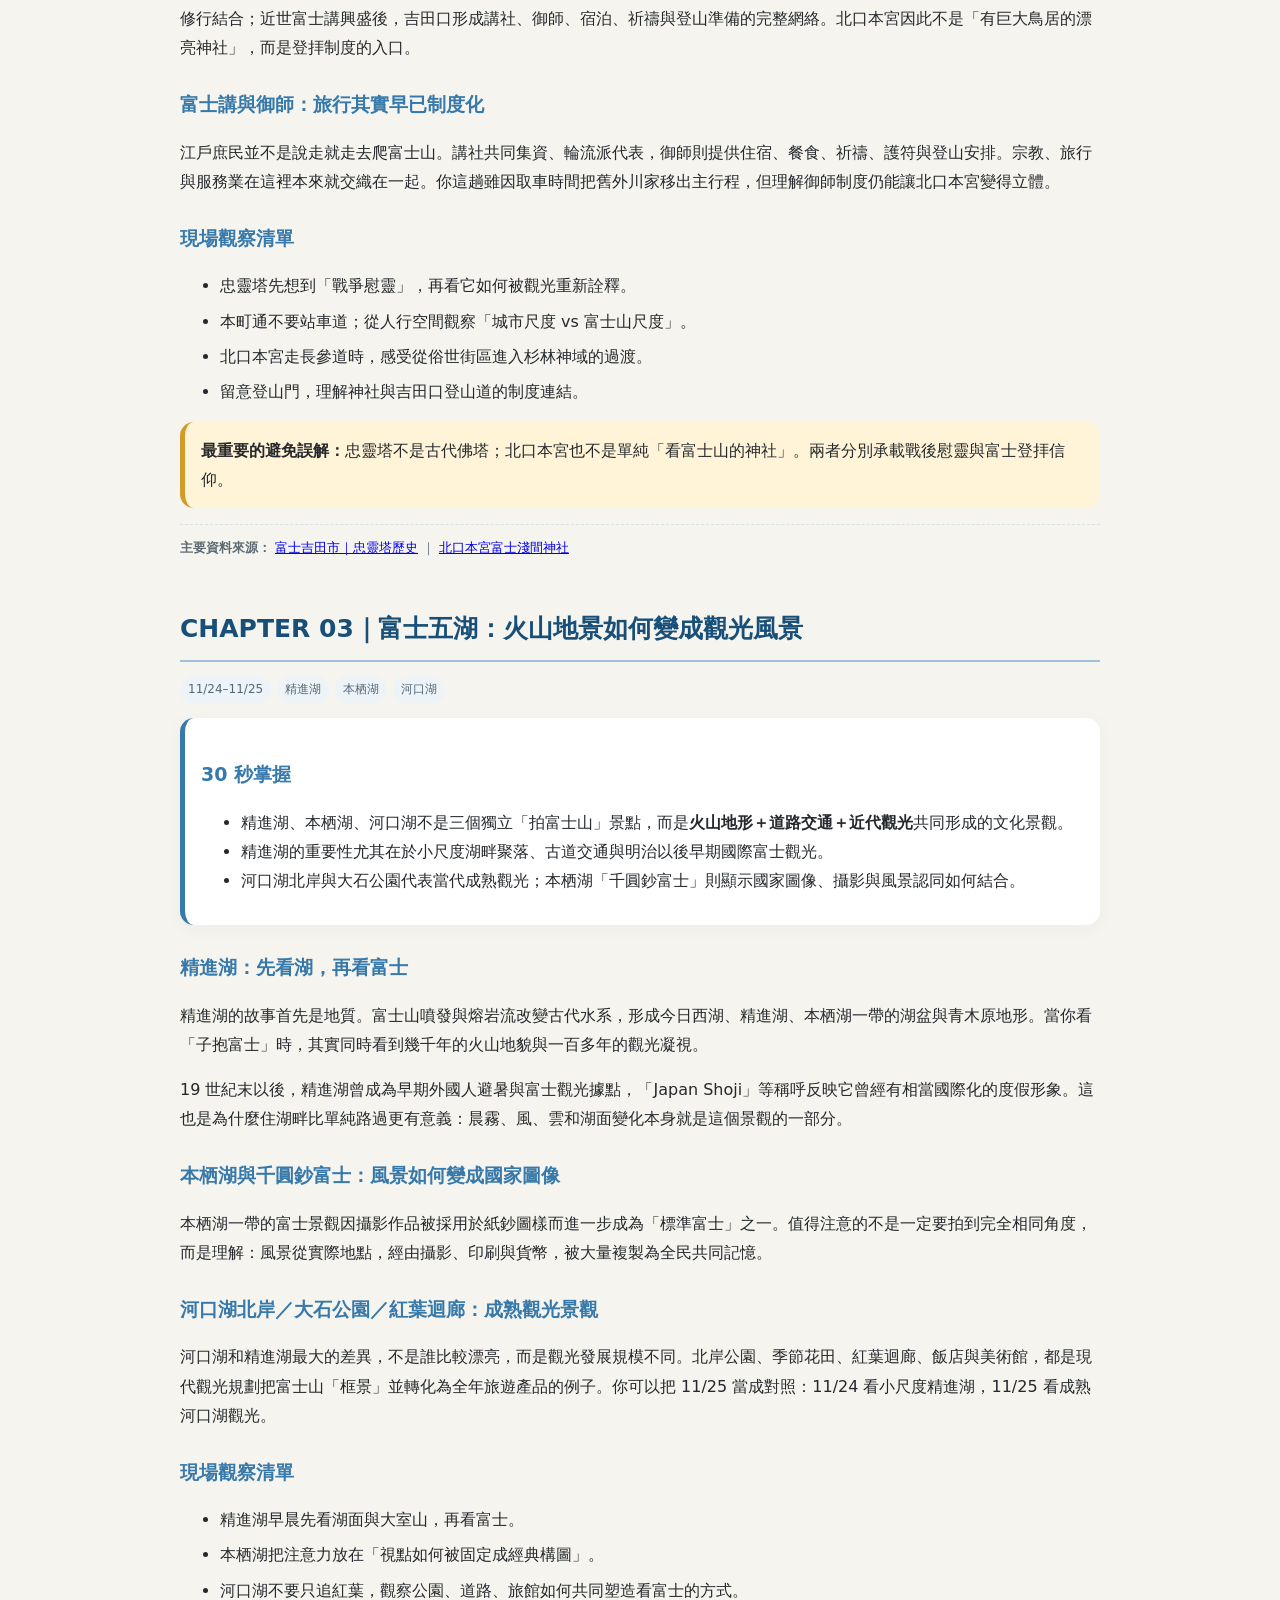
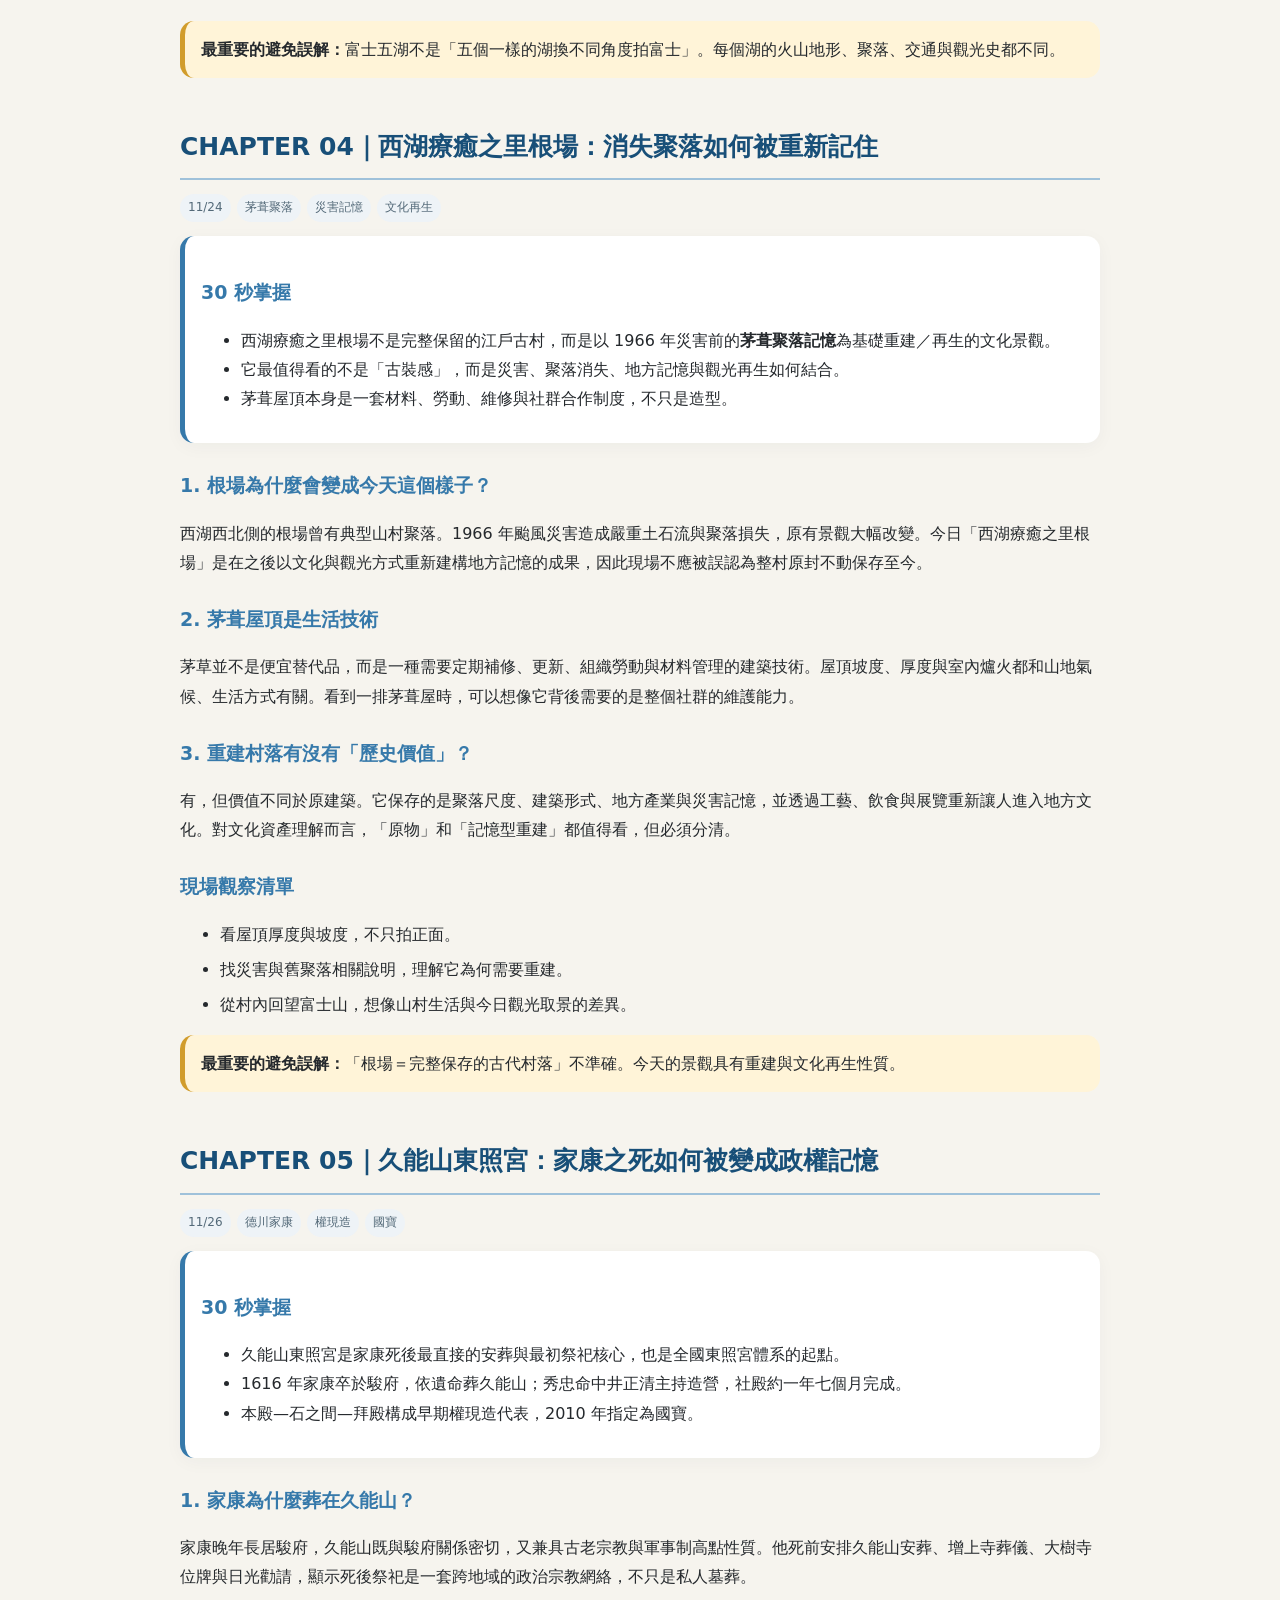
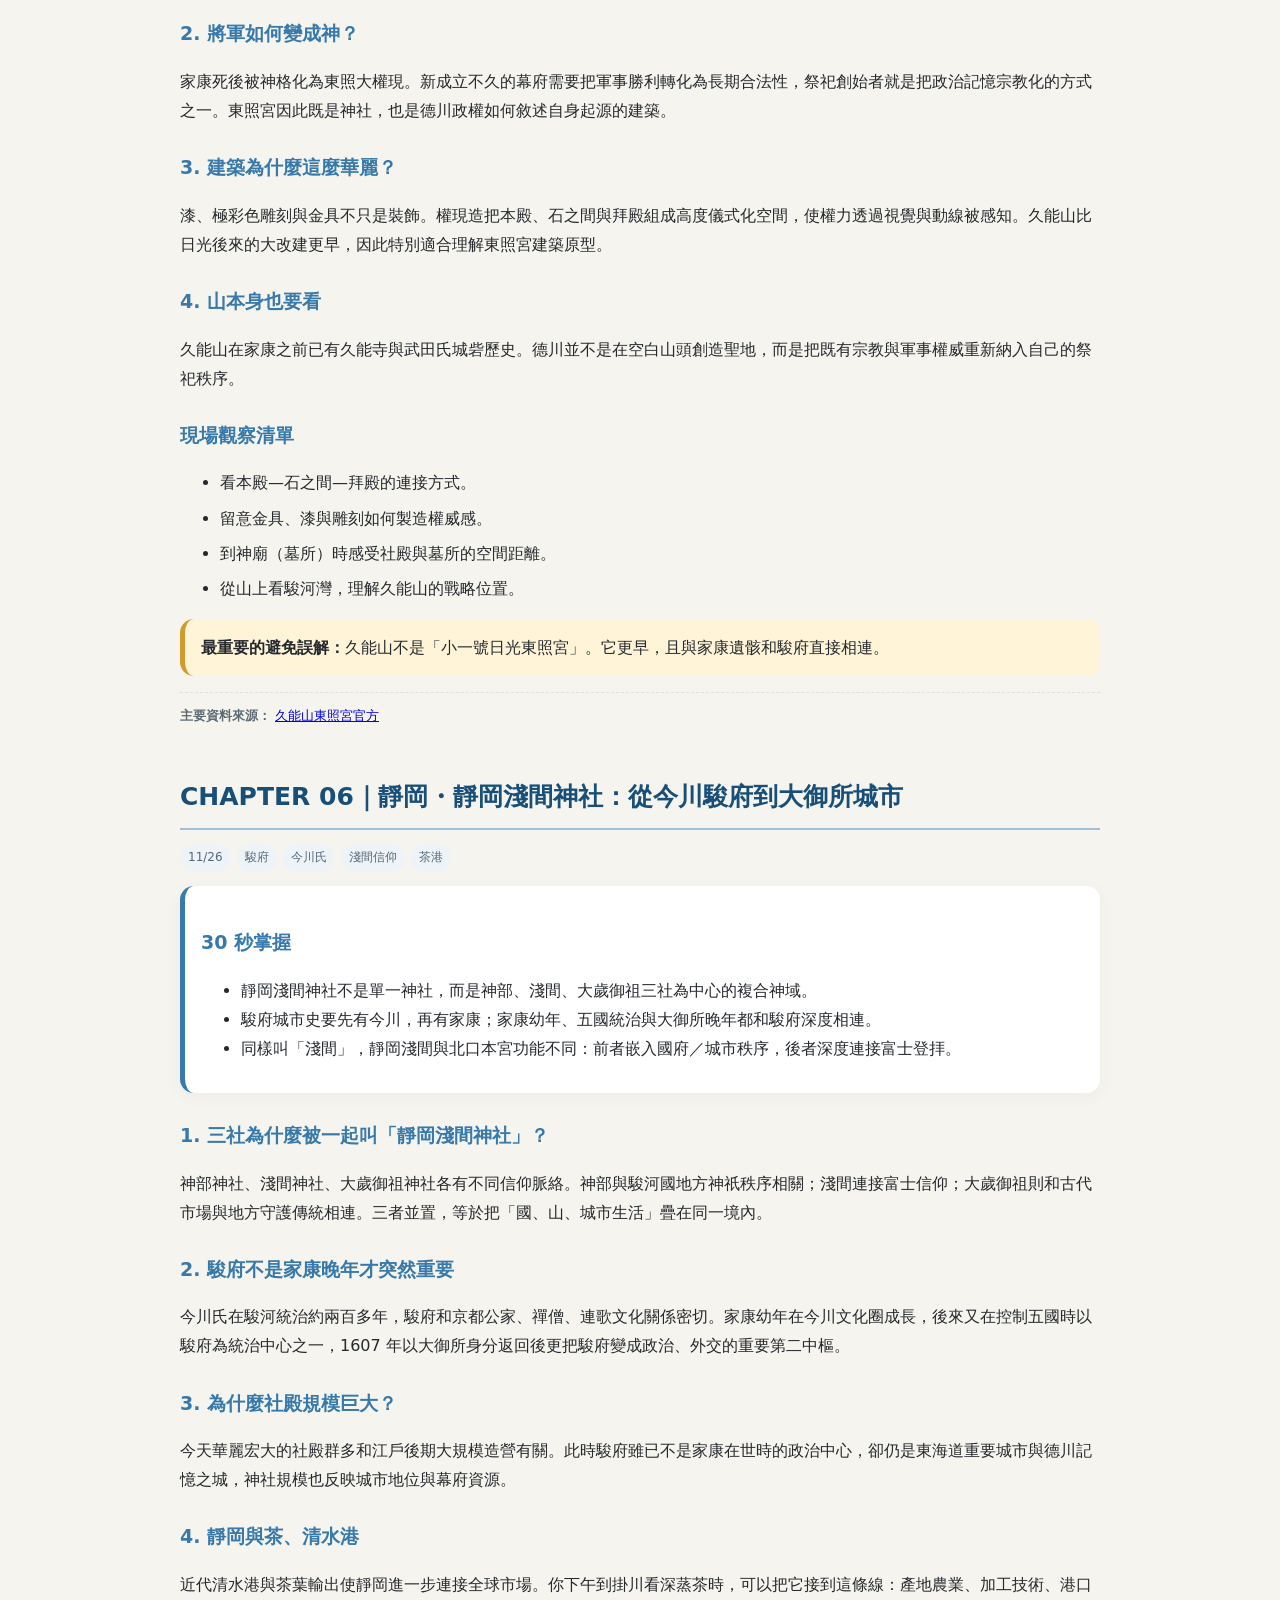
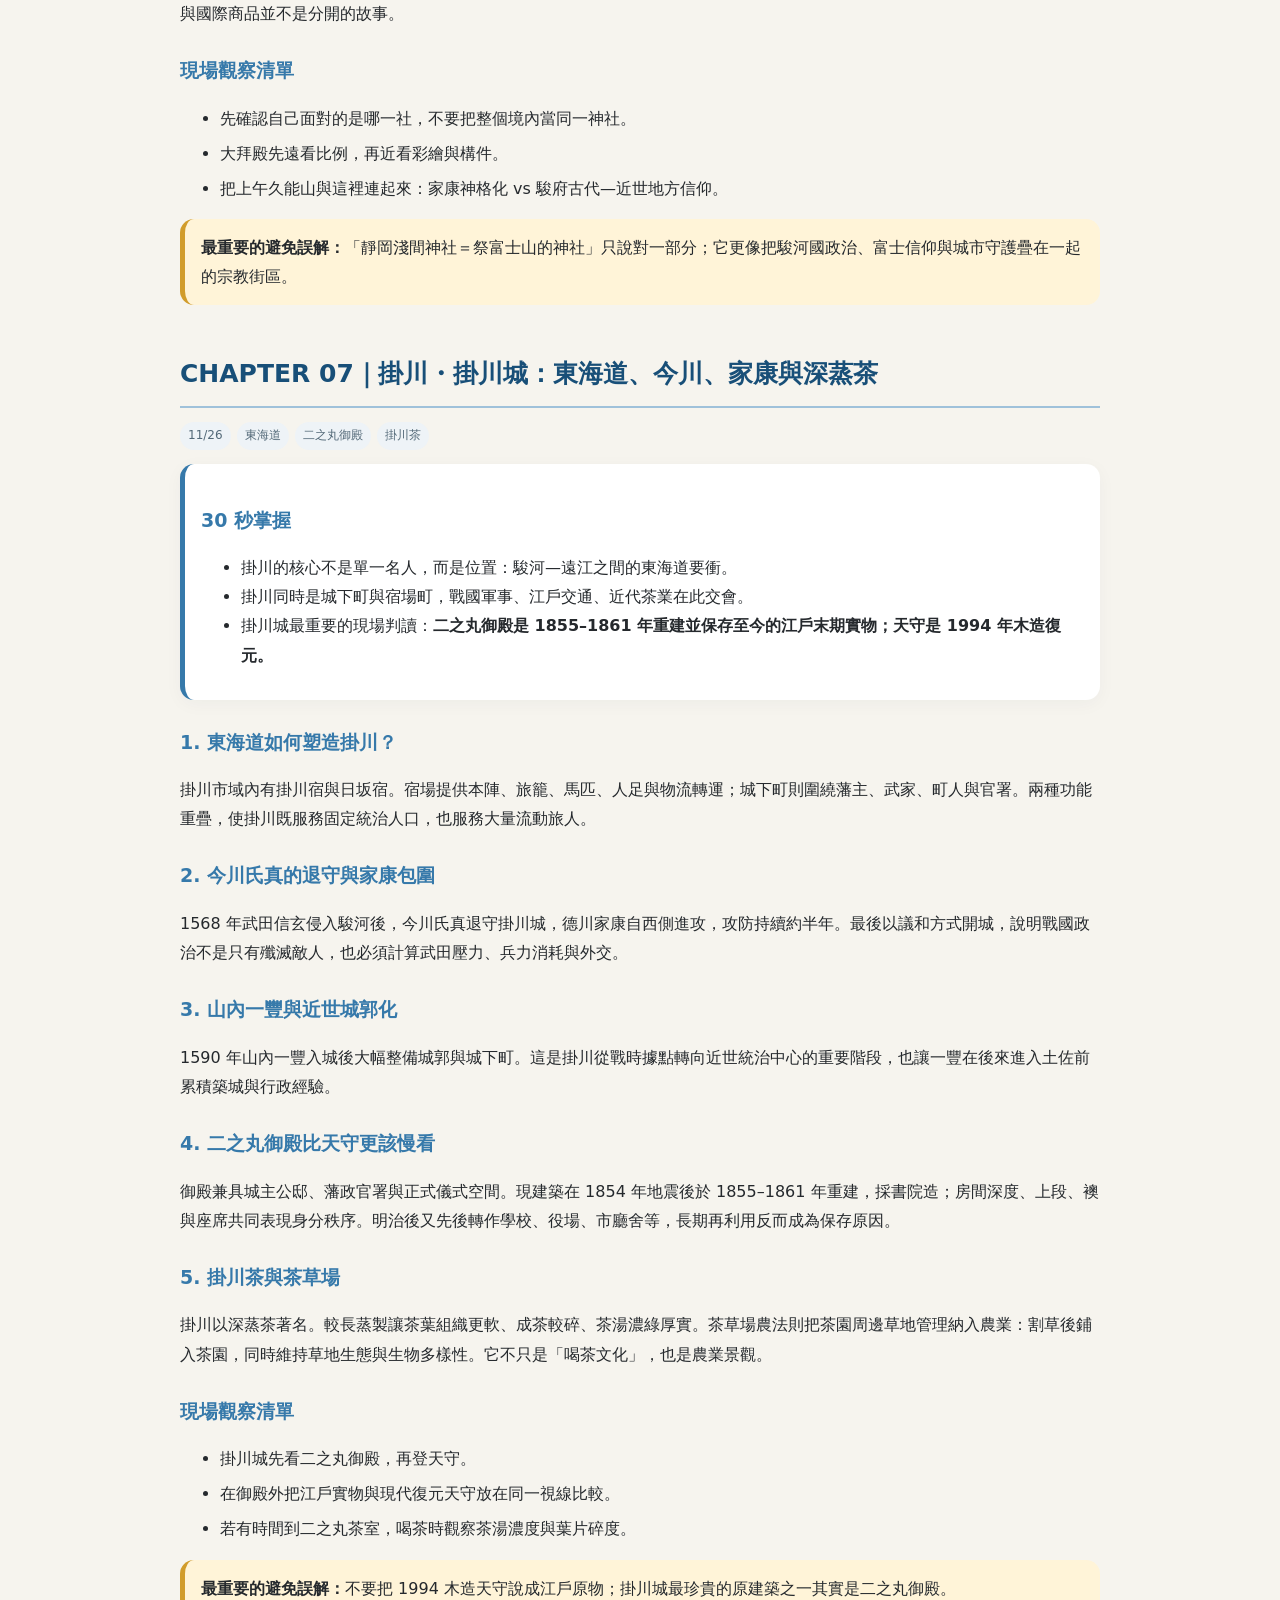
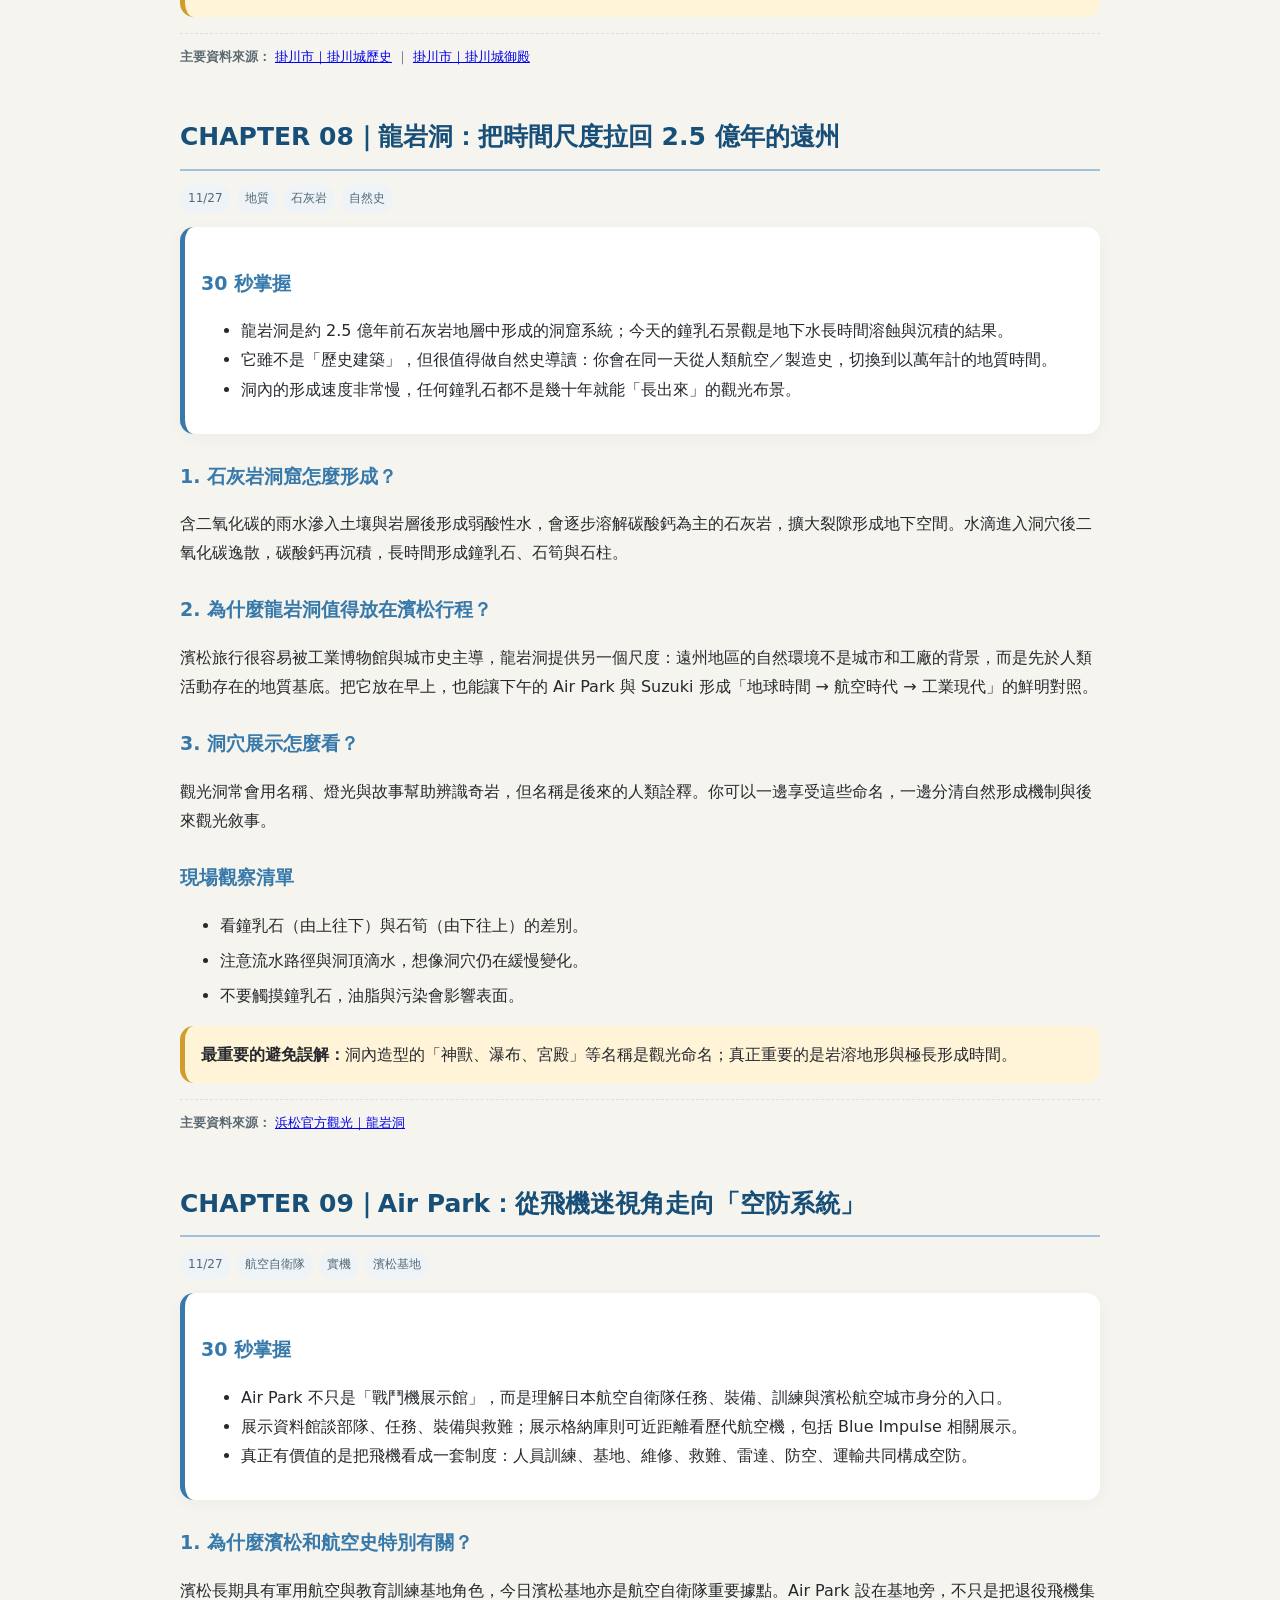
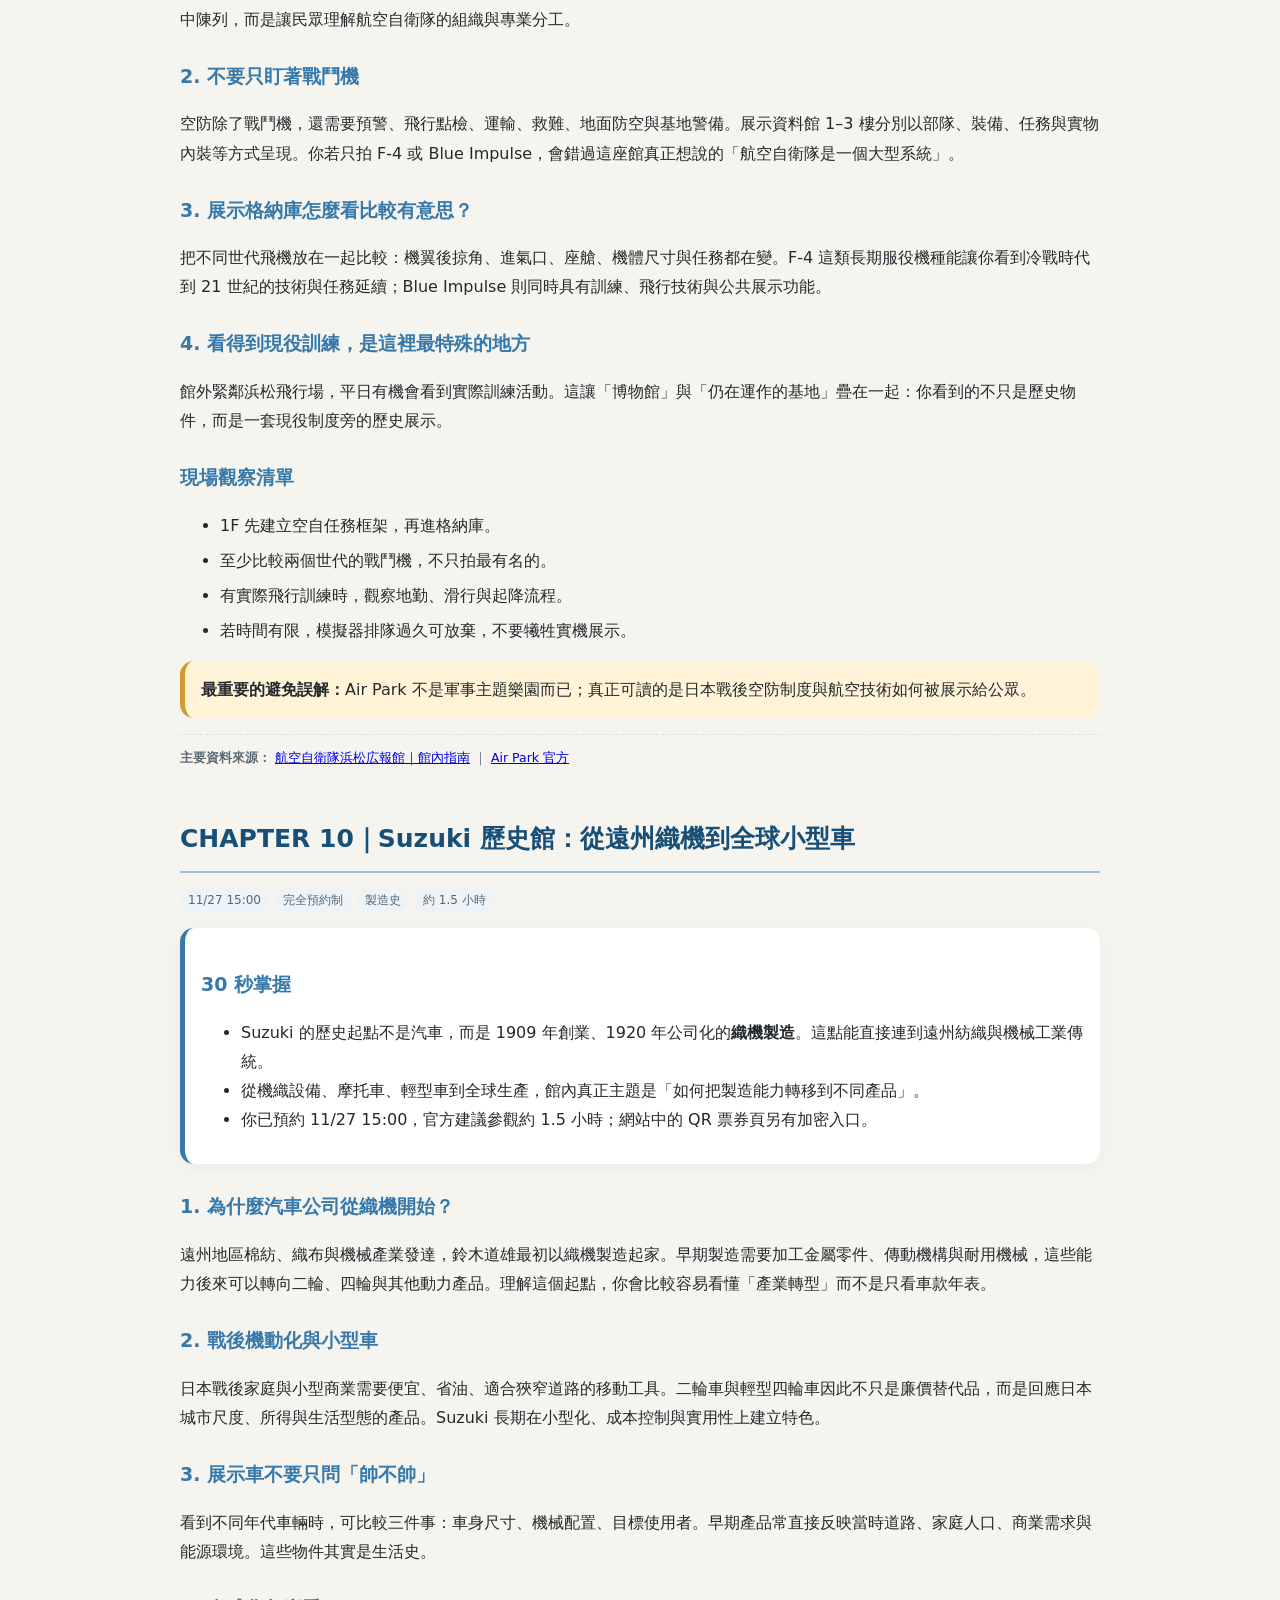
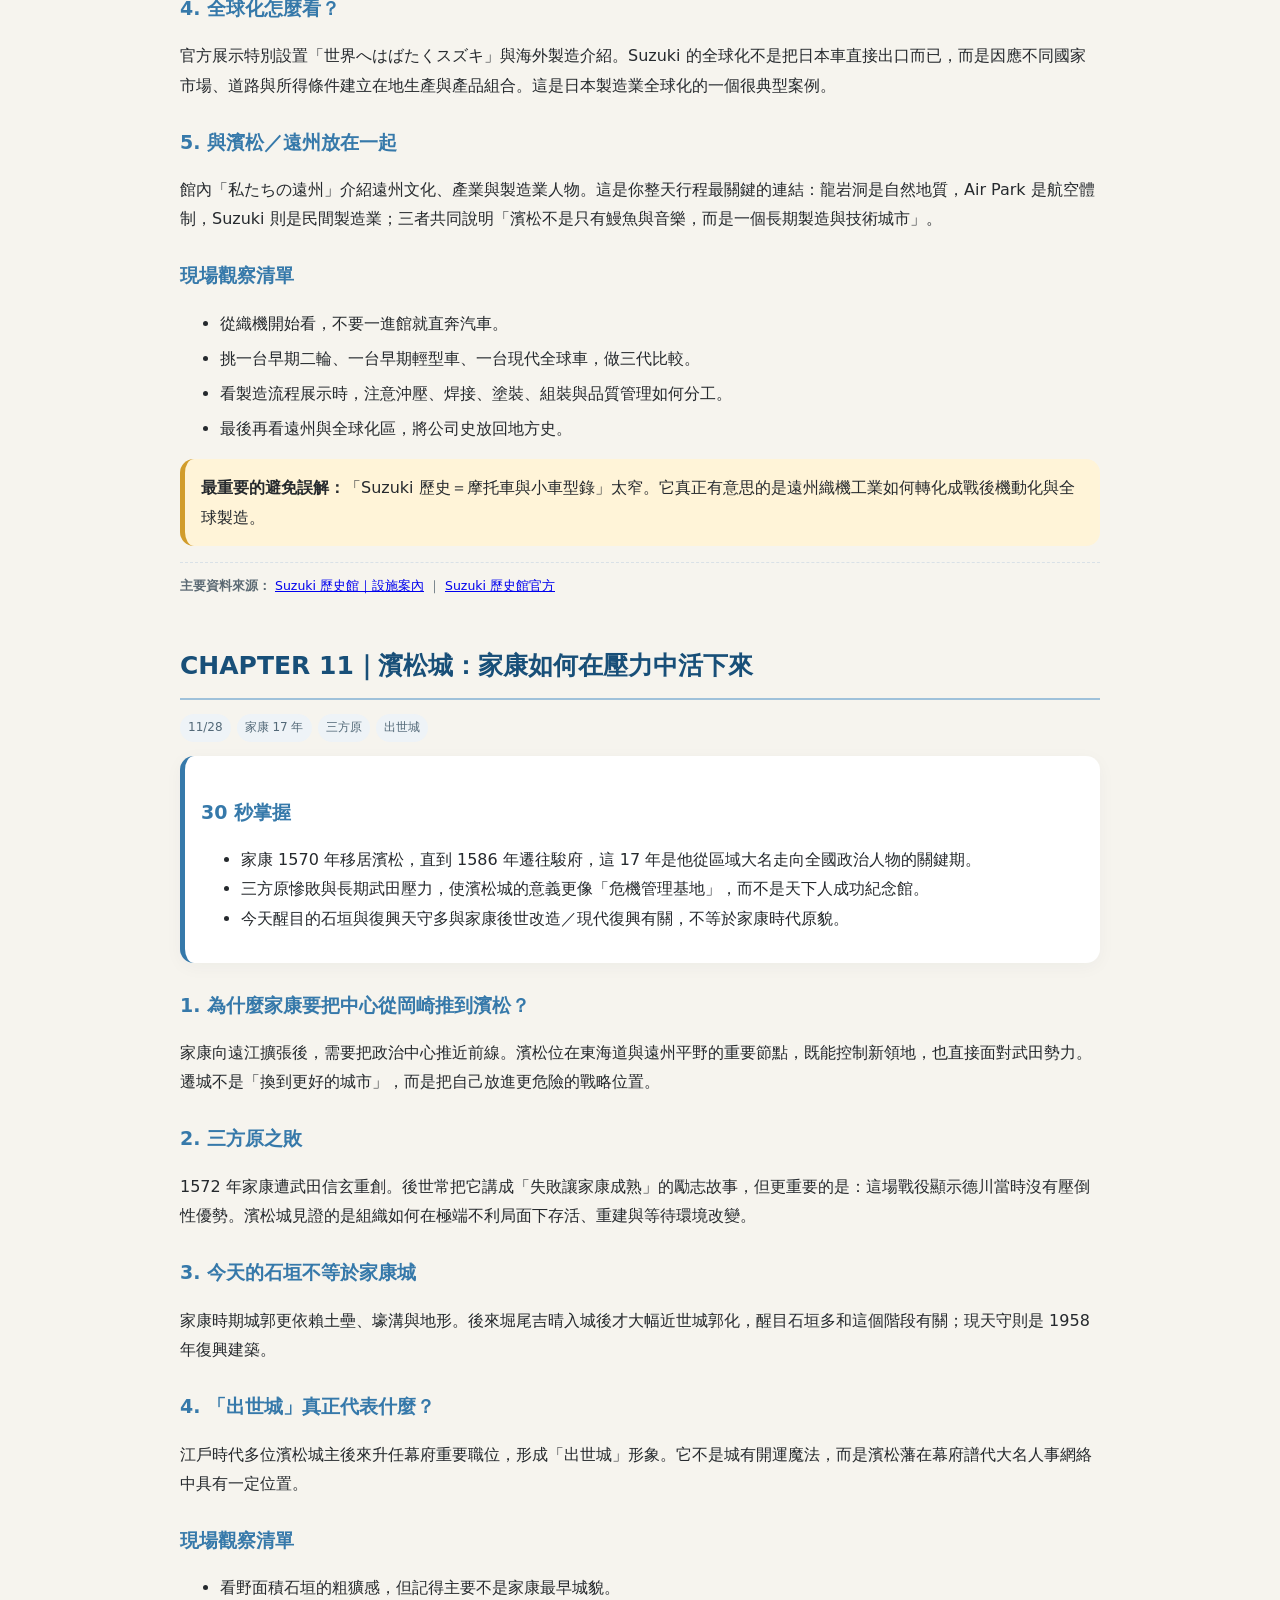
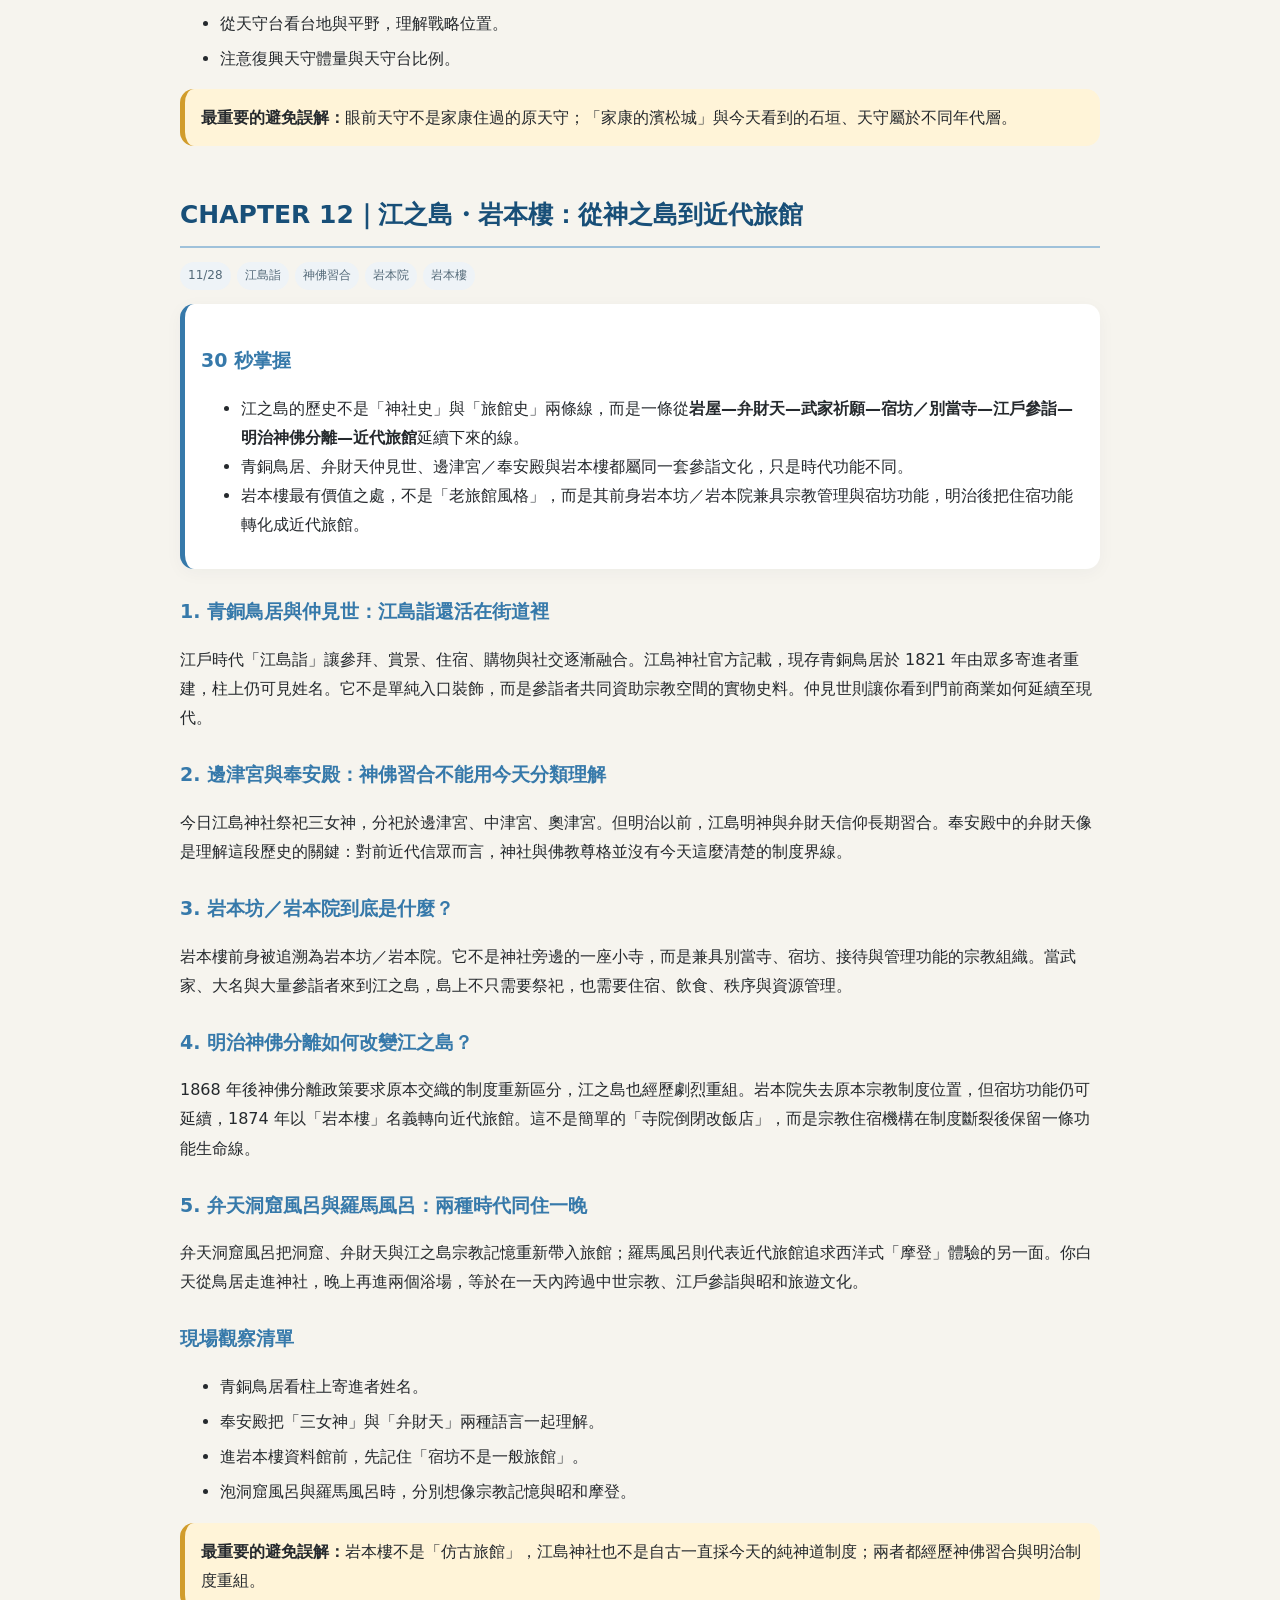
<file: trip-guide.html>
<!doctype html><html lang="zh-Hant"><head><meta charset="utf-8"><meta name="viewport" content="width=device-width,initial-scale=1"><title>2026 日本自駕｜全旅程文化・歷史行前導讀</title><style>
:root{--blue:#184f78;--blue2:#3679aa;--ink:#25292d;--paper:#f6f4ee;--card:#fff;--line:#d9e1e7;--gold:#a17c35;--tea:#476d48;--warn:#fff4d8;--muted:#687783}
*{box-sizing:border-box}html{scroll-behavior:smooth;scroll-padding-top:78px}body{margin:0;font-family:system-ui,-apple-system,"Noto Sans TC","PingFang TC",sans-serif;color:var(--ink);background:var(--paper);line-height:1.82}.wrap{max-width:920px;margin:auto}.hero{padding:34px 18px 26px;background:linear-gradient(145deg,#e7f2fa,#f8f3e6 62%,#edf4eb);border-bottom:1px solid var(--line)}.kicker{font-size:12px;letter-spacing:.12em;font-weight:800;color:var(--blue)}h1{margin:6px 0 8px;color:var(--blue);font-size:34px;line-height:1.22}h2{color:var(--blue);font-size:25px;margin:46px 0 14px;padding-bottom:9px;border-bottom:2px solid #9fc1da}h3{color:var(--blue2);font-size:19px;margin:25px 0 8px}h4{color:#5c4a35;margin:18px 0 5px}.lead{font-size:16px;max-width:810px}.hero-note,.callout,.warn,.quote,.quick{padding:14px 16px;border-radius:14px;margin:14px 0}.hero-note,.callout{background:#eef6fb;border:1px solid #d4e5f1}.warn{background:var(--warn);border-left:5px solid #d19c2b}.quote{background:#faf7ee;border-left:4px solid var(--gold)}.quick{background:white;border-left:5px solid var(--blue2);box-shadow:0 4px 18px #17334d0a}.actions,.spot-actions{display:flex;gap:8px;flex-wrap:wrap;margin-top:14px}a.btn,.spot-actions a{display:inline-block;text-decoration:none;padding:9px 12px;border-radius:10px;background:var(--blue);color:white;font-weight:750;font-size:13px}a.secondary,.spot-actions a.secondary{background:white;color:var(--blue);border:1px solid var(--blue)}.toc-wrap{position:sticky;top:0;z-index:10;background:#f7f5f0f2;backdrop-filter:blur(10px);border-bottom:1px solid var(--line)}.toc{max-width:920px;margin:auto;padding:9px 13px;display:flex;gap:7px;overflow-x:auto;scrollbar-width:none}.toc::-webkit-scrollbar{display:none}.toc a{white-space:nowrap;text-decoration:none;color:var(--blue);background:#fff;border:1px solid var(--line);padding:7px 10px;border-radius:999px;font-size:12.5px;font-weight:700}main{padding:8px 18px 65px}.card{background:var(--card);border:1px solid var(--line);border-radius:16px;padding:17px;margin:14px 0;box-shadow:0 4px 16px #1d3d5a09}.chapter{scroll-margin-top:82px}.subspot{scroll-margin-top:86px}.chapter-meta{display:flex;gap:6px;flex-wrap:wrap;margin:6px 0 14px}.tag{display:inline-block;padding:3px 8px;border-radius:999px;background:#eef3f7;color:#536978;font-size:12px}.timeline{width:100%;border-collapse:collapse;font-size:14px;background:#fff;margin:12px 0}.timeline th,.timeline td{border:1px solid #ccd7df;padding:8px 10px;vertical-align:top}.timeline th{background:#edf4f9;text-align:left}.timeline td:first-child{white-space:nowrap;font-weight:700;width:24%}.observe li,.check li{margin:6px 0}.source{font-size:13px;color:#55636e}.source a{color:#285f8c;word-break:break-word}.chapter-index{display:grid;grid-template-columns:repeat(auto-fit,minmax(230px,1fr));gap:10px;margin:18px 0}.chapter-index a{text-decoration:none;color:inherit;background:white;border:1px solid var(--line);border-radius:14px;padding:13px 14px}.chapter-index b{display:block;color:var(--blue);margin-bottom:3px}.chapter-index span{font-size:12.5px;color:var(--muted)}.route{display:grid;grid-template-columns:34px 1fr;gap:7px 12px}.route .n{width:30px;height:30px;border-radius:50%;display:grid;place-items:center;background:var(--blue);color:#fff;font-weight:800}.route p{margin:3px 0 12px}.sourcebox{font-size:12.5px;color:#5b6973;border-top:1px dashed var(--line);margin-top:16px;padding-top:12px}.backtop{position:fixed;right:14px;bottom:14px;text-decoration:none;background:#ffffffee;color:var(--blue);border:1px solid var(--line);border-radius:999px;padding:8px 11px;font-size:12px;font-weight:800;box-shadow:0 5px 18px #0001}footer{text-align:center;padding:28px 18px;color:#71808a;font-size:12px}@media(max-width:600px){h1{font-size:28px}h2{font-size:22px}.card{padding:14px}.timeline{font-size:12.5px}.timeline th,.timeline td{padding:7px}.spot-actions a{flex:1;text-align:center;min-width:130px}}
</style></head><body id="top"><header class="hero"><div class="wrap"><div class="kicker">2026/11/21–11/30 日本自駕專案</div><h1>全旅程文化・歷史行前導讀</h1><p class="lead">這不是另一份景點清單。從東京國立博物館、富士信仰與火山地景，到駿府／掛川／濱松的德川線，再到江之島神佛習合、鎌倉武家都市與成田山庶民參詣，全部整理在<b>同一頁、分章閱讀</b>。從行程表點「📖 完整導讀」會直接跳到對應章節，不必自己找。</p><div class="hero-note"><b>使用方式：</b>出發前可完整讀；旅行當天從行程卡直接開該景點章節。購物、純餐飲與一般住宿不另外做文化導讀；但具有明確歷史內容的岩本樓、博物館、寺社、城郭與文化景觀都有收錄。</div><div class="actions"><a class="btn secondary" href="./?guideReturn=1" id="backToItinerary">← 回行程表</a><a class="btn" href="#index">看章節目錄 ↓</a></div></div></header><nav class="toc-wrap"><div class="toc"><a href="#index">目錄</a><a href="#tokyo-national-museum">01</a><a href="#fuji-yoshida">02</a><a href="#fuji-landscape">03</a><a href="#nenba-guide">04</a><a href="#kunozan-guide">05</a><a href="#shizuoka-guide">06</a><a href="#kakegawa-guide">07</a><a href="#ryugashido-guide">08</a><a href="#airpark-guide">09</a><a href="#suzuki-guide">10</a><a href="#hamamatsu-castle-guide">11</a><a href="#enoshima-guide">12</a><a href="#hasedera-guide">13</a><a href="#great-buddha-guide">14</a><a href="#kamakura-hachimangu-guide">15</a><a href="#kamakura-museum-zeniarai">16</a><a href="#naritasan-guide">17</a></div></nav><main><div class="wrap"><section id="index"><h2>章節目錄</h2><div class="chapter-index"><a href="#tokyo-national-museum"><b>01 東京國立博物館</b><span>明治博物館制度、日本美術史</span></a><a href="#fuji-yoshida"><b>02 富士吉田</b><span>忠靈塔、本町通、北口本宮</span></a><a href="#fuji-landscape"><b>03 富士五湖</b><span>精進湖、本栖湖、河口湖</span></a><a href="#nenba-guide"><b>04 西湖根場</b><span>茅葺、災害記憶與重建</span></a><a href="#kunozan-guide"><b>05 久能山東照宮</b><span>家康安葬與東照宮原型</span></a><a href="#shizuoka-guide"><b>06 靜岡／淺間神社</b><span>今川、駿府與城市信仰</span></a><a href="#kakegawa-guide"><b>07 掛川／掛川城</b><span>東海道、二之丸御殿與茶</span></a><a href="#ryugashido-guide"><b>08 龍岩洞</b><span>石灰岩與地質時間</span></a><a href="#airpark-guide"><b>09 Air Park</b><span>空防制度與航空技術</span></a><a href="#suzuki-guide"><b>10 Suzuki 歷史館</b><span>織機到全球製造</span></a><a href="#hamamatsu-castle-guide"><b>11 濱松城</b><span>家康前線十七年</span></a><a href="#enoshima-guide"><b>12 江之島／岩本樓</b><span>神佛習合、江島詣與旅館史</span></a><a href="#hasedera-guide"><b>13 長谷寺</b><span>十一面觀音與山海地形</span></a><a href="#great-buddha-guide"><b>14 鎌倉大佛</b><span>阿彌陀信仰與露天大佛</span></a><a href="#kamakura-hachimangu-guide"><b>15 鎌倉／鶴岡八幡宮</b><span>武家都市與城市軸線</span></a><a href="#kamakura-museum-zeniarai"><b>16 國寶館／錢洗弁財天</b><span>佛教美術與庶民祈願</span></a><a href="#naritasan-guide"><b>17 成田山新勝寺</b><span>密教、歌舞伎與成田詣</span></a></div></section><section id="tokyo-national-museum" class="chapter"><h2>CHAPTER 01｜東京國立博物館</h2><div class="chapter-meta"><span class="tag">11/22</span><span class="tag">明治文化制度</span><span class="tag">日本美術史</span><span class="tag">2–2.5 小時</span></div><div class="quick"><h3>30 秒掌握</h3><ul><li><b>東京國立博物館不只是「日本古物很多的博物館」</b>，它本身就是明治國家建立博物館制度、文化財分類與保存觀念的重要現場。</li><li>其源頭可追溯至 1872 年湯島聖堂博覽會，通常被視為日本最早的博物館起點；今天館藏橫跨日本與亞洲藝術、考古與文化財。</li><li>你只排約 2–2.5 小時，不應追求「看完」，而應以本館日本美術史主線為核心，再依興趣補東洋館或法隆寺寶物館。</li></ul></div><h3>1. 為什麼 1872 年很重要？</h3><p>明治政府成立後，博覽會、博物館、古器舊物保存與近代國家建設一起展開。1872 年在湯島聖堂舉行的展覽，不只是展示奇珍異物，而是日本開始把物件依「美術、考古、工藝、歷史」等現代分類收集、研究與公開展示的象徵。博物館因此同時具有保存文化、教育國民與向世界展示國家文化的功能。</p><h3>2. 本館怎麼看才不會疲乏？</h3><p>把本館當作一條時間線：繩文／彌生與古墳 → 佛教美術 → 平安與鎌倉 → 武家與禪 → 桃山與江戶 → 近代。你不必每件作品都讀說明牌，而是先問「這件東西屬於誰的世界？」例如佛像對應寺院與信仰，刀劍與甲冑對應武家，屏風與障壁畫對應權力與室內空間，浮世繪則連到都市庶民市場。</p><h3>3. 你這趟旅行可以怎麼利用東京國博？</h3><p>後面你會走富士信仰、東照宮、掛川與濱松城、鎌倉武家、成田山與江戶參詣。東京國博可以先給你「物件的語言」：佛像的姿態、神佛習合前後的差異、武家肖像、工藝與書畫。之後到現場時，會比較容易把建築和制度放回文化史。</p><h3>現場觀察清單</h3><ul class="observe"><li>先看本館，不要一開始就被特展帶走。</li><li>看到國寶、重要文化財標示時，注意「指定的是物件本身」而不是名氣排名。</li><li>至少挑一組佛教造像、一組武家相關、一組江戶城市文化來看，和後面行程建立連結。</li></ul><div class="warn"><b>最重要的避免誤解：</b>「國立博物館＝把日本史從頭到尾完整展示」不對。它是以館藏物件為核心的輪替展示，同一趟旅行不可能看完全部。</div><div class="sourcebox"><b>主要資料來源：</b> <a href="https://www.tnm.jp/modules/r_free_page/index.php?id=155&lang=en" target="_blank" rel="noopener">東京國立博物館｜沿革</a> ｜ <a href="https://www.tnm.jp/150th/en/about.html" target="_blank" rel="noopener">東京國立博物館｜About TNM</a></div></section><section id="fuji-yoshida" class="chapter"><h2>CHAPTER 02｜富士吉田：從忠靈塔到富士信仰</h2><div class="chapter-meta"><span class="tag">11/23</span><span class="tag">忠靈塔</span><span class="tag">本町通</span><span class="tag">北口本宮</span></div><div class="quick"><h3>30 秒掌握</h3><ul><li>新倉山忠靈塔、富士吉田本町通、北口本宮富士淺間神社其實可以讀成同一章：<b>現代「日本代表景觀」如何疊在富士信仰、戰爭記憶與地方城市上。</b></li><li>忠靈塔不是古代五重塔，而是 1958 年建立的戰歿者慰靈塔；今天著名的富士山構圖，是戰後地方記憶與全球觀光影像重疊的結果。</li><li>北口本宮的核心則更早，連結富士山鎮火信仰、吉田口登拝、富士講與御師町。</li></ul></div><h3 id="chureito" class="subspot">新倉山淺間公園／忠靈塔：先分清「塔」與「神社」</h3><p>忠靈塔的正式背景是富士吉田市戰歿者慰靈。富士吉田市說明，現塔於 1958 年建成，用來悼念明治以後戰爭中犧牲的市民。它後來因富士山、櫻花與五重塔式外觀形成極強烈的「日本意象」，成為國際旅遊影像。這個轉變本身就是值得看的歷史：一座地方慰靈設施如何成為全球觀光符號。</p><h3 id="honcho" class="subspot">富士吉田本町通：現代生活街道如何被富士山重新定義</h3><p>本町通首先是一條地方生活與商業街，不是為遊客搭建的攝影棚。近年「街道盡頭正對巨大富士山」的視覺在社群媒體流行，讓日川時計店一帶成為熱門取景地。現場最好把它當作「日常城市與聖山同框」來看，而不是追求站在車道中央複製照片。</p><h3 id="kitaguchi" class="subspot">北口本宮富士淺間神社：富士山不只是風景</h3><p>富士山是一座有噴發歷史的火山。古代淺間信仰的重要背景之一，就是對火山神威的敬畏與鎮護。到了中世，遙拜逐漸和實際登山修行結合；近世富士講興盛後，吉田口形成講社、御師、宿泊、祈禱與登山準備的完整網絡。北口本宮因此不是「有巨大鳥居的漂亮神社」，而是登拝制度的入口。</p><h3>富士講與御師：旅行其實早已制度化</h3><p>江戶庶民並不是說走就走去爬富士山。講社共同集資、輪流派代表，御師則提供住宿、餐食、祈禱、護符與登山安排。宗教、旅行與服務業在這裡本來就交織在一起。你這趟雖因取車時間把舊外川家移出主行程，但理解御師制度仍能讓北口本宮變得立體。</p><h3>現場觀察清單</h3><ul class="observe"><li>忠靈塔先想到「戰爭慰靈」，再看它如何被觀光重新詮釋。</li><li>本町通不要站車道；從人行空間觀察「城市尺度 vs 富士山尺度」。</li><li>北口本宮走長參道時，感受從俗世街區進入杉林神域的過渡。</li><li>留意登山門，理解神社與吉田口登山道的制度連結。</li></ul><div class="warn"><b>最重要的避免誤解：</b>忠靈塔不是古代佛塔；北口本宮也不是單純「看富士山的神社」。兩者分別承載戰後慰靈與富士登拝信仰。</div><div class="sourcebox"><b>主要資料來源：</b> <a href="https://www.city.fujiyoshida.yamanashi.jp/page/1333.html" target="_blank" rel="noopener">富士吉田市｜忠靈塔歷史</a> ｜ <a href="https://sengenjinja.jp/" target="_blank" rel="noopener">北口本宮富士淺間神社</a></div></section><section id="fuji-landscape" class="chapter"><h2>CHAPTER 03｜富士五湖：火山地景如何變成觀光風景</h2><div class="chapter-meta"><span class="tag">11/24–11/25</span><span class="tag">精進湖</span><span class="tag">本栖湖</span><span class="tag">河口湖</span></div><div class="quick"><h3>30 秒掌握</h3><ul><li>精進湖、本栖湖、河口湖不是三個獨立「拍富士山」景點，而是<b>火山地形＋道路交通＋近代觀光</b>共同形成的文化景觀。</li><li>精進湖的重要性尤其在於小尺度湖畔聚落、古道交通與明治以後早期國際富士觀光。</li><li>河口湖北岸與大石公園代表當代成熟觀光；本栖湖「千圓鈔富士」則顯示國家圖像、攝影與風景認同如何結合。</li></ul></div><h3 id="shoji" class="subspot">精進湖：先看湖，再看富士</h3><p>精進湖的故事首先是地質。富士山噴發與熔岩流改變古代水系，形成今日西湖、精進湖、本栖湖一帶的湖盆與青木原地形。當你看「子抱富士」時，其實同時看到幾千年的火山地貌與一百多年的觀光凝視。</p><p>19 世紀末以後，精進湖曾成為早期外國人避暑與富士觀光據點，「Japan Shoji」等稱呼反映它曾經有相當國際化的度假形象。這也是為什麼住湖畔比單純路過更有意義：晨霧、風、雲和湖面變化本身就是這個景觀的一部分。</p><h3 id="motosu" class="subspot">本栖湖與千圓鈔富士：風景如何變成國家圖像</h3><p>本栖湖一帶的富士景觀因攝影作品被採用於紙鈔圖樣而進一步成為「標準富士」之一。值得注意的不是一定要拍到完全相同角度，而是理解：風景從實際地點，經由攝影、印刷與貨幣，被大量複製為全民共同記憶。</p><h3 id="kawaguchiko" class="subspot">河口湖北岸／大石公園／紅葉迴廊：成熟觀光景觀</h3><p>河口湖和精進湖最大的差異，不是誰比較漂亮，而是觀光發展規模不同。北岸公園、季節花田、紅葉迴廊、飯店與美術館，都是現代觀光規劃把富士山「框景」並轉化為全年旅遊產品的例子。你可以把 11/25 當成對照：11/24 看小尺度精進湖，11/25 看成熟河口湖觀光。</p><h3>現場觀察清單</h3><ul class="observe"><li>精進湖早晨先看湖面與大室山，再看富士。</li><li>本栖湖把注意力放在「視點如何被固定成經典構圖」。</li><li>河口湖不要只追紅葉，觀察公園、道路、旅館如何共同塑造看富士的方式。</li></ul><div class="warn"><b>最重要的避免誤解：</b>富士五湖不是「五個一樣的湖換不同角度拍富士」。每個湖的火山地形、聚落、交通與觀光史都不同。</div></section><section id="nenba-guide" class="chapter"><h2>CHAPTER 04｜西湖療癒之里根場：消失聚落如何被重新記住</h2><div class="chapter-meta"><span class="tag">11/24</span><span class="tag">茅葺聚落</span><span class="tag">災害記憶</span><span class="tag">文化再生</span></div><div class="quick"><h3>30 秒掌握</h3><ul><li>西湖療癒之里根場不是完整保留的江戶古村，而是以 1966 年災害前的<b>茅葺聚落記憶</b>為基礎重建／再生的文化景觀。</li><li>它最值得看的不是「古裝感」，而是災害、聚落消失、地方記憶與觀光再生如何結合。</li><li>茅葺屋頂本身是一套材料、勞動、維修與社群合作制度，不只是造型。</li></ul></div><h3 id="nenba" class="subspot">1. 根場為什麼會變成今天這個樣子？</h3><p>西湖西北側的根場曾有典型山村聚落。1966 年颱風災害造成嚴重土石流與聚落損失，原有景觀大幅改變。今日「西湖療癒之里根場」是在之後以文化與觀光方式重新建構地方記憶的成果，因此現場不應被誤認為整村原封不動保存至今。</p><h3>2. 茅葺屋頂是生活技術</h3><p>茅草並不是便宜替代品，而是一種需要定期補修、更新、組織勞動與材料管理的建築技術。屋頂坡度、厚度與室內爐火都和山地氣候、生活方式有關。看到一排茅葺屋時，可以想像它背後需要的是整個社群的維護能力。</p><h3>3. 重建村落有沒有「歷史價值」？</h3><p>有，但價值不同於原建築。它保存的是聚落尺度、建築形式、地方產業與災害記憶，並透過工藝、飲食與展覽重新讓人進入地方文化。對文化資產理解而言，「原物」和「記憶型重建」都值得看，但必須分清。</p><h3>現場觀察清單</h3><ul class="observe"><li>看屋頂厚度與坡度，不只拍正面。</li><li>找災害與舊聚落相關說明，理解它為何需要重建。</li><li>從村內回望富士山，想像山村生活與今日觀光取景的差異。</li></ul><div class="warn"><b>最重要的避免誤解：</b>「根場＝完整保存的古代村落」不準確。今天的景觀具有重建與文化再生性質。</div></section><section id="kunozan-guide" class="chapter"><h2>CHAPTER 05｜久能山東照宮：家康之死如何被變成政權記憶</h2><div class="chapter-meta"><span class="tag">11/26</span><span class="tag">德川家康</span><span class="tag">權現造</span><span class="tag">國寶</span></div><div class="quick"><h3>30 秒掌握</h3><ul><li>久能山東照宮是家康死後最直接的安葬與最初祭祀核心，也是全國東照宮體系的起點。</li><li>1616 年家康卒於駿府，依遺命葬久能山；秀忠命中井正清主持造營，社殿約一年七個月完成。</li><li>本殿—石之間—拜殿構成早期權現造代表，2010 年指定為國寶。</li></ul></div><h3 id="kunozan" class="subspot">1. 家康為什麼葬在久能山？</h3><p>家康晚年長居駿府，久能山既與駿府關係密切，又兼具古老宗教與軍事制高點性質。他死前安排久能山安葬、增上寺葬儀、大樹寺位牌與日光勸請，顯示死後祭祀是一套跨地域的政治宗教網絡，不只是私人墓葬。</p><h3>2. 將軍如何變成神？</h3><p>家康死後被神格化為東照大權現。新成立不久的幕府需要把軍事勝利轉化為長期合法性，祭祀創始者就是把政治記憶宗教化的方式之一。東照宮因此既是神社，也是德川政權如何敘述自身起源的建築。</p><h3>3. 建築為什麼這麼華麗？</h3><p>漆、極彩色雕刻與金具不只是裝飾。權現造把本殿、石之間與拜殿組成高度儀式化空間，使權力透過視覺與動線被感知。久能山比日光後來的大改建更早，因此特別適合理解東照宮建築原型。</p><h3>4. 山本身也要看</h3><p>久能山在家康之前已有久能寺與武田氏城砦歷史。德川並不是在空白山頭創造聖地，而是把既有宗教與軍事權威重新納入自己的祭祀秩序。</p><h3>現場觀察清單</h3><ul class="observe"><li>看本殿—石之間—拜殿的連接方式。</li><li>留意金具、漆與雕刻如何製造權威感。</li><li>到神廟（墓所）時感受社殿與墓所的空間距離。</li><li>從山上看駿河灣，理解久能山的戰略位置。</li></ul><div class="warn"><b>最重要的避免誤解：</b>久能山不是「小一號日光東照宮」。它更早，且與家康遺骸和駿府直接相連。</div><div class="sourcebox"><b>主要資料來源：</b> <a href="https://www.toshogu.or.jp/english/" target="_blank" rel="noopener">久能山東照宮官方</a></div></section><section id="shizuoka-guide" class="chapter"><h2>CHAPTER 06｜靜岡・靜岡淺間神社：從今川駿府到大御所城市</h2><div class="chapter-meta"><span class="tag">11/26</span><span class="tag">駿府</span><span class="tag">今川氏</span><span class="tag">淺間信仰</span><span class="tag">茶港</span></div><div class="quick"><h3>30 秒掌握</h3><ul><li>靜岡淺間神社不是單一神社，而是神部、淺間、大歲御祖三社為中心的複合神域。</li><li>駿府城市史要先有今川，再有家康；家康幼年、五國統治與大御所晚年都和駿府深度相連。</li><li>同樣叫「淺間」，靜岡淺間與北口本宮功能不同：前者嵌入國府／城市秩序，後者深度連接富士登拝。</li></ul></div><h3 id="shizuoka-sengen" class="subspot">1. 三社為什麼被一起叫「靜岡淺間神社」？</h3><p>神部神社、淺間神社、大歲御祖神社各有不同信仰脈絡。神部與駿河國地方神祇秩序相關；淺間連接富士信仰；大歲御祖則和古代市場與地方守護傳統相連。三者並置，等於把「國、山、城市生活」疊在同一境內。</p><h3>2. 駿府不是家康晚年才突然重要</h3><p>今川氏在駿河統治約兩百多年，駿府和京都公家、禪僧、連歌文化關係密切。家康幼年在今川文化圈成長，後來又在控制五國時以駿府為統治中心之一，1607 年以大御所身分返回後更把駿府變成政治、外交的重要第二中樞。</p><h3>3. 為什麼社殿規模巨大？</h3><p>今天華麗宏大的社殿群多和江戶後期大規模造營有關。此時駿府雖已不是家康在世時的政治中心，卻仍是東海道重要城市與德川記憶之城，神社規模也反映城市地位與幕府資源。</p><h3>4. 靜岡與茶、清水港</h3><p>近代清水港與茶葉輸出使靜岡進一步連接全球市場。你下午到掛川看深蒸茶時，可以把它接到這條線：產地農業、加工技術、港口與國際商品並不是分開的故事。</p><h3>現場觀察清單</h3><ul class="observe"><li>先確認自己面對的是哪一社，不要把整個境內當同一神社。</li><li>大拜殿先遠看比例，再近看彩繪與構件。</li><li>把上午久能山與這裡連起來：家康神格化 vs 駿府古代—近世地方信仰。</li></ul><div class="warn"><b>最重要的避免誤解：</b>「靜岡淺間神社＝祭富士山的神社」只說對一部分；它更像把駿河國政治、富士信仰與城市守護疊在一起的宗教街區。</div></section><section id="kakegawa-guide" class="chapter"><h2>CHAPTER 07｜掛川・掛川城：東海道、今川、家康與深蒸茶</h2><div class="chapter-meta"><span class="tag">11/26</span><span class="tag">東海道</span><span class="tag">二之丸御殿</span><span class="tag">掛川茶</span></div><div class="quick"><h3>30 秒掌握</h3><ul><li>掛川的核心不是單一名人，而是位置：駿河—遠江之間的東海道要衝。</li><li>掛川同時是城下町與宿場町，戰國軍事、江戶交通、近代茶業在此交會。</li><li>掛川城最重要的現場判讀：<b>二之丸御殿是 1855–1861 年重建並保存至今的江戶末期實物；天守是 1994 年木造復元。</b></li></ul></div><h3 id="kakegawa-city" class="subspot">1. 東海道如何塑造掛川？</h3><p>掛川市域內有掛川宿與日坂宿。宿場提供本陣、旅籠、馬匹、人足與物流轉運；城下町則圍繞藩主、武家、町人與官署。兩種功能重疊，使掛川既服務固定統治人口，也服務大量流動旅人。</p><h3 id="kakegawa-castle" class="subspot">2. 今川氏真的退守與家康包圍</h3><p>1568 年武田信玄侵入駿河後，今川氏真退守掛川城，德川家康自西側進攻，攻防持續約半年。最後以議和方式開城，說明戰國政治不是只有殲滅敵人，也必須計算武田壓力、兵力消耗與外交。</p><h3>3. 山內一豐與近世城郭化</h3><p>1590 年山內一豐入城後大幅整備城郭與城下町。這是掛川從戰時據點轉向近世統治中心的重要階段，也讓一豐在後來進入土佐前累積築城與行政經驗。</p><h3 id="kakegawa-palace" class="subspot">4. 二之丸御殿比天守更該慢看</h3><p>御殿兼具城主公邸、藩政官署與正式儀式空間。現建築在 1854 年地震後於 1855–1861 年重建，採書院造；房間深度、上段、襖與座席共同表現身分秩序。明治後又先後轉作學校、役場、市廳舍等，長期再利用反而成為保存原因。</p><h3 id="kakegawa-tea" class="subspot">5. 掛川茶與茶草場</h3><p>掛川以深蒸茶著名。較長蒸製讓茶葉組織更軟、成茶較碎、茶湯濃綠厚實。茶草場農法則把茶園周邊草地管理納入農業：割草後鋪入茶園，同時維持草地生態與生物多樣性。它不只是「喝茶文化」，也是農業景觀。</p><h3>現場觀察清單</h3><ul class="observe"><li>掛川城先看二之丸御殿，再登天守。</li><li>在御殿外把江戶實物與現代復元天守放在同一視線比較。</li><li>若有時間到二之丸茶室，喝茶時觀察茶湯濃度與葉片碎度。</li></ul><div class="warn"><b>最重要的避免誤解：</b>不要把 1994 木造天守說成江戶原物；掛川城最珍貴的原建築之一其實是二之丸御殿。</div><div class="sourcebox"><b>主要資料來源：</b> <a href="https://www.city.kakegawa.shizuoka.jp/gyosei/docs/7890.html" target="_blank" rel="noopener">掛川市｜掛川城歷史</a> ｜ <a href="https://www.city.kakegawa.shizuoka.jp/gyosei/mobile/docs/7891.html" target="_blank" rel="noopener">掛川市｜掛川城御殿</a></div></section><section id="ryugashido-guide" class="chapter"><h2>CHAPTER 08｜龍岩洞：把時間尺度拉回 2.5 億年的遠州</h2><div class="chapter-meta"><span class="tag">11/27</span><span class="tag">地質</span><span class="tag">石灰岩</span><span class="tag">自然史</span></div><div class="quick"><h3>30 秒掌握</h3><ul><li>龍岩洞是約 2.5 億年前石灰岩地層中形成的洞窟系統；今天的鐘乳石景觀是地下水長時間溶蝕與沉積的結果。</li><li>它雖不是「歷史建築」，但很值得做自然史導讀：你會在同一天從人類航空／製造史，切換到以萬年計的地質時間。</li><li>洞內的形成速度非常慢，任何鐘乳石都不是幾十年就能「長出來」的觀光布景。</li></ul></div><h3 id="ryugashido" class="subspot">1. 石灰岩洞窟怎麼形成？</h3><p>含二氧化碳的雨水滲入土壤與岩層後形成弱酸性水，會逐步溶解碳酸鈣為主的石灰岩，擴大裂隙形成地下空間。水滴進入洞穴後二氧化碳逸散，碳酸鈣再沉積，長時間形成鐘乳石、石筍與石柱。</p><h3>2. 為什麼龍岩洞值得放在濱松行程？</h3><p>濱松旅行很容易被工業博物館與城市史主導，龍岩洞提供另一個尺度：遠州地區的自然環境不是城市和工廠的背景，而是先於人類活動存在的地質基底。把它放在早上，也能讓下午的 Air Park 與 Suzuki 形成「地球時間 → 航空時代 → 工業現代」的鮮明對照。</p><h3>3. 洞穴展示怎麼看？</h3><p>觀光洞常會用名稱、燈光與故事幫助辨識奇岩，但名稱是後來的人類詮釋。你可以一邊享受這些命名，一邊分清自然形成機制與後來觀光敘事。</p><h3>現場觀察清單</h3><ul class="observe"><li>看鐘乳石（由上往下）與石筍（由下往上）的差別。</li><li>注意流水路徑與洞頂滴水，想像洞穴仍在緩慢變化。</li><li>不要觸摸鐘乳石，油脂與污染會影響表面。</li></ul><div class="warn"><b>最重要的避免誤解：</b>洞內造型的「神獸、瀑布、宮殿」等名稱是觀光命名；真正重要的是岩溶地形與極長形成時間。</div><div class="sourcebox"><b>主要資料來源：</b> <a href="https://www.hamamatsu-japan.com/en/column/76856/" target="_blank" rel="noopener">浜松官方觀光｜龍岩洞</a></div></section><section id="airpark-guide" class="chapter"><h2>CHAPTER 09｜Air Park：從飛機迷視角走向「空防系統」</h2><div class="chapter-meta"><span class="tag">11/27</span><span class="tag">航空自衛隊</span><span class="tag">實機</span><span class="tag">濱松基地</span></div><div class="quick"><h3>30 秒掌握</h3><ul><li>Air Park 不只是「戰鬥機展示館」，而是理解日本航空自衛隊任務、裝備、訓練與濱松航空城市身分的入口。</li><li>展示資料館談部隊、任務、裝備與救難；展示格納庫則可近距離看歷代航空機，包括 Blue Impulse 相關展示。</li><li>真正有價值的是把飛機看成一套制度：人員訓練、基地、維修、救難、雷達、防空、運輸共同構成空防。</li></ul></div><h3 id="airpark" class="subspot">1. 為什麼濱松和航空史特別有關？</h3><p>濱松長期具有軍用航空與教育訓練基地角色，今日濱松基地亦是航空自衛隊重要據點。Air Park 設在基地旁，不只是把退役飛機集中陳列，而是讓民眾理解航空自衛隊的組織與專業分工。</p><h3>2. 不要只盯著戰鬥機</h3><p>空防除了戰鬥機，還需要預警、飛行點檢、運輸、救難、地面防空與基地警備。展示資料館 1–3 樓分別以部隊、裝備、任務與實物內裝等方式呈現。你若只拍 F-4 或 Blue Impulse，會錯過這座館真正想說的「航空自衛隊是一個大型系統」。</p><h3>3. 展示格納庫怎麼看比較有意思？</h3><p>把不同世代飛機放在一起比較：機翼後掠角、進氣口、座艙、機體尺寸與任務都在變。F-4 這類長期服役機種能讓你看到冷戰時代到 21 世紀的技術與任務延續；Blue Impulse 則同時具有訓練、飛行技術與公共展示功能。</p><h3>4. 看得到現役訓練，是這裡最特殊的地方</h3><p>館外緊鄰浜松飛行場，平日有機會看到實際訓練活動。這讓「博物館」與「仍在運作的基地」疊在一起：你看到的不只是歷史物件，而是一套現役制度旁的歷史展示。</p><h3>現場觀察清單</h3><ul class="observe"><li>1F 先建立空自任務框架，再進格納庫。</li><li>至少比較兩個世代的戰鬥機，不只拍最有名的。</li><li>有實際飛行訓練時，觀察地勤、滑行與起降流程。</li><li>若時間有限，模擬器排隊過久可放棄，不要犧牲實機展示。</li></ul><div class="warn"><b>最重要的避免誤解：</b>Air Park 不是軍事主題樂園而已；真正可讀的是日本戰後空防制度與航空技術如何被展示給公眾。</div><div class="sourcebox"><b>主要資料來源：</b> <a href="https://www.mod.go.jp/asdf/airpark/2_guide.html" target="_blank" rel="noopener">航空自衛隊浜松広報館｜館內指南</a> ｜ <a href="https://www.mod.go.jp/asdf/airpark/" target="_blank" rel="noopener">Air Park 官方</a></div></section><section id="suzuki-guide" class="chapter"><h2>CHAPTER 10｜Suzuki 歷史館：從遠州織機到全球小型車</h2><div class="chapter-meta"><span class="tag">11/27 15:00</span><span class="tag">完全預約制</span><span class="tag">製造史</span><span class="tag">約 1.5 小時</span></div><div class="quick"><h3>30 秒掌握</h3><ul><li>Suzuki 的歷史起點不是汽車，而是 1909 年創業、1920 年公司化的<b>織機製造</b>。這點能直接連到遠州紡織與機械工業傳統。</li><li>從機織設備、摩托車、輕型車到全球生產，館內真正主題是「如何把製造能力轉移到不同產品」。</li><li>你已預約 11/27 15:00，官方建議參觀約 1.5 小時；網站中的 QR 票券頁另有加密入口。</li></ul></div><h3 id="suzuki" class="subspot">1. 為什麼汽車公司從織機開始？</h3><p>遠州地區棉紡、織布與機械產業發達，鈴木道雄最初以織機製造起家。早期製造需要加工金屬零件、傳動機構與耐用機械，這些能力後來可以轉向二輪、四輪與其他動力產品。理解這個起點，你會比較容易看懂「產業轉型」而不是只看車款年表。</p><h3>2. 戰後機動化與小型車</h3><p>日本戰後家庭與小型商業需要便宜、省油、適合狹窄道路的移動工具。二輪車與輕型四輪車因此不只是廉價替代品，而是回應日本城市尺度、所得與生活型態的產品。Suzuki 長期在小型化、成本控制與實用性上建立特色。</p><h3>3. 展示車不要只問「帥不帥」</h3><p>看到不同年代車輛時，可比較三件事：車身尺寸、機械配置、目標使用者。早期產品常直接反映當時道路、家庭人口、商業需求與能源環境。這些物件其實是生活史。</p><h3>4. 全球化怎麼看？</h3><p>官方展示特別設置「世界へはばたくスズキ」與海外製造介紹。Suzuki 的全球化不是把日本車直接出口而已，而是因應不同國家市場、道路與所得條件建立在地生產與產品組合。這是日本製造業全球化的一個很典型案例。</p><h3>5. 與濱松／遠州放在一起</h3><p>館內「私たちの遠州」介紹遠州文化、產業與製造業人物。這是你整天行程最關鍵的連結：龍岩洞是自然地質，Air Park 是航空體制，Suzuki 則是民間製造業；三者共同說明「濱松不是只有鰻魚與音樂，而是一個長期製造與技術城市」。</p><h3>現場觀察清單</h3><ul class="observe"><li>從織機開始看，不要一進館就直奔汽車。</li><li>挑一台早期二輪、一台早期輕型車、一台現代全球車，做三代比較。</li><li>看製造流程展示時，注意沖壓、焊接、塗裝、組裝與品質管理如何分工。</li><li>最後再看遠州與全球化區，將公司史放回地方史。</li></ul><div class="warn"><b>最重要的避免誤解：</b>「Suzuki 歷史＝摩托車與小車型錄」太窄。它真正有意思的是遠州織機工業如何轉化成戰後機動化與全球製造。</div><div class="sourcebox"><b>主要資料來源：</b> <a href="https://suzuki-rekishikan.jp/pages/about" target="_blank" rel="noopener">Suzuki 歷史館｜設施案內</a> ｜ <a href="https://suzuki-rekishikan.jp/" target="_blank" rel="noopener">Suzuki 歷史館官方</a></div></section><section id="hamamatsu-castle-guide" class="chapter"><h2>CHAPTER 11｜濱松城：家康如何在壓力中活下來</h2><div class="chapter-meta"><span class="tag">11/28</span><span class="tag">家康 17 年</span><span class="tag">三方原</span><span class="tag">出世城</span></div><div class="quick"><h3>30 秒掌握</h3><ul><li>家康 1570 年移居濱松，直到 1586 年遷往駿府，這 17 年是他從區域大名走向全國政治人物的關鍵期。</li><li>三方原慘敗與長期武田壓力，使濱松城的意義更像「危機管理基地」，而不是天下人成功紀念館。</li><li>今天醒目的石垣與復興天守多與家康後世改造／現代復興有關，不等於家康時代原貌。</li></ul></div><h3 id="hamamatsu-castle" class="subspot">1. 為什麼家康要把中心從岡崎推到濱松？</h3><p>家康向遠江擴張後，需要把政治中心推近前線。濱松位在東海道與遠州平野的重要節點，既能控制新領地，也直接面對武田勢力。遷城不是「換到更好的城市」，而是把自己放進更危險的戰略位置。</p><h3>2. 三方原之敗</h3><p>1572 年家康遭武田信玄重創。後世常把它講成「失敗讓家康成熟」的勵志故事，但更重要的是：這場戰役顯示德川當時沒有壓倒性優勢。濱松城見證的是組織如何在極端不利局面下存活、重建與等待環境改變。</p><h3>3. 今天的石垣不等於家康城</h3><p>家康時期城郭更依賴土壘、壕溝與地形。後來堀尾吉晴入城後才大幅近世城郭化，醒目石垣多和這個階段有關；現天守則是 1958 年復興建築。</p><h3>4. 「出世城」真正代表什麼？</h3><p>江戶時代多位濱松城主後來升任幕府重要職位，形成「出世城」形象。它不是城有開運魔法，而是濱松藩在幕府譜代大名人事網絡中具有一定位置。</p><h3>現場觀察清單</h3><ul class="observe"><li>看野面積石垣的粗獷感，但記得主要不是家康最早城貌。</li><li>從天守台看台地與平野，理解戰略位置。</li><li>注意復興天守體量與天守台比例。</li></ul><div class="warn"><b>最重要的避免誤解：</b>眼前天守不是家康住過的原天守；「家康的濱松城」與今天看到的石垣、天守屬於不同年代層。</div></section><section id="enoshima-guide" class="chapter"><h2>CHAPTER 12｜江之島・岩本樓：從神之島到近代旅館</h2><div class="chapter-meta"><span class="tag">11/28</span><span class="tag">江島詣</span><span class="tag">神佛習合</span><span class="tag">岩本院</span><span class="tag">岩本樓</span></div><div class="quick"><h3>30 秒掌握</h3><ul><li>江之島的歷史不是「神社史」與「旅館史」兩條線，而是一條從<b>岩屋—弁財天—武家祈願—宿坊／別當寺—江戶參詣—明治神佛分離—近代旅館</b>延續下來的線。</li><li>青銅鳥居、弁財天仲見世、邊津宮／奉安殿與岩本樓都屬同一套參詣文化，只是時代功能不同。</li><li>岩本樓最有價值之處，不是「老旅館風格」，而是其前身岩本坊／岩本院兼具宗教管理與宿坊功能，明治後把住宿功能轉化成近代旅館。</li></ul></div><h3 id="enoshima-torii" class="subspot">1. 青銅鳥居與仲見世：江島詣還活在街道裡</h3><p>江戶時代「江島詣」讓參拜、賞景、住宿、購物與社交逐漸融合。江島神社官方記載，現存青銅鳥居於 1821 年由眾多寄進者重建，柱上仍可見姓名。它不是單純入口裝飾，而是參詣者共同資助宗教空間的實物史料。仲見世則讓你看到門前商業如何延續至現代。</p><h3 id="enoshima-shrine" class="subspot">2. 邊津宮與奉安殿：神佛習合不能用今天分類理解</h3><p>今日江島神社祭祀三女神，分祀於邊津宮、中津宮、奧津宮。但明治以前，江島明神與弁財天信仰長期習合。奉安殿中的弁財天像是理解這段歷史的關鍵：對前近代信眾而言，神社與佛教尊格並沒有今天這麼清楚的制度界線。</p><h3 id="iwamotoro" class="subspot">3. 岩本坊／岩本院到底是什麼？</h3><p>岩本樓前身被追溯為岩本坊／岩本院。它不是神社旁邊的一座小寺，而是兼具別當寺、宿坊、接待與管理功能的宗教組織。當武家、大名與大量參詣者來到江之島，島上不只需要祭祀，也需要住宿、飲食、秩序與資源管理。</p><h3>4. 明治神佛分離如何改變江之島？</h3><p>1868 年後神佛分離政策要求原本交織的制度重新區分，江之島也經歷劇烈重組。岩本院失去原本宗教制度位置，但宿坊功能仍可延續，1874 年以「岩本樓」名義轉向近代旅館。這不是簡單的「寺院倒閉改飯店」，而是宗教住宿機構在制度斷裂後保留一條功能生命線。</p><h3>5. 弁天洞窟風呂與羅馬風呂：兩種時代同住一晚</h3><p>弁天洞窟風呂把洞窟、弁財天與江之島宗教記憶重新帶入旅館；羅馬風呂則代表近代旅館追求西洋式「摩登」體驗的另一面。你白天從鳥居走進神社，晚上再進兩個浴場，等於在一天內跨過中世宗教、江戶參詣與昭和旅遊文化。</p><h3>現場觀察清單</h3><ul class="observe"><li>青銅鳥居看柱上寄進者姓名。</li><li>奉安殿把「三女神」與「弁財天」兩種語言一起理解。</li><li>進岩本樓資料館前，先記住「宿坊不是一般旅館」。</li><li>泡洞窟風呂與羅馬風呂時，分別想像宗教記憶與昭和摩登。</li></ul><div class="warn"><b>最重要的避免誤解：</b>岩本樓不是「仿古旅館」，江島神社也不是自古一直採今天的純神道制度；兩者都經歷神佛習合與明治制度重組。</div><div class="sourcebox"><b>主要資料來源：</b> <a href="https://www.iwamotoro.co.jp/" target="_blank" rel="noopener">岩本樓官方</a> ｜ <a href="https://enoshimajinja.or.jp/" target="_blank" rel="noopener">江島神社官方</a> ｜ <a href="https://www.city.fujisawa.kanagawa.jp/" target="_blank" rel="noopener">藤澤市官方</a></div></section><section id="hasedera-guide" class="chapter"><h2>CHAPTER 13｜鎌倉長谷寺：觀音、山坡與海景如何成為一個宗教空間</h2><div class="chapter-meta"><span class="tag">11/29</span><span class="tag">十一面觀音</span><span class="tag">山海地形</span><span class="tag">庶民祈願</span></div><div class="quick"><h3>30 秒掌握</h3><ul><li>長谷寺的主角是十一面觀音信仰，但它同時也是山坡地形、鎌倉海景、寺院庭園與庶民祈願重疊的寺院。</li><li>寺傳將創建追溯至奈良時代；現地歷史跨越中世鎌倉與後世重建，不能把所有建築都視為創建當時原物。</li><li>你在這裡最值得看的，是「巨大觀音像如何成為信仰中心」以及寺院如何沿山勢分層布局。</li></ul></div><h3 id="hasedera" class="subspot">1. 十一面觀音為什麼是核心？</h3><p>十一面觀音透過多面象徵從不同方向觀照眾生苦難。巨大的本尊讓抽象慈悲變成非常具體的身體尺度；前近代參拜者進入觀音堂時，感受到的不只是藝術，而是能夠祈求現世救濟的宗教力量。</p><h3>2. 長谷寺的山坡地形</h3><p>長谷寺從下境內到上境內沿坡而建，庭園、水池、地藏、觀音堂與眺望相互串聯。這種垂直動線會讓參拜者一步步離開街道、上到能俯瞰海岸的位置。宗教空間與鎌倉自然地形在這裡結合得很直接。</p><h3>3. 地藏與庶民祈願</h3><p>長谷寺不只有宏偉本尊，也有大量較貼近日常生命經驗的祈願空間。地藏信仰常和兒童、亡者與庶民救濟相連；寺院因此同時承載大型佛教象徵與個人生命故事。</p><h3>現場觀察清單</h3><ul class="observe"><li>不要直奔觀景台；從下境內一路看上去。</li><li>在觀音堂先感受本尊尺度，再看細節。</li><li>眺望由比濱時，把海與山谷地形和鎌倉城市形成連起來。</li></ul><div class="warn"><b>最重要的避免誤解：</b>長谷寺不是單純「花寺／景觀寺」。觀音信仰才是讓這個空間成立的核心。</div></section><section id="great-buddha-guide" class="chapter"><h2>CHAPTER 14｜鎌倉大佛・高德院：露天大佛其實不是原本的樣子</h2><div class="chapter-meta"><span class="tag">11/29</span><span class="tag">國寶</span><span class="tag">阿彌陀信仰</span><span class="tag">13 世紀</span></div><div class="quick"><h3>30 秒掌握</h3><ul><li>鎌倉大佛是 13 世紀鎌倉佛教與大型造像技術的代表；現存銅造阿彌陀如來坐像本身是國寶。</li><li>原本大佛有佛殿覆蓋，後來堂宇因災害等原因不復存在，因此今天「露天大佛」並非最初設計狀態。</li><li>阿彌陀佛信仰和往生淨土、末法觀念及中世庶民／武家宗教世界密切相關。</li></ul></div><h3 id="great-buddha" class="subspot">1. 為什麼鎌倉需要這麼巨大的阿彌陀佛？</h3><p>13 世紀是鎌倉武家政權成熟、同時也是佛教新潮流活躍的時代。大型阿彌陀造像把「西方極樂淨土」與救濟信仰具象化，也藉由巨大尺度形成公共宗教象徵。其鑄造需要大量資金、銅材與高超分段鑄造技術，本身也是城市社會動員能力的證據。</p><h3>2. 露天不是原貌</h3><p>歷史上大佛曾有堂宇覆蓋，後來建築多次受災並最終不再重建。今天我們反而把「露天大佛＋山景」視為最經典形象，但那其實是長期災害與保存史造成的結果。這是理解文化資產很好的案例：今天最熟悉的景觀，不一定是創建者最初想像。</p><h3>3. 為什麼大佛能留到今天？</h3><p>青銅巨像本身比木造堂宇更能承受時間，但仍歷經修理、補強與近代文化財保護。你看到的是 13 世紀造像本體與後世維護共同延續的結果，不是「八百年完全沒動過」。</p><h3>現場觀察清單</h3><ul class="observe"><li>先在正面感受比例，再繞側面看衣紋與坐姿。</li><li>注意佛像與失去佛殿後的戶外空間關係。</li><li>若可入胎內，觀察鑄造接合與內部結構。</li></ul><div class="warn"><b>最重要的避免誤解：</b>「大佛從鎌倉時代起就一直露天坐在這裡」不對；原本有佛殿，今天的露天景觀是後來歷史形成的。</div></section><section id="kamakura-hachimangu-guide" class="chapter"><h2>CHAPTER 15｜鎌倉・鶴岡八幡宮：武家政權如何把宗教放進城市中心</h2><div class="chapter-meta"><span class="tag">11/29</span><span class="tag">源賴朝</span><span class="tag">武家都市</span><span class="tag">城市軸線</span></div><div class="quick"><h3>30 秒掌握</h3><ul><li>鎌倉不是「古寺很多的觀光城」，而是 12–14 世紀日本武家政權、軍事、外交與文化的重要中心。</li><li>鶴岡八幡宮是源氏氏神信仰、幕府政治儀式與城市軸線的核心；若宮大路把宗教中心直接嵌入城市設計。</li><li>1219 年源實朝在八幡宮境內遇刺，提醒我們：神社不是政治以外的和平空間，而是權力最密集的公共舞台。</li></ul></div><h3 id="tsurugaoka" class="subspot">1. 源賴朝為什麼把八幡宮放在城市中心？</h3><p>河內源氏長期尊崇八幡神。1180 年賴朝進入鎌倉後重新安排八幡宮位置，既是在宣示源氏正統，也是把宗教權威轉化為新武家政權的合法性。若宮大路、段葛與八幡宮共同形成一條非常清楚的城市象徵軸。</p><h3>2. 武家政權不只靠刀劍</h3><p>流鏑馬、放生會、舞樂與各類儀式都是政權展示秩序的方式。能夠組織大型祭禮、召集御家人並建立禮儀規範，本身就是統治能力。武家政治需要軍事，也需要宗教與文化把權力變成可持續的制度。</p><h3>3. 1219：源實朝之死</h3><p>三代將軍源實朝在八幡宮參拜後遭公曉刺殺，是鎌倉政治史的重大事件。它象徵源氏將軍家斷絕，也突顯八幡宮本來就是政治人物高密度出現的權力舞台。</p><h3>4. 北條執權與鎌倉的制度化</h3><p>源氏將軍家斷絕後，北條氏以執權掌握實權，幕府從源氏家政權走向更制度化的武家統治。承久之亂、御成敗式目與鎌倉五山等發展，使鎌倉成為政治、法制、宗教與跨海文化交流的中心。</p><h3>現場觀察清單</h3><ul class="observe"><li>從若宮大路／段葛方向接近，先看城市軸線。</li><li>站大石階回望市街，理解宗教中心如何俯瞰城市。</li><li>留意舞殿，想像祭儀、表演與政治同時發生。</li></ul><div class="warn"><b>最重要的避免誤解：</b>鶴岡八幡宮不只是「鎌倉最大的神社」，它幾乎是賴朝建立武家都市時的政治與象徵中軸。</div></section><section id="kamakura-museum-zeniarai" class="chapter"><h2>CHAPTER 16｜鎌倉國寶館・錢洗弁財天：從國寶到庶民祈願</h2><div class="chapter-meta"><span class="tag">11/29</span><span class="tag">佛教美術</span><span class="tag">谷戶</span><span class="tag">水信仰</span></div><div class="quick"><h3>30 秒掌握</h3><ul><li>鎌倉國寶館的價值是把寺社中的佛像、雕刻、繪畫與工藝集中到一個可比較的空間，讓你把「鎌倉文化」從建築拉回具體物件。</li><li>錢洗弁財天則完全是另一種尺度：狹窄谷戶、水源、洞窟感與現世利益信仰結合，呈現鎌倉庶民宗教的一面。</li><li>兩站一起看，能避免把鎌倉史只理解成將軍與大寺院。</li></ul></div><h3 id="kamakura-museum" class="subspot">1. 鎌倉國寶館怎麼看？</h3><p>寺院文化財原本屬於各自宗教空間，但集中展示能讓你比較不同時代佛像的材質、姿態、衣紋與表情。鎌倉佛教並不是單一「武士風格」，而是平安傳統、宋元文化、禪宗交流與地方工房共同形成。若有特展，先看展覽主題如何重新組織這些物件。</p><h3 id="zeniarai" class="subspot">2. 錢洗弁財天：為什麼要在洞窟水源洗錢？</h3><p>錢洗信仰把弁財天、水與財運連結。谷戶中的泉水與洞窟感，讓「特殊水源」具有靈驗性。今天洗硬幣、紙鈔的做法具有強烈現世利益色彩，但它背後仍是日本宗教中水的潔淨、再生與神聖性。</p><h3>3. 谷戶是鎌倉宗教地理的一部分</h3><p>鎌倉被山丘切割出許多谷戶，寺社往往利用這些自然封閉空間。錢洗弁財天從隧道／狹窄入口進入，更強化「離開日常城市、進入特別場所」的感覺。這種地形不是景點附加物，而是信仰體驗的一部分。</p><h3>現場觀察清單</h3><ul class="observe"><li>國寶館挑三件不同時代／不同媒材作品比較，不追求看完。</li><li>錢洗弁財天先看地形與水，再做洗錢儀式。</li><li>注意參拜者行為本身：現代人如何延續並改造現世利益信仰。</li></ul><div class="warn"><b>最重要的避免誤解：</b>「洗得越多錢就賺越多」是把信仰簡化成機械公式；更值得理解的是水、弁財天與現世利益如何組合成宗教實踐。</div></section><section id="naritasan-guide" class="chapter"><h2>CHAPTER 17｜成田山新勝寺：密教、歌舞伎與江戶庶民旅行</h2><div class="chapter-meta"><span class="tag">11/30</span><span class="tag">不動明王</span><span class="tag">成田詣</span><span class="tag">歌舞伎</span><span class="tag">平和大塔</span></div><div class="quick"><h3>30 秒掌握</h3><ul><li>成田山新勝寺的核心不是「機場附近大寺院」，而是<b>真言密教不動明王信仰＋江戶庶民參詣＋歌舞伎文化</b>。</li><li>寺傳將創建和 939–940 年平將門之亂相連；真正讓成田山成為江戶超級信仰中心的關鍵，則是近世出開帳與市川團十郎家族。</li><li>表參道、鰻魚、米菓與旅館不是寺院外的商業雜訊，而是「成田詣」大眾旅行文化的一部分。</li></ul></div><h3 id="naritasan" class="subspot">1. 不動明王為什麼是主角？</h3><p>不動明王在真言密教中以忿怒相救度眾生，火焰、劍與羂索象徵斷除煩惱與救濟。成田山最值得看的不是只拍大本堂，而是理解護摩祈禱：火供儀式把密教觀念變成聲音、火焰、誦經與身體感受。</p><h3>2. 平將門傳承與創建敘事</h3><p>成田山官方略年表將創建和 10 世紀平將門之亂、寬朝僧正奉敕修護摩的傳承相連。這類寺院緣起同時具有信仰史與政治史意義；閱讀時要分清宗教傳承與可由同時代史料逐項驗證的事件。</p><h3>3. 市川團十郎如何讓成田山變成江戶流行文化？</h3><p>元祿以後，市川團十郎家系與成田不動信仰建立強烈連結，「成田屋」屋號就是最醒目的文化記憶。加上出開帳把本尊與信仰帶進江戶城市，成田山逐步從地方寺院變成大眾化信仰中心。</p><h3>4. 表參道為什麼要一起看？</h3><p>參詣需要交通、住宿、餐飲、伴手禮與娛樂。江戶庶民旅行常以宗教參詣為正當目的，但實際體驗早已包含消費與社交。今天成田山表參道的鰻魚店與伴手禮，正是這套參詣經濟的現代延續。</p><h3 id="peace-pagoda" class="subspot">5. 成田山公園與平和大塔</h3><p>平和大塔於 1984 年建立，是近現代成田山擴張與密教展示空間的一部分。它和江戶重要文化財建築並存，讓你在同一寺院看到「古建築保存」與「現代宗教建築仍持續生長」兩件事。</p><h3>現場觀察清單</h3><ul class="observe"><li>若時間配合，護摩祈禱優先於拍照打卡。</li><li>比較仁王門、三重塔、釋迦堂、光明堂的年代與風格。</li><li>走回表參道時，把商店街視為參詣文化的一半。</li><li>看到「成田屋」時想到歌舞伎與寺院信仰長期關係。</li></ul><div class="warn"><b>最重要的避免誤解：</b>成田山不是「古寺建築群全部同一年代」，也不是只有宗教；它同時是一個延續數百年的大眾旅行與門前商業中心。</div><div class="sourcebox"><b>主要資料來源：</b> <a href="https://www.naritasan.or.jp/about/" target="_blank" rel="noopener">成田山新勝寺｜寺院介紹</a> ｜ <a href="https://www.naritasan.or.jp/about/history/" target="_blank" rel="noopener">成田山略年表</a></div></section><section id="reading-note"><h2>閱讀原則</h2><div class="card"><p>本導讀延續你原本行前讀本的原則：把傳承、史實、後世重建與現代觀光分開看。神社寺院的創建緣起常包含宗教傳承，這些故事本身有文化史價值，但不等於每個細節都有同時代史料可直接證實。</p><p>營業時間、票價、停車、Map Code 與特殊開放屬會變動資訊，仍以行程表與出發前官方公告為準；本頁重點是「到現場知道自己正在看什麼」。</p></div></section></div></main><a class="backtop" href="#top">↑ 頂端</a><footer>Japan Road Trip 2026｜全旅程文化・歷史行前導讀 v2.9.2</footer><script>
(function(){
  const back=document.getElementById('backToItinerary');
  if(!back)return;
  back.addEventListener('click',function(e){
    e.preventDefault();
    // Never rely on browser history: PWA/standalone mode may have no usable previous entry.
    window.location.href='./?guideReturn=1';
  });
})();
</script></body></html>
</file>
<file: style.css>
:root{--paper:#fffdf8;--bg:#f4efe6;--ink:#28231e;--muted:#766e64;--line:#e4dbcf;--rust:#a85e3b;--rust2:#d39c73;--sage:#7f8f78;--blue:#71879a;--shadow:0 10px 32px rgba(55,42,30,.09)}*{box-sizing:border-box}html{background:var(--bg)}body{margin:0;color:var(--ink);background:linear-gradient(180deg,#f8f4ec 0,#f4efe6 42%,#efe9de 100%);font-family:-apple-system,BlinkMacSystemFont,"Segoe UI","Noto Sans TC","PingFang TC",sans-serif;padding-bottom:92px;min-height:100vh}button,input,select,textarea{font:inherit}.topbar{max-width:980px;margin:auto;padding:calc(20px + env(safe-area-inset-top)) 18px 12px;display:flex;align-items:flex-start;justify-content:space-between}.topbar .eyebrow{font-size:10px;letter-spacing:.14em;color:var(--muted);font-weight:800}.topbar h1{margin:6px 0 0;font-family:Georgia,"Times New Roman",serif;font-size:25px;font-weight:600;letter-spacing:-.03em}.topbar h1 span{color:var(--rust)}.iconbtn,.roundadd{border:0;width:40px;height:40px;border-radius:50%;background:var(--paper);box-shadow:var(--shadow);font-size:24px;color:var(--rust)}main{max-width:980px;margin:auto;padding:0 14px}.view{display:none}.view.active{display:block}.hero-card{position:relative;overflow:hidden;min-height:168px;padding:24px 22px;border-radius:30px;background:linear-gradient(135deg,#a45c3b,#c8845d 58%,#e7b790);color:white;box-shadow:0 18px 45px rgba(117,67,42,.22)}.hero-card:after{content:"";position:absolute;right:-80px;bottom:-120px;width:250px;height:250px;border:1px solid rgba(255,255,255,.23);border-radius:50%}.hero-card .kicker{font-size:10px;letter-spacing:.16em;font-weight:800;opacity:.82}.hero-card h2{font-family:Georgia,"Times New Roman",serif;margin:10px 0 8px;font-size:27px}.hero-card p{margin:0;font-size:13px;line-height:1.55;max-width:75%;opacity:.9}.sun{position:absolute;right:24px;top:26px;font-size:46px;opacity:.55}.dashboard-grid{display:grid;grid-template-columns:1fr 1fr;gap:11px;margin-top:13px}.dash{display:flex;gap:12px;align-items:center;border:0;background:var(--paper);border-radius:20px;padding:16px;text-align:left;color:var(--ink);box-shadow:var(--shadow);min-height:78px}.dash>span{font-size:27px}.dash b,.dash small{display:block}.dash b{font-size:12px;letter-spacing:.08em}.dash small{margin-top:4px;color:var(--muted);font-size:11px;white-space:nowrap;overflow:hidden;text-overflow:ellipsis;max-width:120px}.paper{margin-top:13px;background:rgba(255,253,248,.96);border:1px solid rgba(228,219,207,.75);border-radius:24px;padding:17px;box-shadow:var(--shadow)}.section-head{display:flex;justify-content:space-between;align-items:center;gap:12px;margin-bottom:11px}.section-head h3{margin:0;font-size:16px}.textlink{border:0;background:none;color:var(--rust);font-size:11px;padding:0}.tool-grid{display:grid;grid-template-columns:repeat(3,1fr);gap:9px}.tool-grid button{border:1px solid var(--line);background:#fff;border-radius:17px;padding:15px 8px;font-size:22px}.tool-grid small{display:block;font-size:10px;color:var(--muted);margin-top:7px}.page-title{display:flex;align-items:center;gap:12px;margin:5px 0 16px}.page-title>div{flex:1}.page-title small{font-size:9px;letter-spacing:.14em;color:var(--muted);font-weight:800}.page-title h2{font-family:Georgia,"Times New Roman",serif;margin:3px 0 0;font-size:26px}.back{border:0;background:var(--paper);box-shadow:var(--shadow);width:38px;height:38px;border-radius:50%;font-size:27px;line-height:1;color:var(--rust)}select{border:1px solid var(--line);background:var(--paper);border-radius:12px;padding:8px;color:var(--ink);max-width:130px}.timeline{display:flex;flex-direction:column;gap:9px}.item{display:grid;grid-template-columns:56px 1fr;background:var(--paper);border:1px solid rgba(228,219,207,.75);border-radius:20px;padding:14px;box-shadow:var(--shadow)}.time{font-weight:900;color:var(--rust);font-size:12px}.item h3,.card h3,.hotel h3{font-size:15px;margin:0 0 6px}.meta{display:flex;flex-wrap:wrap;gap:5px}.tag,.pill{display:inline-block;border-radius:999px;background:#efe4d9;padding:4px 8px;color:#70452e;font-size:10px}.note{font-size:11px;line-height:1.55;color:var(--muted);margin:5px 0}.actions{display:flex;flex-wrap:wrap;gap:7px;margin-top:8px}.actions button,.actions a,.footer-actions button,.rate-card button,.modal-actions button{border:1px solid var(--line);background:white;color:var(--ink);text-decoration:none;padding:8px 10px;border-radius:11px;font-size:11px}.primary{background:var(--rust)!important;color:#fff!important;border-color:var(--rust)!important}.day-tabs,.filterchips{display:flex;gap:7px;overflow:auto;padding:0 0 12px}.day-tabs button,.filterchips button{flex:none;border:1px solid var(--line);background:var(--paper);padding:8px 11px;border-radius:999px;font-size:11px}.day-tabs button.active,.filterchips button.active{background:var(--ink);color:#fff;border-color:var(--ink)}.card-list{display:flex;flex-direction:column;gap:10px}.card{background:var(--paper);border-radius:20px;padding:16px;border:1px solid rgba(228,219,207,.75);box-shadow:var(--shadow)}.card .big{font-size:11px;font-weight:800;color:var(--rust);margin-bottom:6px}.hotel-grid{display:grid;grid-template-columns:1fr;gap:12px}.hotel{overflow:hidden;background:var(--paper);border-radius:24px;box-shadow:var(--shadow);border:1px solid rgba(228,219,207,.75)}.hotel-cover{height:145px;background:linear-gradient(135deg,#7d8790,#d2b89e);background-size:cover;background-position:center;position:relative}.hotel-cover:after{content:"";position:absolute;inset:0;background:linear-gradient(180deg,transparent 25%,rgba(0,0,0,.38))}.hotel-cover .dates{position:absolute;bottom:12px;left:14px;color:#fff;font-weight:800;font-size:12px;z-index:1}.hotel-body{padding:15px}.hotel-booking{margin-top:10px;padding:11px;border-radius:14px;background:#fff7ec;border:1px solid #ead6c4;font-size:11px;line-height:1.65}.hotel-booking .big{font-size:9px;letter-spacing:.12em;color:var(--rust);margin-bottom:4px}.hotel-private{margin-top:10px;padding:11px;border-radius:14px;background:#f2ede6;font-size:11px;line-height:1.6}.privacy-banner,.notice{padding:12px 14px;background:#eee7db;border-radius:15px;color:#655d54;font-size:11px;line-height:1.5;margin-bottom:12px}.rate-row{display:grid;grid-template-columns:auto auto 1fr auto;align-items:center;gap:8px}.rate-row input{width:100%;font-size:25px;font-weight:800;border:0;border-bottom:1px solid var(--line);background:transparent;color:var(--rust);text-align:right}.hint{font-size:10px;line-height:1.5;color:var(--muted)}.converter{display:grid;grid-template-columns:1fr auto 1fr;gap:10px;align-items:center}.converter label{font-size:10px;color:var(--muted)}.converter input{display:block;margin-top:6px;width:100%;border:1px solid var(--line);border-radius:14px;padding:13px;background:#fff;font-size:17px}.swap{font-size:20px;color:var(--rust)}.bigmenu,.menu-list button{width:100%;margin-top:12px;border:0;background:var(--paper);border-radius:18px;padding:15px;box-shadow:var(--shadow);display:flex;align-items:center;gap:12px;text-align:left}.bigmenu>span,.menu-list span{flex:1}.bigmenu b,.bigmenu small{display:block}.bigmenu small{font-size:10px;color:var(--muted);margin-top:3px}.bigmenu i,.menu-list i{font-style:normal;color:var(--muted);font-size:22px}.summary-grid{display:grid;grid-template-columns:repeat(2,1fr);gap:10px;margin-bottom:12px}.summary{background:var(--paper);border-radius:18px;padding:15px;box-shadow:var(--shadow)}.summary small{display:block;color:var(--muted);font-size:10px}.summary b{display:block;font-size:18px;margin-top:5px}.expense-row,.shop-row{display:flex;align-items:flex-start;gap:11px}.expense-row .grow,.shop-row .grow{flex:1}.money{font-weight:900;color:var(--rust)}.footer-actions{display:flex;justify-content:center;gap:8px;padding:16px 0}.note-grid{display:grid;grid-template-columns:1fr;gap:12px}.journal{background:var(--paper);border-radius:22px;overflow:hidden;box-shadow:var(--shadow)}.journal img{width:100%;height:210px;object-fit:cover;display:block}.journal-body{padding:15px}.journal-body p{font-size:13px;line-height:1.7;white-space:pre-wrap}.guide-paper{background:var(--paper);border-radius:26px;padding:22px;box-shadow:var(--shadow);line-height:1.8}.guide-paper .lead{font-size:15px}.guide-paper li{margin:9px 0}.guide-paper blockquote{margin:18px 0;padding:14px 16px;border-left:3px solid var(--rust);background:#f4eee5;border-radius:0 12px 12px 0}.menu-list{display:flex;flex-direction:column;gap:1px}.menu-list button{margin-top:0;border-radius:0;box-shadow:none;border-bottom:1px solid var(--line)}.menu-list button:first-child{border-radius:18px 18px 0 0}.menu-list button:last-child{border-radius:0 0 18px 18px}.checklist{background:var(--paper);border-radius:22px;overflow:hidden;box-shadow:var(--shadow)}.check-row{display:flex;gap:10px;padding:14px;border-bottom:1px solid var(--line);font-size:13px}.check-row:last-child{border:0}.check-row input{width:19px;height:19px}.check-row.done span{text-decoration:line-through;color:var(--muted)}.bottom-nav{position:fixed;left:0;right:0;bottom:0;z-index:20;height:76px;padding:7px 8px calc(7px + env(safe-area-inset-bottom));display:grid;grid-template-columns:repeat(5,1fr);background:rgba(255,253,248,.94);backdrop-filter:blur(18px);border-top:1px solid var(--line)}.bottom-nav button{border:0;background:transparent;color:var(--muted)}.bottom-nav button span{display:block;font-size:17px}.bottom-nav small{display:block;font-size:9px;margin-top:3px}.bottom-nav button.active{color:var(--rust);font-weight:800}dialog{width:min(92vw,520px);border:0;border-radius:24px;padding:0;box-shadow:0 30px 80px rgba(0,0,0,.26);background:var(--paper)}dialog::backdrop{background:rgba(35,28,24,.45);backdrop-filter:blur(4px)}#editForm{padding:18px}.modal-head{display:flex;justify-content:space-between;align-items:center}.modal-head h3{margin:0}.close{border:0;background:none;font-size:28px}.form-grid{display:grid;gap:11px;margin-top:14px}.form-grid label{font-size:10px;color:var(--muted)}.form-grid input,.form-grid textarea,.form-grid select{display:block;width:100%;margin-top:5px;padding:11px;border:1px solid var(--line);border-radius:12px;background:#fff;color:var(--ink)}.form-grid textarea{min-height:95px;resize:vertical}.modal-actions{display:flex;justify-content:flex-end;gap:8px;margin-top:15px}.empty{padding:30px 12px;text-align:center;color:var(--muted);font-size:12px}@media(min-width:700px){.dashboard-grid{grid-template-columns:repeat(4,1fr)}.hotel-grid,.note-grid{grid-template-columns:repeat(2,1fr)}.tool-grid{grid-template-columns:repeat(6,1fr)}.summary-grid{grid-template-columns:repeat(4,1fr)}}
.booking-alert{padding:14px 16px}
.booking-alert-row{display:flex;align-items:center;justify-content:space-between;gap:12px}
.booking-alert-row b,.booking-alert-row small{display:block}.booking-alert-row small{color:var(--muted);font-size:10px;margin-top:3px}.booking-alert-row strong{font-family:Georgia,serif;color:var(--rust);font-size:24px;white-space:nowrap}
.compare-form{display:grid;grid-template-columns:1fr 1fr;gap:10px}.compare-form label{font-size:10px;color:var(--muted)}.compare-form input,.compare-form select{display:block;width:100%;max-width:none;margin-top:5px;padding:11px;border:1px solid var(--line);border-radius:12px;background:#fff;color:var(--ink)}.compare-form .primary{grid-column:1/-1;padding:11px;border-radius:13px;border:0}
.compare-results{display:flex;flex-direction:column;gap:8px;margin-top:13px}.compare-row{display:flex;gap:10px;align-items:flex-start;border:1px solid var(--line);border-radius:16px;padding:11px;background:#fff}.compare-row.winner{border-color:#c98a61;background:#fff8ef}.compare-row .rank{width:28px;font-size:19px}.compare-row .grow{flex:1}.compare-row h4{margin:0 0 4px;font-size:13px}.compare-row p{margin:2px 0;font-size:11px}.compare-row small{display:block;color:var(--muted);font-size:9px;line-height:1.45}.network-extra{color:#8a4e2e!important}.calc-note{font-size:10px;line-height:1.5;padding:8px 10px;background:#f7f0e7;border-radius:11px;color:#705c4c}
.expense-tools{display:flex;align-items:center;gap:10px;margin-bottom:12px}.expense-tools button{border:0;border-radius:13px;padding:11px 13px}.expense-tools .hint{flex:1}
.expense-breakdown{margin-bottom:12px}.break-row{display:grid;grid-template-columns:110px 1fr;align-items:center;gap:10px;margin:9px 0}.break-row b,.break-row small{display:block}.break-row b{font-size:11px}.break-row small{font-size:9px;color:var(--muted);margin-top:2px}.bar{height:8px;background:#eee4d8;border-radius:999px;overflow:hidden}.bar i{display:block;height:100%;background:var(--rust);border-radius:999px}
.receipt-thumb{width:58px;height:72px;object-fit:cover;border-radius:10px;border:1px solid var(--line)}
@media(max-width:520px){.compare-form{grid-template-columns:1fr}.compare-form .primary{grid-column:auto}.expense-tools{align-items:flex-start;flex-direction:column}.break-row{grid-template-columns:90px 1fr}}

.image-fix-note{margin-top:0}
.shop-row.bought{opacity:.78}.shop-row.bought h3{text-decoration:line-through}
.journal-highlight{outline:2px solid rgba(168,94,59,.55);outline-offset:-2px}
#noteSummary{margin-bottom:12px}
@media(max-width:520px){#notesView .footer-actions{flex-direction:column}#notesView .footer-actions button{width:100%}}

.trip-launch{width:100%;display:flex;align-items:center;gap:14px;border:0;border-radius:22px;padding:16px 18px;margin:14px 0;background:#29231e;color:white;text-align:left;box-shadow:var(--shadow)}
.trip-launch>span{width:40px;height:40px;border-radius:50%;display:grid;place-items:center;background:#b66b43}.trip-launch div{flex:1}.trip-launch b,.trip-launch small{display:block}.trip-launch b{font-size:14px}.trip-launch small{font-size:10px;color:#e7ddd3;margin-top:3px;line-height:1.45}.trip-launch i{font-style:normal;font-size:22px}
.trip-title select{max-width:130px}
.trip-status{display:flex;align-items:center;justify-content:space-between;gap:18px;background:linear-gradient(135deg,#b56c45,#df9d72);color:white;border-radius:26px;padding:20px;margin-bottom:14px;box-shadow:var(--shadow)}
.trip-status small{font-size:10px;letter-spacing:.08em}.trip-status h3{font-family:Georgia,serif;font-size:26px;margin:4px 0}.trip-status p{margin:0;font-size:11px;opacity:.9}
.progress-ring{--p:0;width:72px;height:72px;border-radius:50%;display:grid;place-items:center;background:conic-gradient(#fff calc(var(--p)*1%),rgba(255,255,255,.22) 0);position:relative;flex:0 0 auto}
.progress-ring:after{content:"";position:absolute;inset:7px;background:#ca8057;border-radius:50%}.progress-ring span{position:relative;z-index:1;font-weight:800}
.trip-next{margin-bottom:14px}.quick-actions{display:flex;flex-wrap:wrap;gap:8px;margin-top:12px}.quick-actions>*{border:1px solid var(--line);background:#fff;color:var(--ink);border-radius:12px;padding:9px 11px;text-decoration:none;font-size:11px}.quick-actions .primary-action{background:var(--rust);color:#fff;border-color:var(--rust)}
.trip-mini-grid{display:grid;grid-template-columns:1fr 1fr;gap:12px}.mini-panel{margin:0}
.trip-compact b,.trip-compact small{display:block}.trip-compact b{font-size:12px}.trip-compact small{font-size:10px;color:var(--muted);margin-top:5px;line-height:1.5}
.trip-hotel{min-height:150px;background-size:cover;background-position:center;border-radius:16px;padding:14px;display:flex;align-items:flex-end;color:#fff}.trip-hotel b,.trip-hotel small{display:block;text-shadow:0 1px 2px rgba(0,0,0,.4)}.trip-hotel b{font-size:13px}.trip-hotel small{font-size:9px;margin-top:3px}.trip-hotel .actions a,.trip-hotel .actions button{background:rgba(255,255,255,.92);color:#3a3028;border:0}
.compact-stack{display:flex;flex-direction:column;gap:8px}.compact-row{display:flex;justify-content:space-between;gap:10px;padding:10px 0;border-bottom:1px solid var(--line)}.compact-row:last-child{border-bottom:0}.compact-row b,.compact-row small{display:block}.compact-row b{font-size:11px}.compact-row small{font-size:9px;color:var(--muted);margin-top:4px;line-height:1.45}.compact-row.backup{background:#fff8ef;border:1px solid #ead7c6;border-radius:12px;padding:10px}
.trip-timeline{display:flex;flex-direction:column}.trip-line{display:grid;grid-template-columns:34px 48px 1fr auto;gap:8px;align-items:flex-start;padding:11px 0;border-bottom:1px solid var(--line)}.trip-line:last-child{border-bottom:0}.trip-line.done{opacity:.48}.trip-line.done b{text-decoration:line-through}.trip-check{width:28px;height:28px;border-radius:50%;border:1px solid var(--line);background:#fff}.trip-line-time{font-size:11px;color:var(--rust);font-weight:800;padding-top:5px}.trip-line b{font-size:11px}.trip-line small{display:block;color:var(--muted);font-size:9px;line-height:1.45;margin-top:3px}.trip-line .actions{margin-top:0}.trip-line .actions a{padding:6px 8px}
.quick-capture{margin-bottom:18px}
@media(max-width:620px){.trip-mini-grid{grid-template-columns:1fr}.trip-line{grid-template-columns:32px 42px 1fr}.trip-line>.actions{grid-column:3}.trip-title{align-items:flex-start}.trip-title select{max-width:112px}}

.flight-strip{width:100%;display:flex;align-items:center;gap:12px;border:1px solid var(--line);background:#fffdf9;border-radius:18px;padding:12px 15px;margin:10px 0 14px;text-align:left;color:var(--ink);box-shadow:var(--shadow)}
.flight-strip>span{font-size:24px}.flight-strip div{flex:1}.flight-strip b,.flight-strip small{display:block}.flight-strip b{font-size:12px}.flight-strip small{font-size:10px;color:var(--muted);margin-top:3px}.flight-strip i{font-style:normal;font-size:20px}
.mapcode-na{display:inline-flex;align-items:center;padding:7px 9px;border:1px dashed #cfbdaa;border-radius:10px;font-size:10px;color:#8a7c70;background:#faf6f0}.mapcode-btn{white-space:nowrap}
.flight-list{display:flex;flex-direction:column;gap:13px}.flight-card{background:var(--card);border-radius:22px;padding:17px;box-shadow:var(--shadow)}.flight-card-head{display:flex;justify-content:space-between;align-items:flex-start}.flight-card-head small{font-size:9px;color:var(--muted)}.flight-card h3{font-family:Georgia,serif;font-size:24px;margin:2px 0}
.seat-tag{font-size:10px;padding:6px 9px;border-radius:999px;background:#fff0df;color:#9a542f}.seat-tag.done{background:#e8f3e8;color:#476a48}
.flight-route{display:grid;grid-template-columns:1fr auto 1fr;align-items:center;gap:12px}.flight-route>div:last-child{text-align:right}.flight-route b,.flight-route span,.flight-route small{display:block}.flight-route b{font-family:Georgia,serif;font-size:22px}.flight-route span{font-weight:800;font-size:12px}.flight-route small{font-size:9px;color:var(--muted);margin-top:3px}.flight-route i{font-style:normal;color:var(--rust)}
.bigroute{margin:18px 0;padding:15px 0;border-top:1px solid var(--line);border-bottom:1px solid var(--line)}.bigroute b{font-size:30px}.flight-notes p{margin:5px 0;font-size:10px;color:var(--muted)}
.flight-reminder{display:flex;justify-content:space-between;align-items:center;gap:14px;margin-bottom:14px;border:1px solid #e4c6ad}.flight-reminder.done{border-color:#c7ddc8}.flight-reminder small,.flight-reminder b{display:block}.flight-reminder small{font-size:9px;color:var(--muted)}.flight-reminder b{font-size:13px;margin-top:3px}.flight-reminder p{font-size:9px;color:var(--muted);margin:4px 0}.flight-reminder .actions{margin:0}
.trip-flight-section{margin-bottom:14px}.flight-mini{display:flex;align-items:center;gap:16px}.flight-mini .flight-code{min-width:62px}.flight-mini .flight-code small,.flight-mini .flight-code b{display:block}.flight-mini .flight-code small{font-size:9px;color:var(--muted)}.flight-mini .flight-code b{font-family:Georgia,serif;font-size:20px}
@media(max-width:620px){.flight-reminder{align-items:flex-start;flex-direction:column}.flight-reminder .actions{width:100%}.flight-route{gap:7px}.bigroute b{font-size:25px}}

.title-tools{display:flex;align-items:center;gap:7px}.small-edit-btn{width:36px;height:36px;border-radius:12px;border:1px solid var(--line);background:#fff}
.itinerary-editor-tools{margin-bottom:12px}.editor-toolbar{display:flex;align-items:end;flex-wrap:wrap;gap:9px}.editor-toolbar label{font-size:10px;color:var(--muted)}.editor-toolbar select{display:block;margin-top:5px;min-width:120px}
.editor-list{display:flex;flex-direction:column;gap:10px}.editor-card{display:grid;grid-template-columns:58px 1fr;gap:10px;background:var(--card);border-radius:18px;padding:14px;box-shadow:var(--shadow);border:1px solid transparent}.editor-card.hidden-row{opacity:.58;border-style:dashed;border-color:#c9b8a6}.editor-time{font-size:12px;font-weight:800;color:var(--rust);padding-top:5px}.editor-card h3{font-size:14px;margin:6px 0}.custom-pill{background:#e7edf8!important;color:#45617f!important}.hidden-pill{background:#eee!important;color:#777!important}.danger-soft{background:#fff3ef!important;color:#9a4e39!important;border-color:#e8c7bb!important}
.lounge-section-head{margin-top:26px}.lounge-list{display:flex;flex-direction:column;gap:13px}.lounge-card{background:var(--card);border-radius:22px;padding:17px;box-shadow:var(--shadow)}.lounge-head{display:flex;align-items:flex-start;justify-content:space-between;gap:12px}.lounge-head small{display:block;font-size:9px;color:var(--muted)}.lounge-head h3{font-size:16px;margin:4px 0}.eligibility{border:1px solid #e1c7b4;background:#fff7ed;color:#945a35;border-radius:999px;padding:7px 9px;font-size:9px}.eligibility.done{background:#e9f3ea;color:#47704d;border-color:#c8dccb}.lounge-rule{background:#f8f1e8;border-radius:14px;padding:11px;margin:11px 0}.lounge-rule b{font-size:10px}.lounge-rule p{font-size:10px;line-height:1.6;margin:5px 0 0;color:#685c52}.lounge-spots{display:flex;flex-direction:column;gap:8px}.lounge-spot{border-left:3px solid #c7835c;padding:7px 10px;background:#fff}.lounge-spot b,.lounge-spot span{display:block}.lounge-spot b{font-size:11px}.lounge-spot span{font-size:9px;color:var(--muted);line-height:1.55;margin-top:2px}.verified-note{font-size:9px;color:var(--muted);margin:10px 0 0}
@media(max-width:620px){.lounge-head{flex-direction:column}.editor-toolbar{align-items:stretch}.editor-toolbar>*{width:100%}.editor-toolbar select{width:100%}.editor-card{grid-template-columns:48px 1fr}}

.rental-strip{width:100%;display:flex;align-items:center;gap:12px;border:1px solid var(--line);background:#fffdf9;border-radius:18px;padding:12px 15px;margin:0 0 14px;text-align:left;color:var(--ink);box-shadow:var(--shadow)}
.rental-strip>span{font-size:24px}.rental-strip div{flex:1}.rental-strip b,.rental-strip small{display:block}.rental-strip b{font-size:12px}.rental-strip small{font-size:10px;color:var(--muted);margin-top:3px}.rental-strip i{font-style:normal;font-size:20px}
.rental-hero{display:flex;align-items:center;justify-content:space-between;gap:20px;background:linear-gradient(135deg,#26333a,#485f68);color:white;border-radius:26px;padding:22px;margin-bottom:14px;box-shadow:var(--shadow)}.rental-hero small{font-size:9px;letter-spacing:.08em}.rental-hero h2{font-family:Georgia,serif;font-size:24px;margin:5px 0}.rental-hero p{font-size:10px;margin:0 0 8px;color:#d9e4e7}.rental-hero .pill{background:rgba(255,255,255,.14);color:#fff}.rental-total{text-align:right;min-width:140px}.rental-total small,.rental-total b,.rental-total span{display:block}.rental-total b{font-family:Georgia,serif;font-size:30px}.rental-total span{font-size:9px;opacity:.75}
.rental-office-grid{display:grid;grid-template-columns:1fr 1fr;gap:12px}.rental-office-grid h4{font-size:14px;margin:8px 0}.mapcode-feature{display:flex;align-items:center;gap:10px;background:#f7f1e8;border-radius:14px;padding:10px 12px;margin:10px 0}.mapcode-feature small{font-size:8px;color:var(--muted);letter-spacing:.08em}.mapcode-feature b{font-family:ui-monospace,SFMono-Regular,Menlo,monospace;font-size:13px;flex:1}.mapcode-feature button{border:1px solid var(--line);background:white;border-radius:9px;padding:6px 8px;font-size:9px}
.cost-table{display:flex;flex-direction:column}.cost-row{display:flex;justify-content:space-between;gap:12px;padding:10px 0;border-bottom:1px solid var(--line);font-size:11px}.cost-row:last-child{border-bottom:0}.cost-row .discount{color:#b14e3a}.cost-row.total{font-size:14px;font-weight:800;padding-top:14px}
.included-grid{display:grid;grid-template-columns:repeat(2,1fr);gap:8px}.included-grid span{background:#f7f2eb;border-radius:12px;padding:9px 10px;font-size:10px}
.rental-alert{border:1px solid #e2b89d;background:#fff8ef}.rental-alert p{font-size:11px;line-height:1.65}
.trip-rental-section{margin-bottom:14px}.trip-rental-mini b,.trip-rental-mini small{display:block}.trip-rental-mini b{font-size:12px}.trip-rental-mini small{font-size:9px;color:var(--muted);margin-top:4px}
@media(max-width:620px){.rental-office-grid{grid-template-columns:1fr}.rental-hero{align-items:flex-start;flex-direction:column}.rental-total{text-align:left}.included-grid{grid-template-columns:1fr}}

.pretrip-strip{width:100%;display:flex;align-items:center;gap:12px;border:1px solid #e6cfbb;background:#fff8ef;border-radius:18px;padding:12px 15px;margin:0 0 14px;text-align:left;color:var(--ink);box-shadow:var(--shadow)}
.pretrip-strip>span{font-size:24px}.pretrip-strip div{flex:1}.pretrip-strip b,.pretrip-strip small{display:block}.pretrip-strip b{font-size:12px}.pretrip-strip small{font-size:10px;color:var(--muted);margin-top:3px}.pretrip-strip i{font-style:normal;font-size:20px}

.reminder-list{display:flex;flex-direction:column;gap:9px}.reminder-row{display:grid;grid-template-columns:34px 1fr auto;gap:10px;align-items:flex-start;border:1px solid var(--line);border-radius:16px;padding:12px;background:#fff}.reminder-row.soon{background:#fffaf2;border-color:#ead5bd}.reminder-row.urgent{background:#fff3ed;border-color:#e8b49c}.reminder-row.past{opacity:.6}.reminder-row.done{opacity:.48}.reminder-row.done h3{text-decoration:line-through}.reminder-check{width:29px;height:29px;border-radius:50%;border:1px solid var(--line);background:white}.reminder-row h3{font-size:12px;margin:4px 0}.reminder-row p{font-size:9px;color:var(--muted);margin:0;line-height:1.55}.reminder-side{text-align:right;min-width:78px}.reminder-side b{display:block;color:var(--rust);font-size:11px;margin:2px 0 8px}.reminder-side button{border:1px solid var(--line);background:#fff;border-radius:9px;padding:6px 8px;font-size:9px}

.system-hero{display:flex;align-items:center;justify-content:space-between;gap:20px;background:linear-gradient(135deg,#243239,#49606a);color:white;border-radius:26px;padding:22px;margin-bottom:14px;box-shadow:var(--shadow)}.system-hero small{font-size:9px;letter-spacing:.1em}.system-hero h2{font-family:Georgia,serif;margin:5px 0;font-size:22px}.system-hero p{font-size:10px;margin:0;color:#dce7ea}.system-badge{font-size:10px;border-radius:999px;padding:8px 10px;background:rgba(255,255,255,.15)}.system-badge.current{background:#dfeee2;color:#3e6a46}.system-badge.update{background:#fff0d7;color:#8a571e}.system-badge.offline{background:#ebe8e2;color:#6f675d}
.system-status b,.system-status p{display:block}.system-status b{font-size:12px}.system-status p{font-size:10px;color:var(--muted);line-height:1.55;margin:5px 0}.health-grid{display:grid;grid-template-columns:repeat(2,1fr);gap:9px}.health-grid>div{background:#f8f3ec;border-radius:13px;padding:10px}.health-grid small,.health-grid b{display:block}.health-grid small{font-size:8px;color:var(--muted)}.health-grid b{font-size:11px;margin-top:3px;word-break:break-word}.health-good{background:#e3f0e5!important;color:#44704a!important}.health-warn{background:#fff0db!important;color:#8d5a20!important}.health-bad{background:#f8e1dc!important;color:#944c3d!important}
.storage-bar{height:8px;background:#eee5dc;border-radius:999px;overflow:hidden;margin:9px 0}.storage-bar i{display:block;height:100%;background:var(--rust);border-radius:999px}.system-status>p{margin-bottom:0}

.qa-score{display:flex;align-items:center;justify-content:space-between;gap:20px;background:linear-gradient(135deg,#af6844,#dc9b72);color:white;border-radius:26px;padding:20px;margin-bottom:14px;box-shadow:var(--shadow)}.qa-score small{font-size:9px;letter-spacing:.09em}.qa-score h2{font-family:Georgia,serif;font-size:26px;margin:4px 0}.qa-score p{font-size:10px;margin:0;opacity:.9}.qa-ring:after{background:#c77d56}
.qa-list{display:flex;flex-direction:column;gap:9px;margin-bottom:14px}.qa-row{display:grid;grid-template-columns:34px 1fr;gap:10px;background:#fff;border-radius:16px;padding:12px;border:1px solid var(--line)}.qa-row>span{width:28px;height:28px;border-radius:50%;display:grid;place-items:center;font-weight:900}.qa-row.pass>span{background:#e3f0e5;color:#44704a}.qa-row.warn>span{background:#fff0db;color:#9a6424}.qa-row.fail>span{background:#f7dfda;color:#9a4739}.qa-row b{font-size:11px}.qa-row p{font-size:9px;color:var(--muted);line-height:1.55;margin:4px 0 0}.qa-manual{display:grid;grid-template-columns:repeat(2,1fr);gap:8px}.qa-manual button{border:1px solid var(--line);background:#fff;border-radius:12px;padding:10px;font-size:10px}

@media(max-width:620px){.reminder-row{grid-template-columns:32px 1fr}.reminder-side{grid-column:2;text-align:left;display:flex;align-items:center;gap:8px}.reminder-side b{margin:0}.system-hero{align-items:flex-start;flex-direction:column}.health-grid{grid-template-columns:1fr 1fr}.qa-manual{grid-template-columns:1fr}.qa-score{align-items:flex-start}}
</file>
